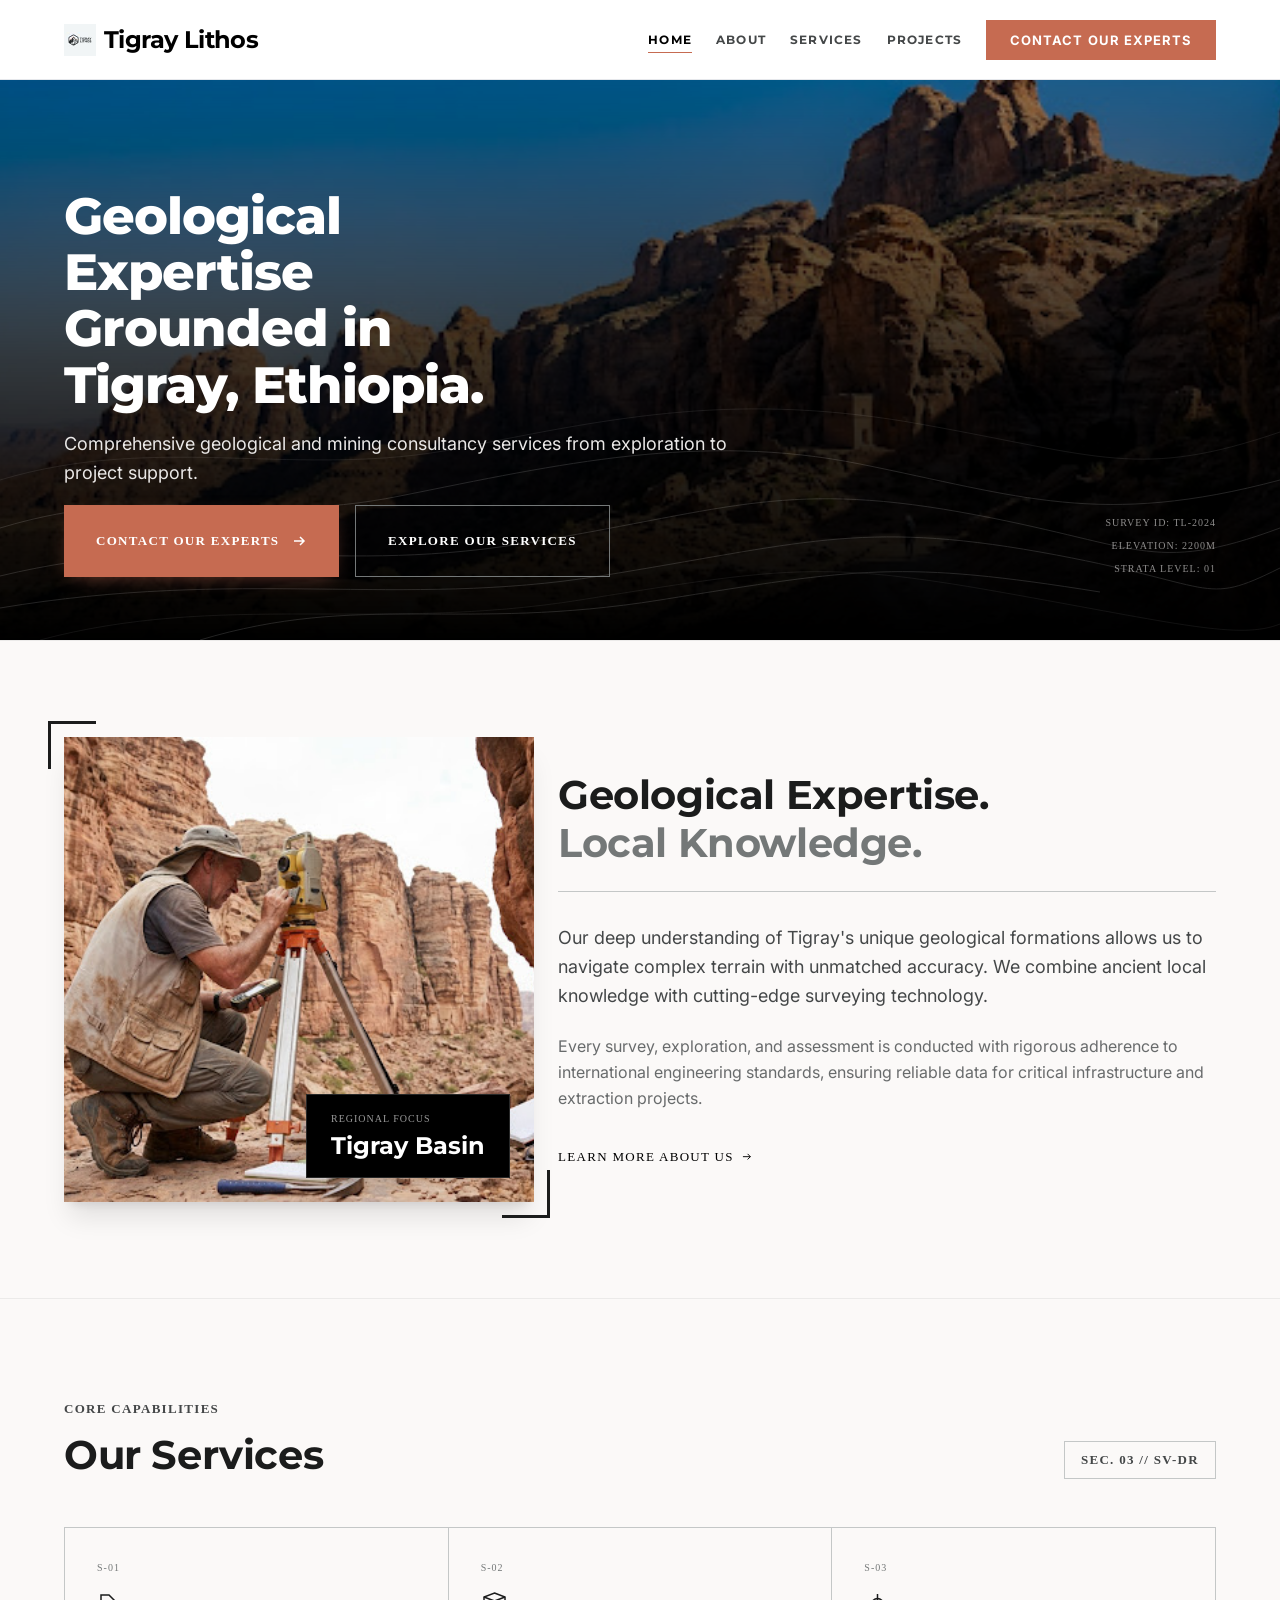
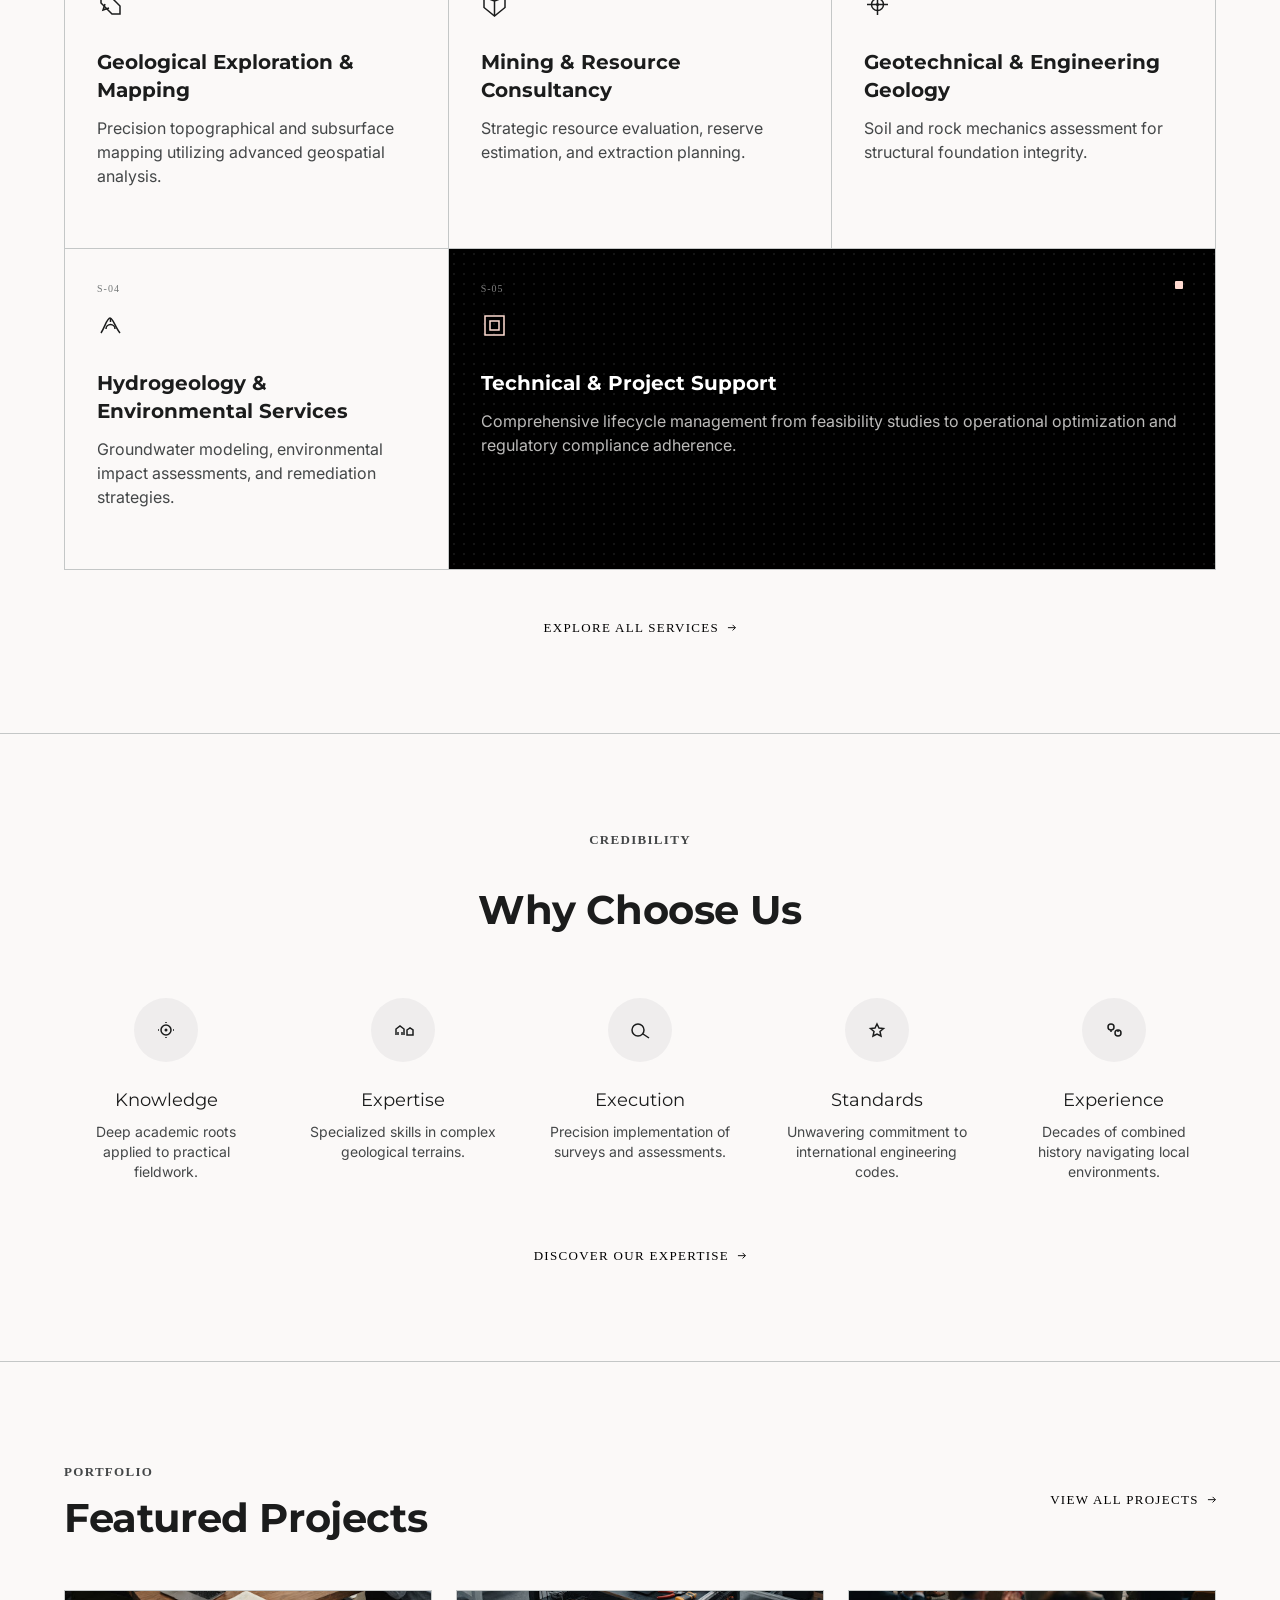
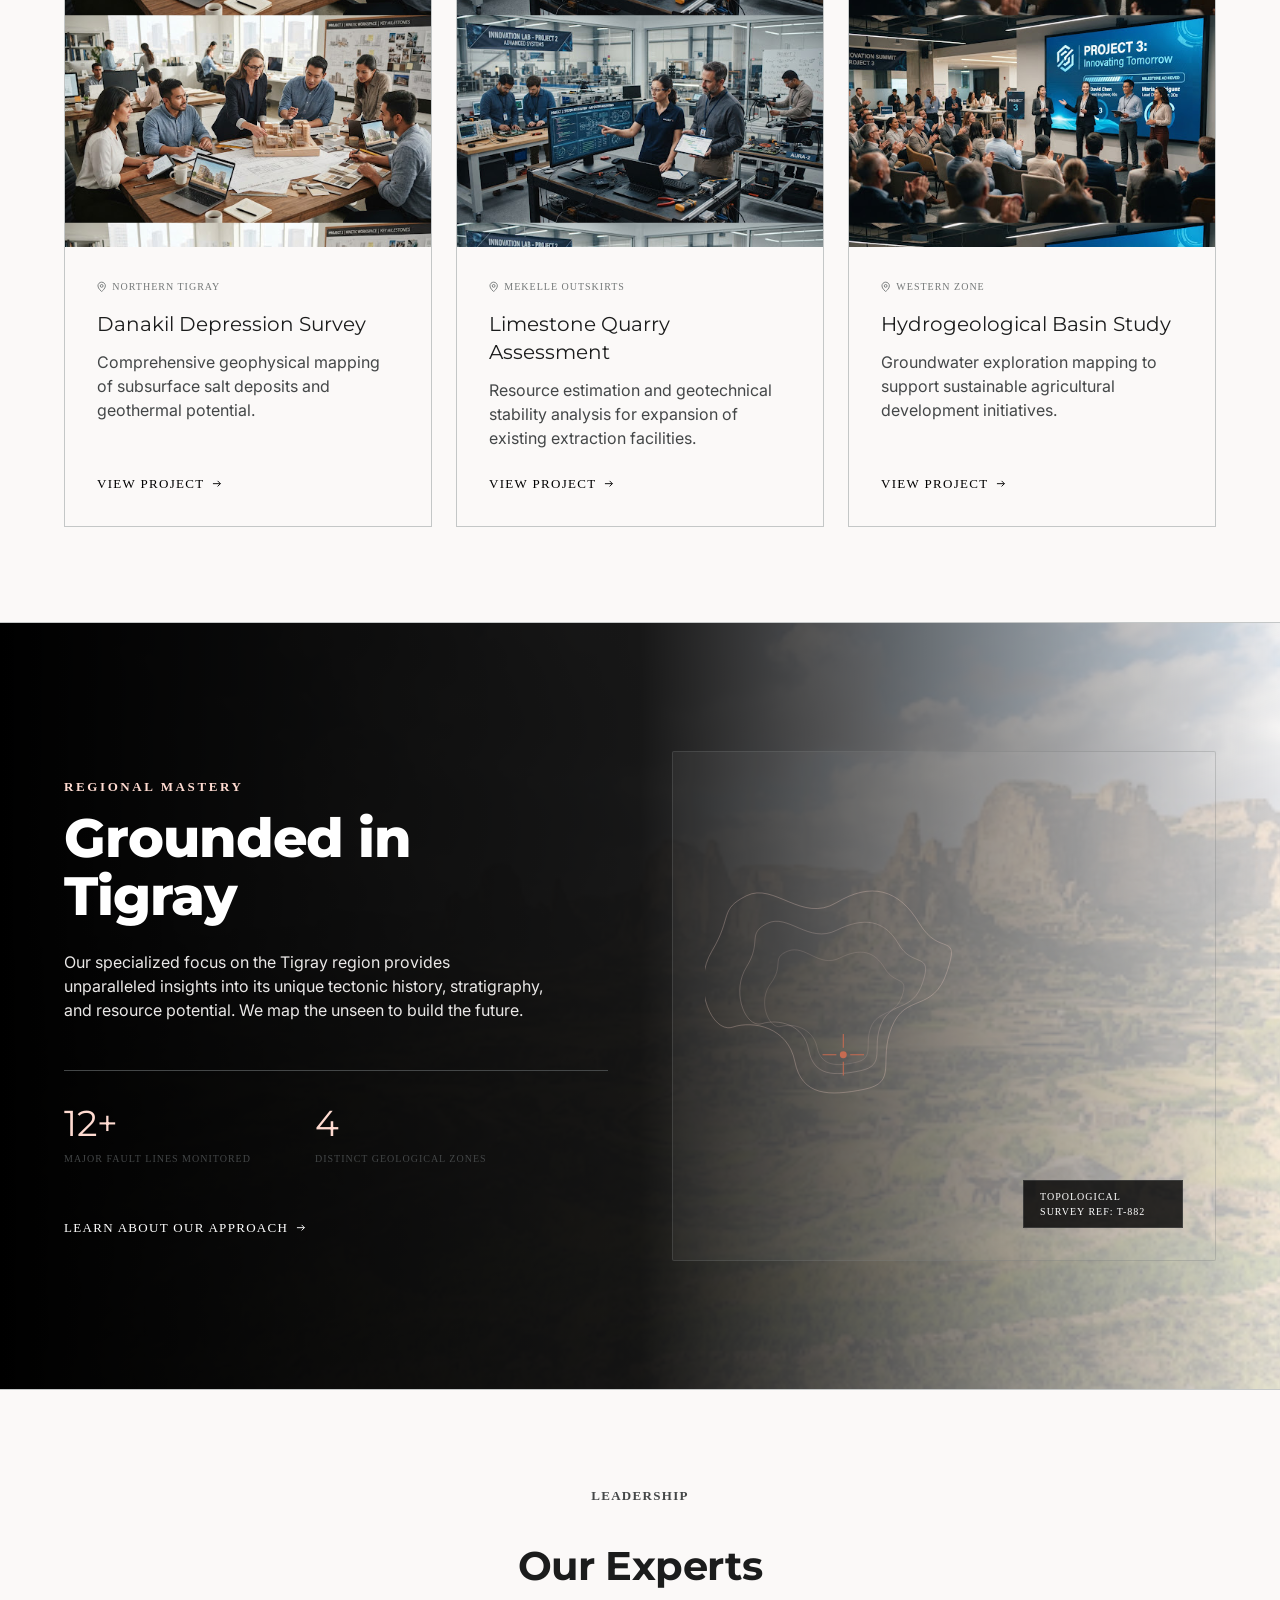
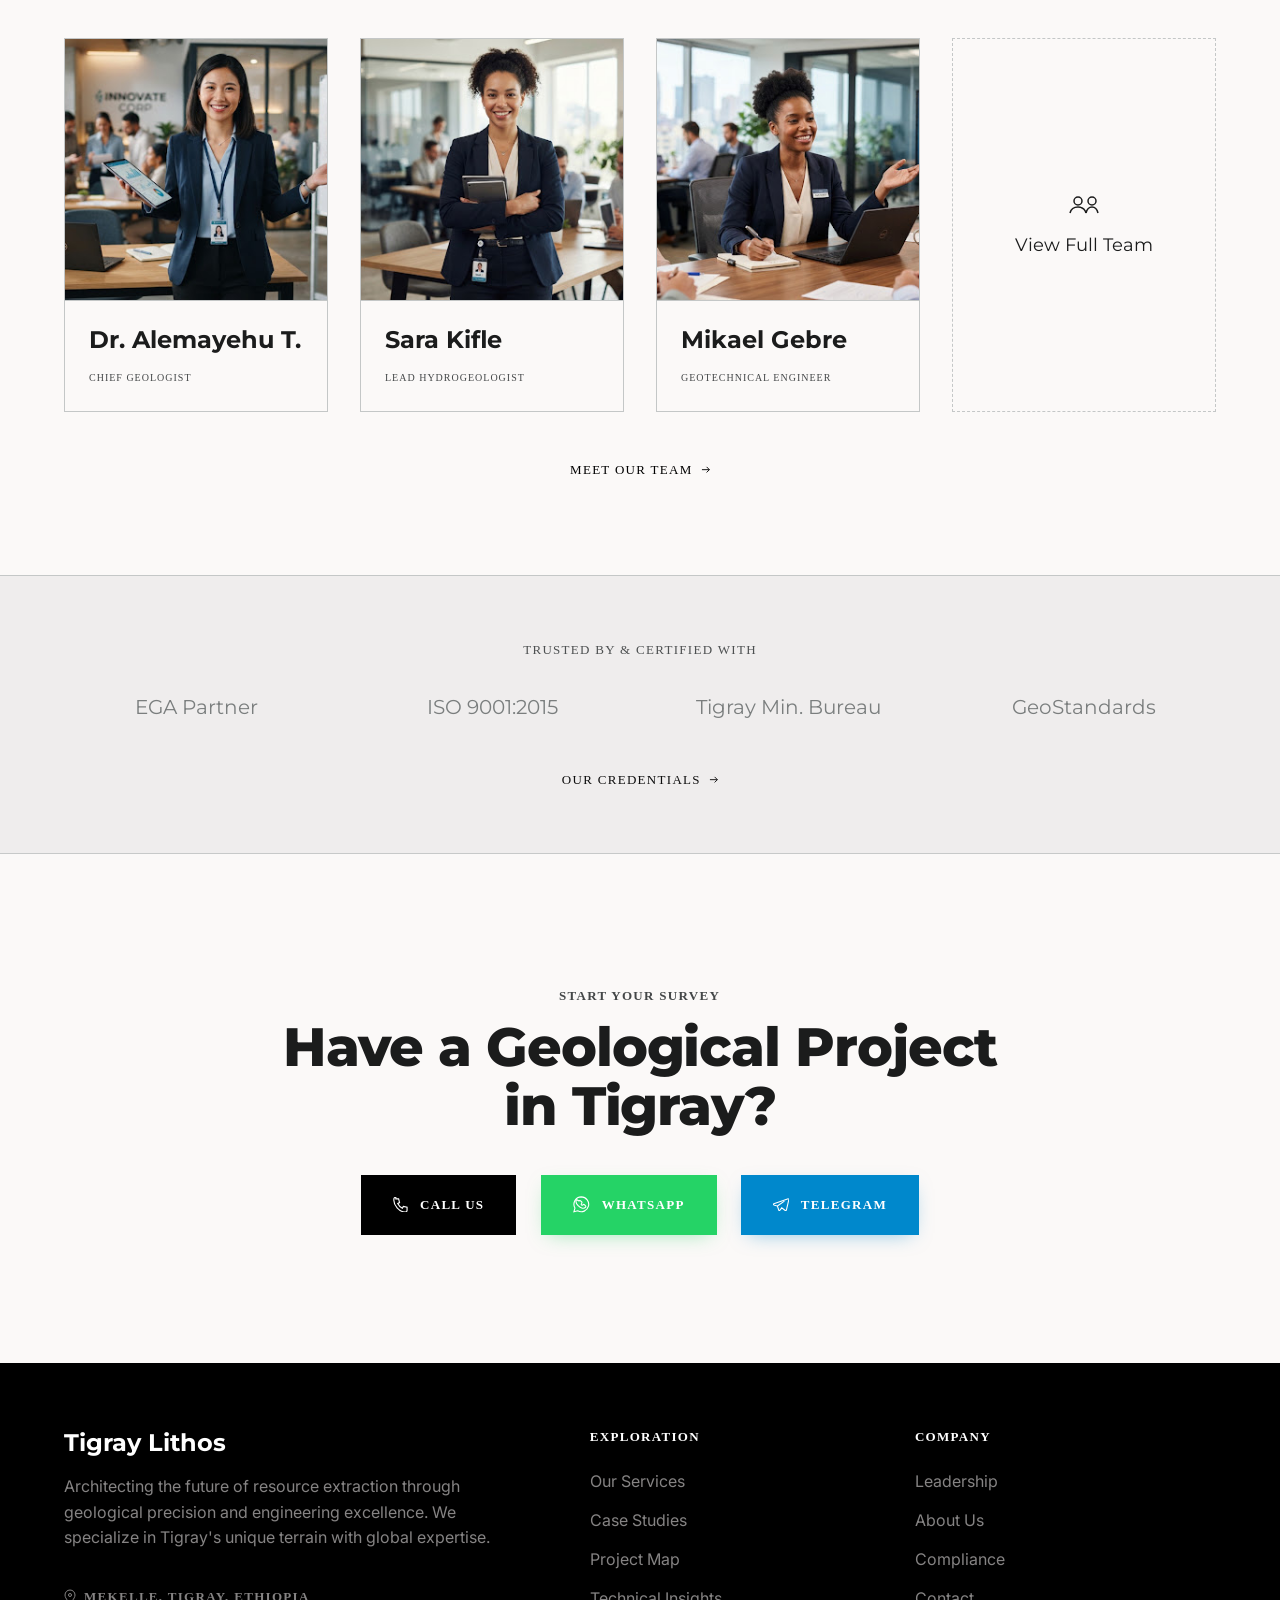
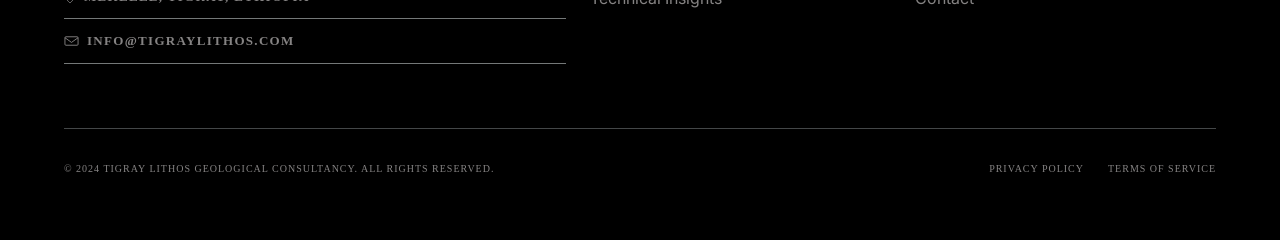
<file: index.html>
<!DOCTYPE html>
<html lang="en">
<head>
  <meta charset="UTF-8">
  <meta name="viewport" content="width=device-width, initial-scale=1.0">
  <title>Tigray Lithos — Geological Consultancy</title>
  <meta name="description" content="Comprehensive geological and mining consultancy services from exploration to project support, grounded in Tigray, Ethiopia.">
  <link rel="preconnect" href="https://fonts.googleapis.com">
  <link rel="preconnect" href="https://fonts.gstatic.com" crossorigin>
  <link href="https://fonts.googleapis.com/css2?family=Inter:wght@400;700&family=Montserrat:wght@400;700;800&display=swap" rel="stylesheet">
  <link rel="preload" as="image" href="assets/images/hero_bg.png">
  <link rel="stylesheet" href="css/style.css">
</head>
<body>

  <!-- HEADER -->
  <header class="site-header" id="siteHeader">
    <div class="header-inner">
      <a href="#home" class="brand">
        <img src="assets/images/logo.png" alt="Tigray Lithos logo" class="brand-logo" width="32" height="32">
        <span class="brand-name">Tigray Lithos</span>
      </a>
      <nav class="main-nav" aria-label="Primary">
        <a href="index.html" class="is-active">HOME</a>
        <a href="about.html">ABOUT</a>
        <a href="services.html">SERVICES</a>
        <a href="projects.html">PROJECTS</a>
        <a href="contact.html" class="nav-cta">CONTACT OUR EXPERTS</a>
      </nav>
      <button class="menu-toggle" id="menuToggle" aria-label="Open menu" aria-expanded="false" aria-controls="mobileMenu">
        <span class="menu-bar"></span>
        <span class="menu-bar"></span>
        <span class="menu-bar"></span>
      </button>
    </div>
  </header>

  <!-- MOBILE MENU -->
  <div class="mobile-menu" id="mobileMenu" aria-hidden="true">
    <nav class="mobile-nav" aria-label="Mobile">
      <a href="index.html" class="is-active">HOME</a>
      <a href="about.html">ABOUT</a>
      <a href="services.html">SERVICES</a>
      <a href="projects.html">PROJECTS</a>
      <a href="contact.html" class="mobile-cta">CONTACT OUR EXPERTS</a>
    </nav>
  </div>

  <main>

    <!-- HERO -->
    <section id="home" class="hero">
      <div class="hero-bg" style="background-image:url('assets/images/hero_bg.png')"></div>
      <div class="hero-overlay"></div>
      <div class="hero-gradient"></div>
      <div class="hero-topo" aria-hidden="true">
        <svg viewBox="0 0 1280 700" preserveAspectRatio="none">
          <path d="M0 560 C 160 500, 240 560, 400 520 S 700 440, 860 480 S 1100 560, 1280 500" fill="none" stroke="#fff" stroke-width="1"/>
          <path d="M0 620 C 200 560, 320 620, 520 580 S 780 500, 960 540 S 1150 620, 1280 560" fill="none" stroke="#fff" stroke-width="1"/>
          <path d="M0 660 C 240 610, 400 660, 600 620 S 860 550, 1040 590 S 1200 660, 1280 610" fill="none" stroke="#fff" stroke-width="1"/>
          <path d="M200 700 C 360 640, 460 690, 660 650 S 900 600, 1100 640" fill="none" stroke="#fff" stroke-width="1"/>
          <path d="M0 500 C 160 440, 300 500, 460 460 S 740 390, 920 430 S 1140 500, 1280 440" fill="none" stroke="#fff" stroke-width="1" opacity="0.6"/>
          <path d="M40 700 C 220 640, 380 690, 580 650 S 820 600, 1000 640 S 1240 700, 1280 680" fill="none" stroke="#fff" stroke-width="1" opacity="0.5"/>
        </svg>
      </div>
      <div class="hero-content">
        <div class="hero-left">
          <h1>Geological Expertise<br>Grounded in<br>Tigray, Ethiopia.</h1>
          <p class="hero-sub">Comprehensive geological and mining consultancy services from exploration to project support.</p>
          <div class="hero-ctas">
            <a href="#contact" class="btn btn-accent">
              CONTACT OUR EXPERTS
              <svg width="16" height="16" viewBox="0 0 16 16" fill="none" aria-hidden="true"><path d="M3 8h10M9 4l4 4-4 4" stroke="currentColor" stroke-width="1.5"/></svg>
            </a>
            <a href="#services" class="btn btn-outline">
              EXPLORE OUR SERVICES
            </a>
          </div>
        </div>
        <div class="hero-right">
          <div class="survey-data">
            <span>SURVEY ID: TL-2024</span>
            <span>ELEVATION: 2200M</span>
            <span>STRATA LEVEL: 01</span>
          </div>
        </div>
      </div>
    </section>

    <!-- INTRODUCTION / ABOUT PREVIEW -->
    <section id="about" class="section-intro">
      <div class="container">
        <div class="intro-grid">
          <div class="intro-image-wrap reveal">
            <span class="corner corner-tl"></span>
            <span class="corner corner-br"></span>
            <img src="assets/images/tigray_basin.png" alt="Tigray basin landscape" class="intro-image" loading="lazy">
            <div class="intro-card">
              <span class="intro-card-label">REGIONAL FOCUS</span>
              <span class="intro-card-title">Tigray Basin</span>
            </div>
          </div>
          <div class="intro-text reveal" data-delay="100">
            <h2>Geological Expertise.<br><span class="muted">Local Knowledge.</span></h2>
            <div class="divider-line"></div>
            <p>Our deep understanding of Tigray's unique geological formations allows us to navigate complex terrain with unmatched accuracy. We combine ancient local knowledge with cutting-edge surveying technology.</p>
            <p class="intro-p2">Every survey, exploration, and assessment is conducted with rigorous adherence to international engineering standards, ensuring reliable data for critical infrastructure and extraction projects.</p>
            <a href="about.html" class="link-arrow">LEARN MORE ABOUT US
              <svg class="arrow-icon" width="9.33" height="9.33" viewBox="0 0 10 10" fill="none" aria-hidden="true"><path d="M1 5h8M6 2l3 3-3 3" stroke="currentColor" stroke-width="1"/></svg>
            </a>
          </div>
        </div>
      </div>
    </section>

    <!-- SERVICES -->
    <section id="services" class="section-services">
      <div class="container">
        <div class="section-head reveal">
          <div>
            <span class="eyebrow">CORE CAPABILITIES</span>
            <h2>Our Services</h2>
          </div>
          <span class="badge">SEC. 03 // SV-DR</span>
        </div>
        <div class="services-grid reveal">
          <div class="service-card">
            <span class="service-id">S-01</span>
            <div class="service-icon">
              <svg width="27" height="27" viewBox="0 0 27 27" fill="none" aria-hidden="true"><path d="M4 4h8l11 11v8h-8L4 12V4z" stroke="currentColor" stroke-width="1.5"/><path d="M10 10h.01M16 16h.01M8 13l-2 6 6-2" stroke="currentColor" stroke-width="1.5"/></svg>
            </div>
            <h3>Geological Exploration &amp; Mapping</h3>
            <p>Precision topographical and subsurface mapping utilizing advanced geospatial analysis.</p>
          </div>
          <div class="service-card">
            <span class="service-id">S-02</span>
            <div class="service-icon">
              <svg width="27" height="27" viewBox="0 0 27 27" fill="none" aria-hidden="true"><path d="M13.5 2L24 6v10.5L13.5 25 3 16.5V6l10.5-4z" stroke="currentColor" stroke-width="1.5"/><path d="M3 6l10.5 4M24 6l-10.5 4M13.5 10v15" stroke="currentColor" stroke-width="1.5"/></svg>
            </div>
            <h3>Mining &amp; Resource Consultancy</h3>
            <p>Strategic resource evaluation, reserve estimation, and extraction planning.</p>
          </div>
          <div class="service-card">
            <span class="service-id">S-03</span>
            <div class="service-icon">
              <svg width="27" height="27" viewBox="0 0 27 27" fill="none" aria-hidden="true"><path d="M13.5 3v21M3 13.5h21" stroke="currentColor" stroke-width="1.5"/><circle cx="13.5" cy="13.5" r="6" stroke="currentColor" stroke-width="1.5"/><circle cx="13.5" cy="13.5" r="1.5" fill="currentColor"/></svg>
            </div>
            <h3>Geotechnical &amp; Engineering Geology</h3>
            <p>Soil and rock mechanics assessment for structural foundation integrity.</p>
          </div>
          <div class="service-card">
            <span class="service-id">S-04</span>
            <div class="service-icon">
              <svg width="27" height="27" viewBox="0 0 27 27" fill="none" aria-hidden="true"><path d="M4 21c4-6 6-15 9-15s5 9 10 15" stroke="currentColor" stroke-width="1.5"/><path d="M13.5 6v4M9 17a4.5 4.5 0 0 1 9 0" stroke="currentColor" stroke-width="1.5"/></svg>
            </div>
            <h3>Hydrogeology &amp; Environmental Services</h3>
            <p>Groundwater modeling, environmental impact assessments, and remediation strategies.</p>
          </div>
          <div class="service-card service-card-dark">
            <span class="service-id">S-05</span>
            <span class="pattern" aria-hidden="true"></span>
            <div class="service-icon">
              <svg width="27" height="27" viewBox="0 0 27 27" fill="none" aria-hidden="true"><path d="M4 4h19v19H4V4z" stroke="currentColor" stroke-width="1.5"/><path d="M9 9h9v9H9V9z" stroke="currentColor" stroke-width="1.5"/></svg>
            </div>
            <span class="corner-dot" aria-hidden="true"></span>
            <h3>Technical &amp; Project Support</h3>
            <p>Comprehensive lifecycle management from feasibility studies to operational optimization and regulatory compliance adherence.</p>
          </div>
        </div>
        <div class="section-footer-link reveal">
          <a href="services.html" class="link-arrow">EXPLORE ALL SERVICES
            <svg class="arrow-icon" width="9.33" height="9.33" viewBox="0 0 10 10" fill="none" aria-hidden="true"><path d="M1 5h8M6 2l3 3-3 3" stroke="currentColor" stroke-width="1"/></svg>
          </a>
        </div>
      </div>
    </section>

    <!-- WHY CHOOSE US -->
    <section class="section-why">
      <div class="container">
        <div class="section-head center reveal">
          <span class="eyebrow">CREDIBILITY</span>
          <h2>Why Choose Us</h2>
        </div>
        <div class="why-grid reveal">
          <div class="why-item">
            <div class="why-icon">
              <svg width="22" height="18" viewBox="0 0 22 18" fill="none" aria-hidden="true"><circle cx="11" cy="9" r="5" stroke="currentColor" stroke-width="1.5"/><path d="M11 2V1M18 9h1M11 16v1M4 9H3" stroke="currentColor" stroke-width="1.5"/><circle cx="11" cy="9" r="1.5" fill="currentColor"/></svg>
            </div>
            <h3>Knowledge</h3>
            <p>Deep academic roots applied to practical fieldwork.</p>
          </div>
          <div class="why-item">
            <div class="why-icon">
              <svg width="22" height="18" viewBox="0 0 22 18" fill="none" aria-hidden="true"><path d="M4 14V8l4-3 4 3v6M6 14v-3M10 14v-3" stroke="currentColor" stroke-width="1.5"/><path d="M15 9l3-2 3 2v5h-6V9z" stroke="currentColor" stroke-width="1.5"/></svg>
            </div>
            <h3>Expertise</h3>
            <p>Specialized skills in complex geological terrains.</p>
          </div>
          <div class="why-item">
            <div class="why-icon">
              <svg width="22" height="18" viewBox="0 0 22 18" fill="none" aria-hidden="true"><circle cx="9" cy="9" r="6" stroke="currentColor" stroke-width="1.5"/><path d="M14 13l6 4" stroke="currentColor" stroke-width="1.5"/></svg>
            </div>
            <h3>Execution</h3>
            <p>Precision implementation of surveys and assessments.</p>
          </div>
          <div class="why-item">
            <div class="why-icon">
              <svg width="22" height="18" viewBox="0 0 22 18" fill="none" aria-hidden="true"><path d="M11 3l2 4 4.5.5-3.5 3 1 4.5L11 13l-4 2 1-4.5-3.5-3L9 7l2-4z" stroke="currentColor" stroke-width="1.5"/></svg>
            </div>
            <h3>Standards</h3>
            <p>Unwavering commitment to international engineering codes.</p>
          </div>
          <div class="why-item">
            <div class="why-icon">
              <svg width="22" height="18" viewBox="0 0 22 18" fill="none" aria-hidden="true"><circle cx="8" cy="6" r="3" stroke="currentColor" stroke-width="1.5"/><circle cx="15" cy="12" r="3" stroke="currentColor" stroke-width="1.5"/><path d="M8 9v2M15 9v2" stroke="currentColor" stroke-width="1.5"/></svg>
            </div>
            <h3>Experience</h3>
            <p>Decades of combined history navigating local environments.</p>
          </div>
        </div>
        <div class="section-footer-link reveal">
          <a href="about.html" class="link-arrow">DISCOVER OUR EXPERTISE
            <svg class="arrow-icon" width="9.33" height="9.33" viewBox="0 0 10 10" fill="none" aria-hidden="true"><path d="M1 5h8M6 2l3 3-3 3" stroke="currentColor" stroke-width="1"/></svg>
          </a>
        </div>
      </div>
    </section>

    <!-- FEATURED PROJECTS -->
    <section id="projects" class="section-projects">
      <div class="container">
        <div class="section-head row reveal">
          <div>
            <span class="eyebrow">PORTFOLIO</span>
            <h2>Featured Projects</h2>
          </div>
          <a href="projects.html" class="link-arrow">VIEW ALL PROJECTS
            <svg class="arrow-icon" width="9.33" height="9.33" viewBox="0 0 10 10" fill="none" aria-hidden="true"><path d="M1 5h8M6 2l3 3-3 3" stroke="currentColor" stroke-width="1"/></svg>
          </a>
        </div>
        <div class="projects-grid reveal">
          <article class="project-card">
            <div class="project-image" style="background-image:url('assets/images/project_danakil.png')"></div>
            <div class="project-content">
              <span class="project-location">
                <svg width="9.33" height="11.67" viewBox="0 0 10 12" fill="none" aria-hidden="true"><path d="M5 1C2.8 1 1 2.8 1 5c0 3 4 6 4 6s4-3 4-6C9 2.8 7.2 1 5 1z" stroke="currentColor" stroke-width="1"/><circle cx="5" cy="5" r="1.5" stroke="currentColor"/></svg>
                NORTHERN TIGRAY
              </span>
              <h3>Danakil Depression Survey</h3>
              <p>Comprehensive geophysical mapping of subsurface salt deposits and geothermal potential.</p>
              <a href="projects.html" class="link-arrow">View Project
                <svg class="arrow-icon" width="9.33" height="9.33" viewBox="0 0 10 10" fill="none" aria-hidden="true"><path d="M1 5h8M6 2l3 3-3 3" stroke="currentColor" stroke-width="1"/></svg>
              </a>
            </div>
          </article>
          <article class="project-card">
            <div class="project-image" style="background-image:url('assets/images/project_limestone.png')"></div>
            <div class="project-content">
              <span class="project-location">
                <svg width="9.33" height="11.67" viewBox="0 0 10 12" fill="none" aria-hidden="true"><path d="M5 1C2.8 1 1 2.8 1 5c0 3 4 6 4 6s4-3 4-6C9 2.8 7.2 1 5 1z" stroke="currentColor" stroke-width="1"/><circle cx="5" cy="5" r="1.5" stroke="currentColor"/></svg>
                MEKELLE OUTSKIRTS
              </span>
              <h3>Limestone Quarry Assessment</h3>
              <p>Resource estimation and geotechnical stability analysis for expansion of existing extraction facilities.</p>
              <a href="projects.html" class="link-arrow">View Project
                <svg class="arrow-icon" width="9.33" height="9.33" viewBox="0 0 10 10" fill="none" aria-hidden="true"><path d="M1 5h8M6 2l3 3-3 3" stroke="currentColor" stroke-width="1"/></svg>
              </a>
            </div>
          </article>
          <article class="project-card">
            <div class="project-image" style="background-image:url('assets/images/project_hydro.png')"></div>
            <div class="project-content">
              <span class="project-location">
                <svg width="9.33" height="11.67" viewBox="0 0 10 12" fill="none" aria-hidden="true"><path d="M5 1C2.8 1 1 2.8 1 5c0 3 4 6 4 6s4-3 4-6C9 2.8 7.2 1 5 1z" stroke="currentColor" stroke-width="1"/><circle cx="5" cy="5" r="1.5" stroke="currentColor"/></svg>
                WESTERN ZONE
              </span>
              <h3>Hydrogeological Basin Study</h3>
              <p>Groundwater exploration mapping to support sustainable agricultural development initiatives.</p>
              <a href="projects.html" class="link-arrow">View Project
                <svg class="arrow-icon" width="9.33" height="9.33" viewBox="0 0 10 10" fill="none" aria-hidden="true"><path d="M1 5h8M6 2l3 3-3 3" stroke="currentColor" stroke-width="1"/></svg>
              </a>
            </div>
          </article>
        </div>
      </div>
    </section>

    <!-- TIGRAY GEOLOGICAL FOCUS -->
    <section class="section-focus">
      <div class="focus-bg" style="background-image:url('assets/images/tigray_focus_bg.png')"></div>
      <div class="focus-gradient"></div>
      <div class="container">
        <div class="focus-grid">
          <div class="focus-left reveal">
            <span class="eyebrow light">REGIONAL MASTERY</span>
            <h2>Grounded in<br>Tigray</h2>
            <p>Our specialized focus on the Tigray region provides unparalleled insights into its unique tectonic history, stratigraphy, and resource potential. We map the unseen to build the future.</p>
            <div class="focus-stats">
              <div class="stat">
                <span class="stat-number">12+</span>
                <span class="stat-label">MAJOR FAULT LINES MONITORED</span>
              </div>
              <div class="stat">
                <span class="stat-number">4</span>
                <span class="stat-label">DISTINCT GEOLOGICAL ZONES</span>
              </div>
            </div>
            <a href="about.html" class="link-arrow light">LEARN ABOUT OUR APPROACH
              <svg class="arrow-icon" width="9.33" height="9.33" viewBox="0 0 10 10" fill="none" aria-hidden="true"><path d="M1 5h8M6 2l3 3-3 3" stroke="currentColor" stroke-width="1"/></svg>
            </a>
          </div>
          <div class="focus-right reveal" data-delay="150">
            <div class="focus-card">
              <svg class="focus-map" width="100%" viewBox="0 0 460 510" fill="none" preserveAspectRatio="xMidYMid meet" aria-hidden="true">
                <path d="M60 30c40-20 80 40 130 10s90-20 120 30 60 10 40 70-60 30-80 80 10 80-40 90-90 10-100-40-60-60-90-50-60-60-30-110S20 50 60 30z" stroke="#FFDBD1" stroke-width="1" opacity="0.4" fill="none"/>
                <path d="M90 70c30-15 60 30 100 10s70-15 90 20 50 10 35 55-45 25-60 60 8 60-30 68-68 8-75-30-45-45-68-38-45-45-22-82S60 85 90 70z" stroke="#FFDBD1" stroke-width="1" opacity="0.3" fill="none"/>
                <path d="M120 110c25-10 45 25 75 10s50-10 65 15 35 10 25 40-35 20-45 45 6 45-22 51-50 6-56-22-35-35-52-30-35-35-15-62S95 120 120 110z" stroke="#FFDBD1" stroke-width="1" opacity="0.2" fill="none"/>
                <circle cx="200" cy="260" r="5" fill="#C66B51"/>
                <path d="M200 250v-20M200 270v20M190 260h-20M210 260h20" stroke="#C66B51" stroke-width="1.5"/>
              </svg>
              <span class="focus-badge">TOPOLOGICAL SURVEY REF: T-882</span>
            </div>
          </div>
        </div>
      </div>
    </section>

    <!-- TEAM PREVIEW -->
    <section id="team" class="section-team">
      <div class="container">
        <div class="section-head center reveal">
          <span class="eyebrow">LEADERSHIP</span>
          <h2>Our Experts</h2>
        </div>
        <div class="team-grid reveal">
          <div class="team-card">
            <div class="team-photo" style="background-image:url('assets/images/team_1.png')"></div>
            <div class="team-info">
              <h3>Dr. Alemayehu T.</h3>
              <span>CHIEF GEOLOGIST</span>
            </div>
          </div>
          <div class="team-card">
            <div class="team-photo" style="background-image:url('assets/images/team_2.png')"></div>
            <div class="team-info">
              <h3>Sara Kifle</h3>
              <span>LEAD HYDROGEOLOGIST</span>
            </div>
          </div>
          <div class="team-card">
            <div class="team-photo" style="background-image:url('assets/images/team_3.png')"></div>
            <div class="team-info">
              <h3>Mikael Gebre</h3>
              <span>GEOTECHNICAL ENGINEER</span>
            </div>
          </div>
          <a href="about.html" class="team-card team-card-cta">
            <svg width="33" height="24" viewBox="0 0 33 24" fill="none" aria-hidden="true"><circle cx="10" cy="9" r="4" stroke="currentColor" stroke-width="1.5"/><path d="M2 21c1-4 4-6 8-6s7 2 8 6" stroke="currentColor" stroke-width="1.5"/><circle cx="24" cy="9" r="4" stroke="currentColor" stroke-width="1.5"/><path d="M18 21c1-4 3-6 6-6s5 2 6 6" stroke="currentColor" stroke-width="1.5"/></svg>
            <span>View Full Team</span>
          </a>
        </div>
        <div class="section-footer-link reveal">
          <a href="about.html" class="link-arrow">MEET OUR TEAM
            <svg class="arrow-icon" width="9.33" height="9.33" viewBox="0 0 10 10" fill="none" aria-hidden="true"><path d="M1 5h8M6 2l3 3-3 3" stroke="currentColor" stroke-width="1"/></svg>
          </a>
        </div>
      </div>
    </section>

    <!-- CREDENTIALS -->
    <section class="section-credentials">
      <div class="container">
        <span class="credentials-label reveal">TRUSTED BY &amp; CERTIFIED WITH</span>
        <div class="credentials-grid reveal">
          <span class="credential">EGA Partner</span>
          <span class="credential">ISO 9001:2015</span>
          <span class="credential">Tigray Min. Bureau</span>
          <span class="credential">GeoStandards</span>
        </div>
        <div class="section-footer-link reveal">
          <a href="about.html" class="link-arrow">OUR CREDENTIALS
            <svg class="arrow-icon" width="9.33" height="9.33" viewBox="0 0 10 10" fill="none" aria-hidden="true"><path d="M1 5h8M6 2l3 3-3 3" stroke="currentColor" stroke-width="1"/></svg>
          </a>
        </div>
      </div>
    </section>

    <!-- FINAL CTA -->
    <section id="contact" class="section-cta">
      <div class="container center">
        <span class="eyebrow reveal">START YOUR SURVEY</span>
        <h2 class="reveal">Have a Geological Project<br>in Tigray?</h2>
        <div class="cta-buttons reveal">
          <a href="tel:" class="btn btn-black">
            <svg width="15" height="15" viewBox="0 0 16 16" fill="none" aria-hidden="true"><path d="M3 2h3l1 4-2 1c1 2 3 4 5 5l1-2 4 1v3c0 1-1 2-2 2C7 16 0 9 1 2c0-1 1-2 2-2z" stroke="currentColor" stroke-width="1.2"/></svg>
            CALL US
          </a>
          <a href="https://wa.me/" class="btn btn-whatsapp">
            <svg width="16.67" height="16.67" viewBox="0 0 18 18" fill="none" aria-hidden="true"><path d="M9 1a8 8 0 0 0-6.9 12L1 17l4.1-1A8 8 0 1 0 9 1z" stroke="currentColor" stroke-width="1.2"/><path d="M6.5 5.5c.5-1 1.5-.5 2 0l1 1c.5.5 0 1.5-.5 2-.3.3-.2.7.2 1.1.4.4.8.5 1.1.2.5-.5 1.5-1 2-.5l1 1c.5.5 1 1.5 0 2C12 14 8.5 13.5 5.5 10.5c-3-3-2.5-6-1.5-6.5z" stroke="currentColor" stroke-width="1.2"/></svg>
            WHATSAPP
          </a>
          <a href="https://t.me/" class="btn btn-telegram">
            <svg width="15.83" height="13.33" viewBox="0 0 18 15" fill="none" aria-hidden="true"><path d="M16.5 1L1 6.5c-.7.3-.7 1 0 1.3l4 1.3 1.5 4.5c.2.7 1 .8 1.4.2l2-2.7 4 3c.5.4 1.3.1 1.4-.6L18 1.8C18.1 1 17.4.7 16.5 1z" stroke="currentColor" stroke-width="1.2"/><path d="M5 9l8-5.5" stroke="currentColor" stroke-width="1.2"/></svg>
            TELEGRAM
          </a>
        </div>
      </div>
    </section>

  </main>

  <!-- FOOTER -->
  <footer class="site-footer">
    <div class="container">
      <div class="footer-grid">
        <div class="footer-brand">
          <span class="footer-name">Tigray Lithos</span>
          <p>Architecting the future of resource extraction through geological precision and engineering excellence. We specialize in Tigray's unique terrain with global expertise.</p>
          <div class="footer-contact-row">
            <svg width="12" height="15" viewBox="0 0 12 15" fill="none" aria-hidden="true"><path d="M6 1C3.2 1 1 3.2 1 6c0 3.8 5 8 5 8s5-4.2 5-8c0-2.8-2.2-5-5-5z" stroke="currentColor" stroke-width="1"/><circle cx="6" cy="6" r="1.5" stroke="currentColor"/></svg>
            MEKELLE, TIGRAY, ETHIOPIA
          </div>
          <div class="footer-contact-row">
            <svg width="15" height="12" viewBox="0 0 16 12" fill="none" aria-hidden="true"><rect x="1" y="1.5" width="14" height="9" rx="1" stroke="currentColor" stroke-width="1"/><path d="M1 2.5l7 5 7-5" stroke="currentColor" stroke-width="1"/></svg>
            INFO@TIGRAYLITHOS.COM
          </div>
        </div>
        <div class="footer-col">
          <span class="footer-col-title">EXPLORATION</span>
          <a href="services.html">Our Services</a>
          <a href="projects.html">Case Studies</a>
          <a href="projects.html">Project Map</a>
          <a href="services.html">Technical Insights</a>
        </div>
        <div class="footer-col">
          <span class="footer-col-title">COMPANY</span>
          <a href="about.html">Leadership</a>
          <a href="about.html">About Us</a>
          <a href="about.html">Compliance</a>
          <a href="contact.html">Contact</a>
        </div>
      </div>
      <div class="footer-bottom">
        <span>© 2024 TIGRAY LITHOS GEOLOGICAL CONSULTANCY. ALL RIGHTS RESERVED.</span>
        <div class="footer-legal">
          <a href="#">PRIVACY POLICY</a>
          <a href="#">TERMS OF SERVICE</a>
        </div>
      </div>
    </div>
  </footer>

  <script src="js/main.js" defer></script>
</body>
</html>
</file>
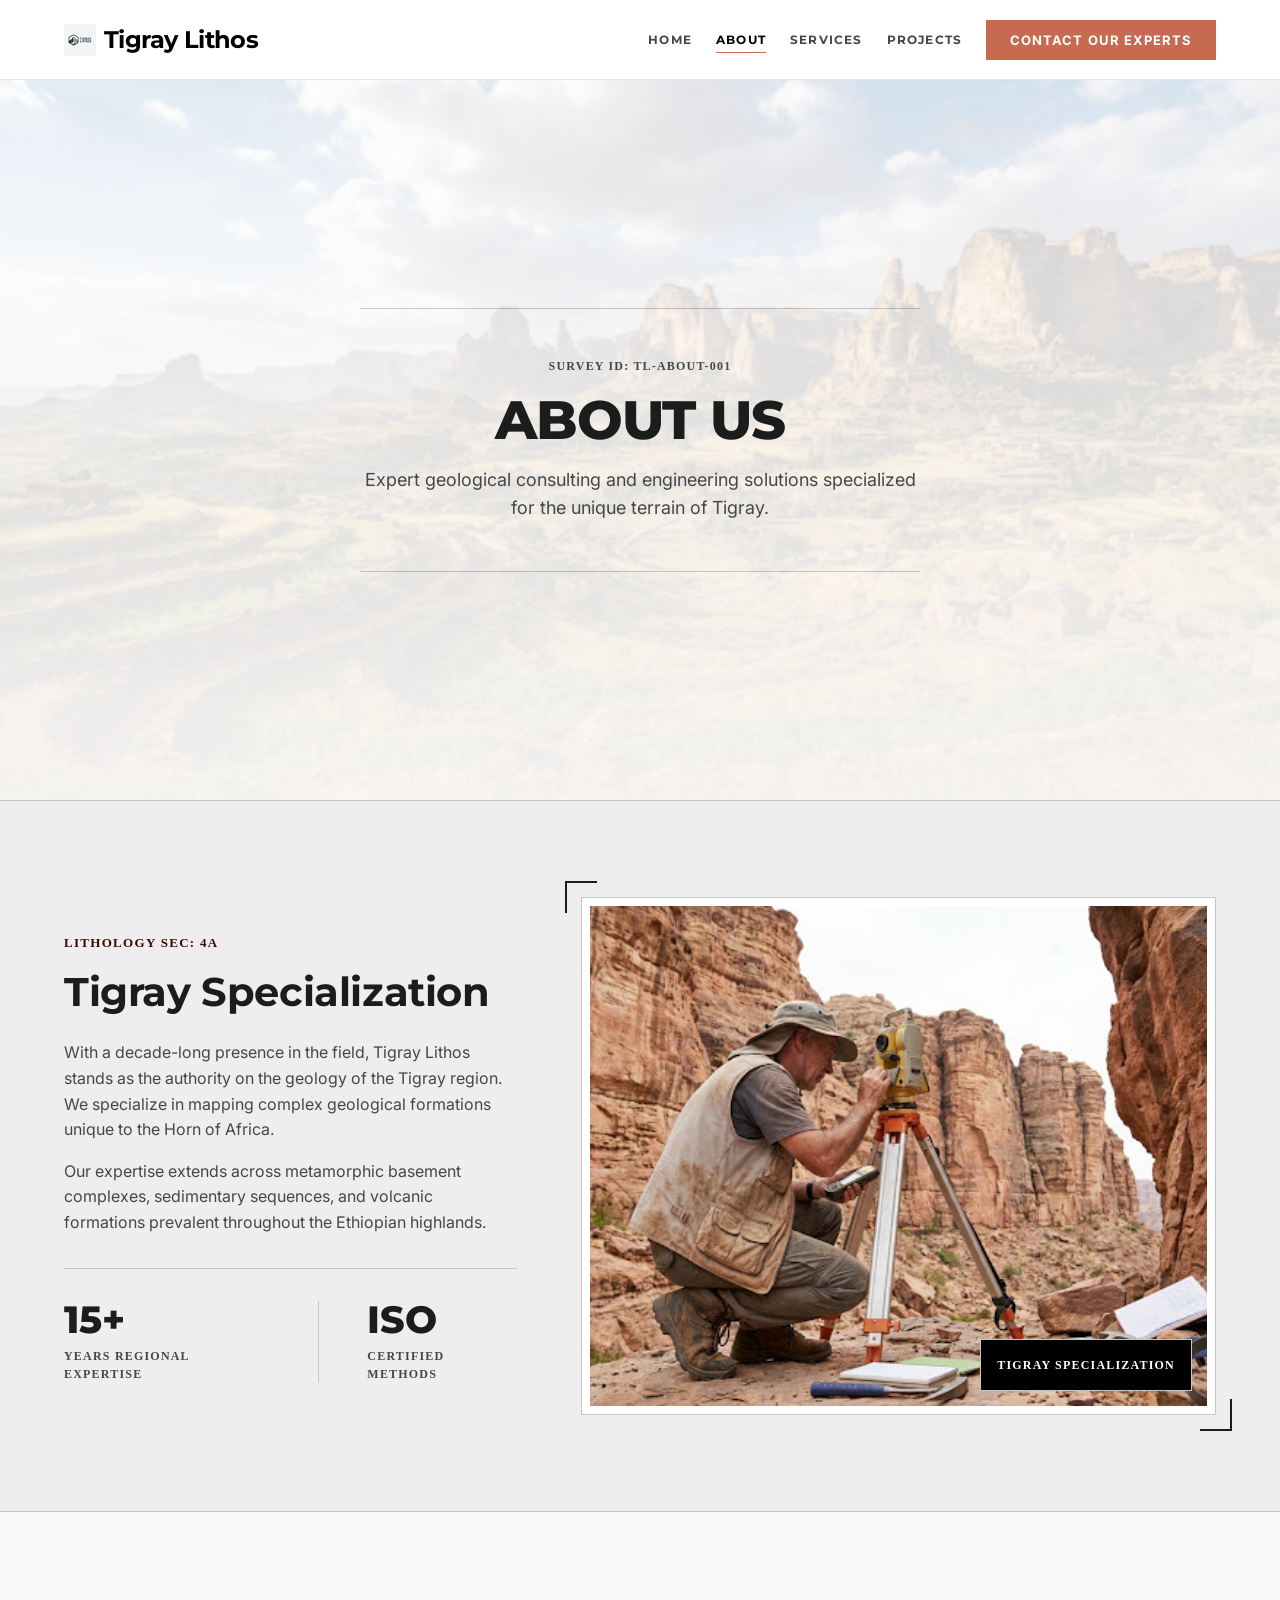
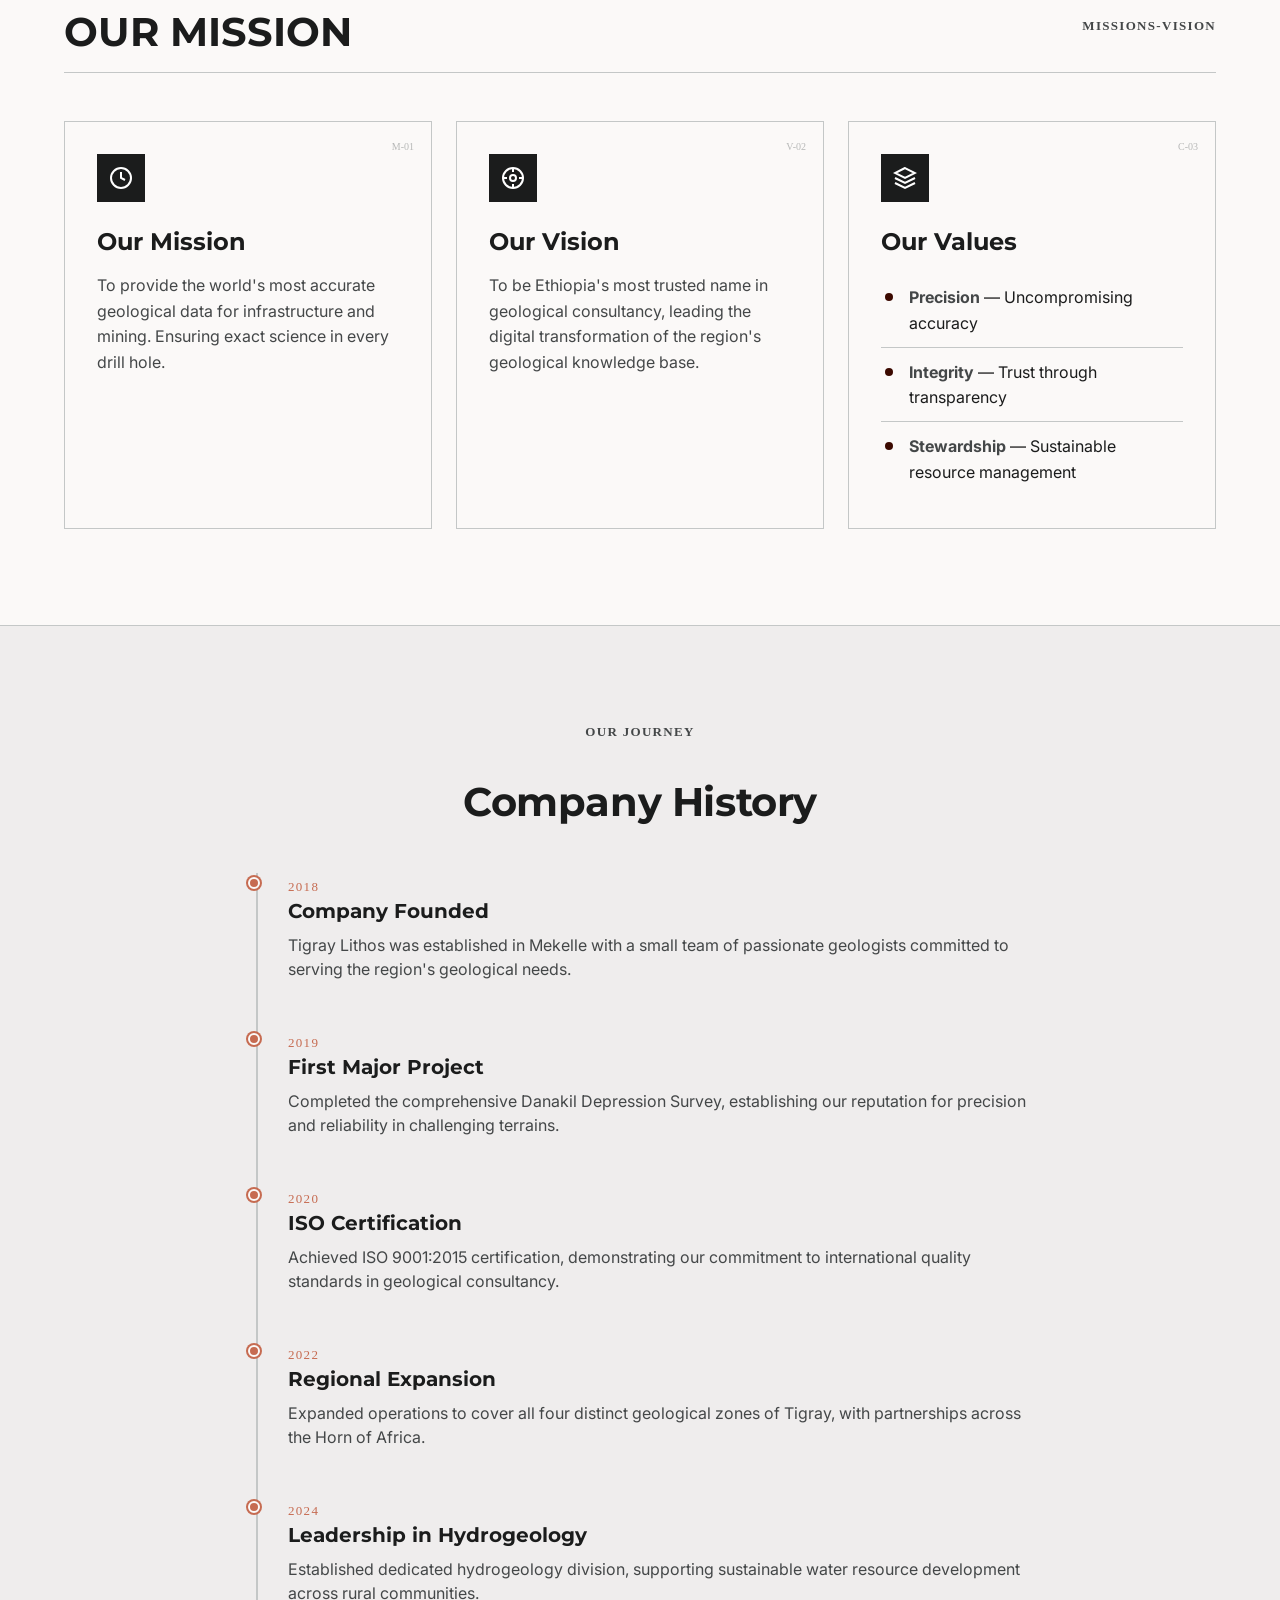
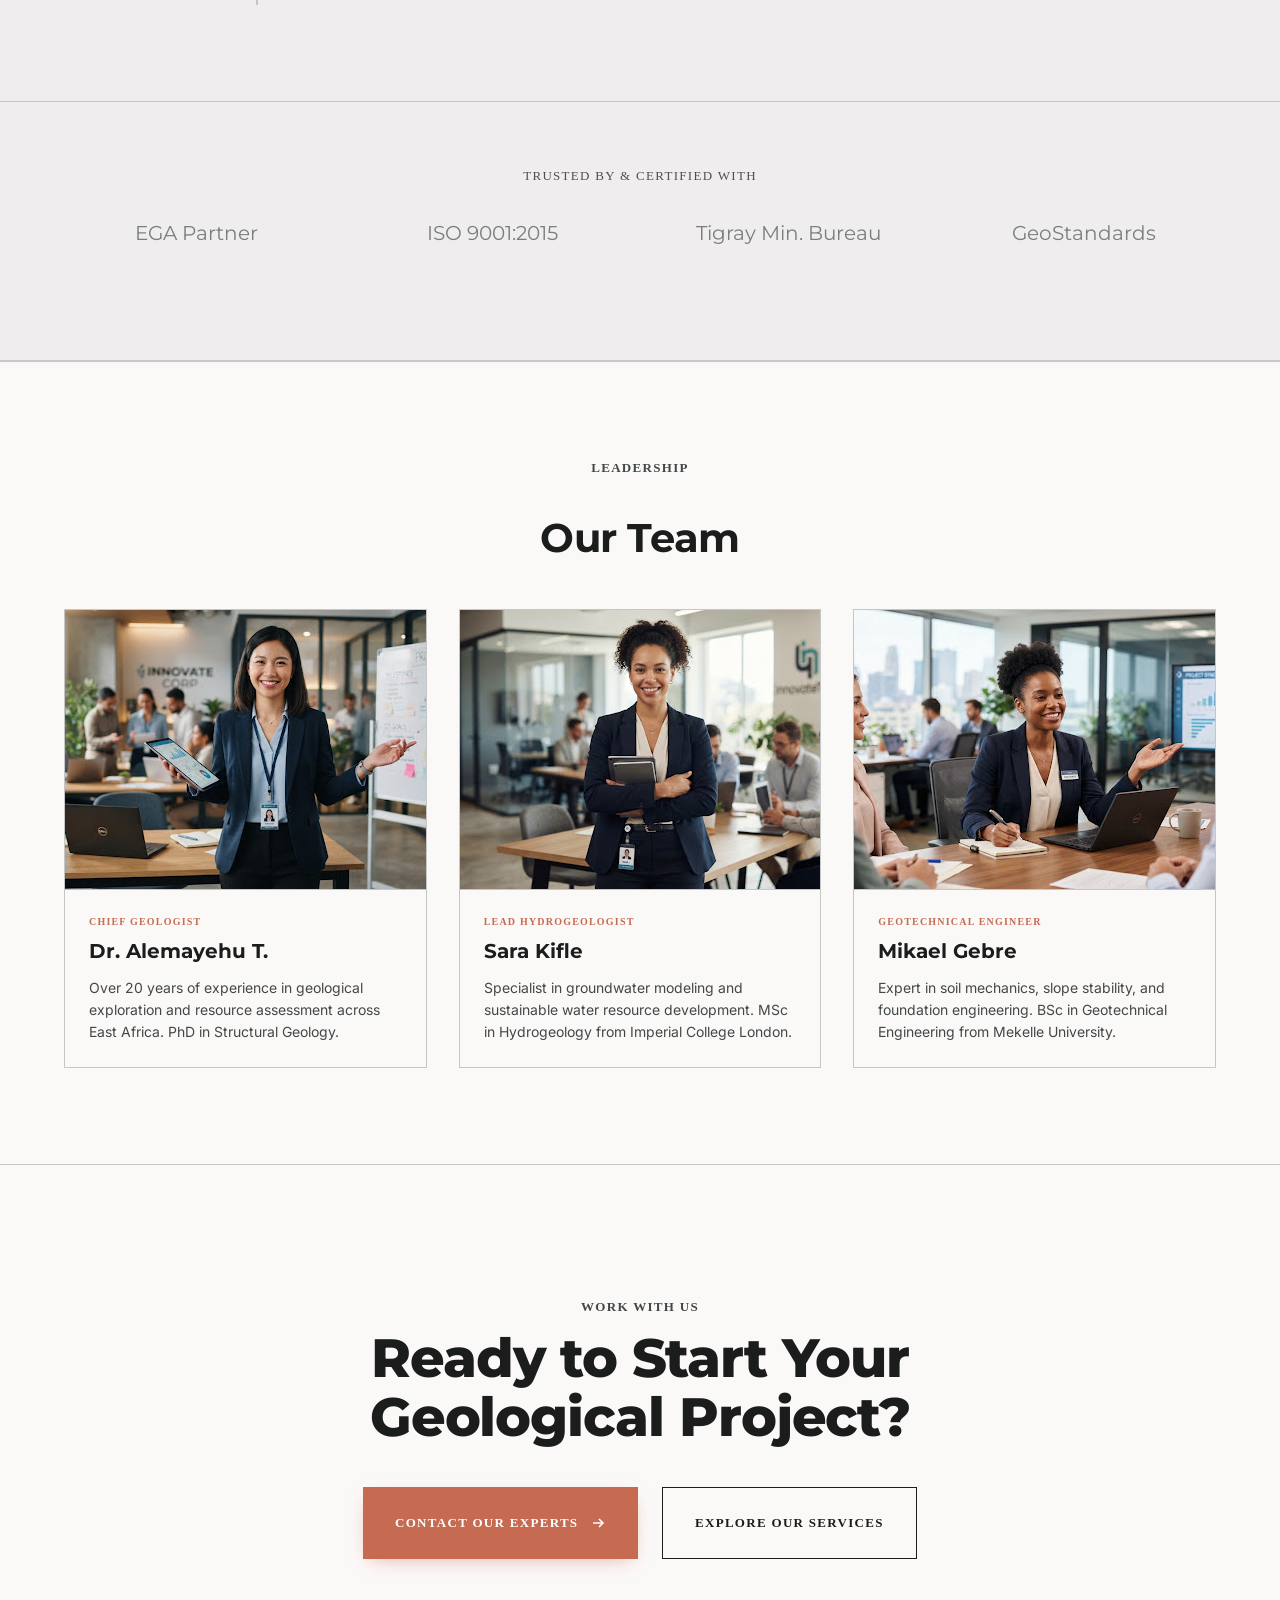
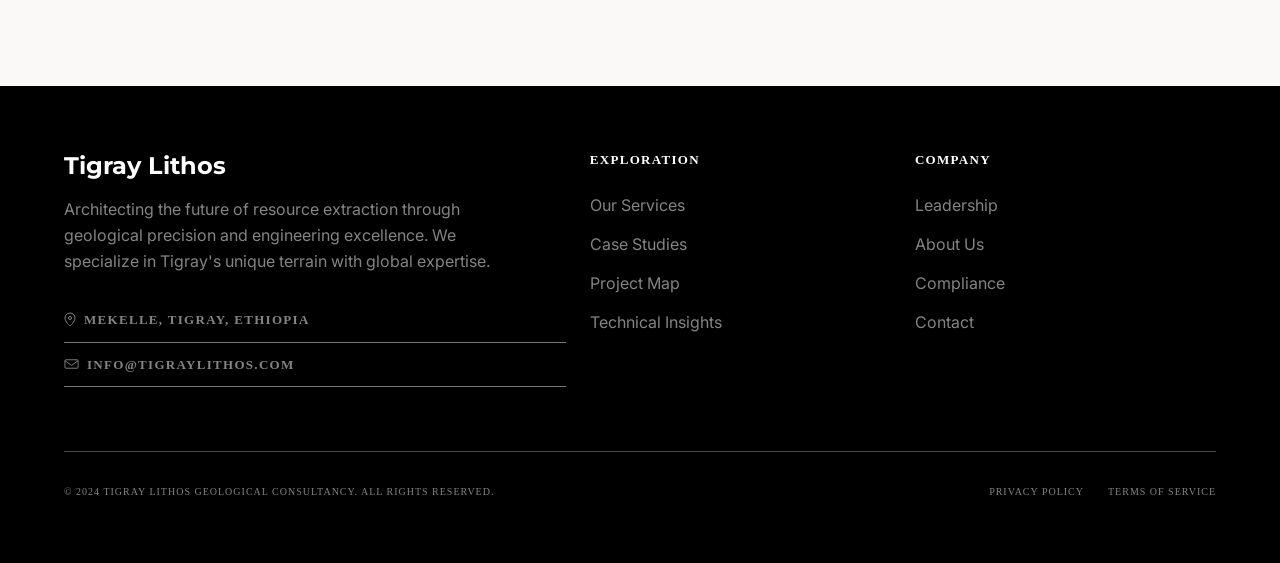
<file: about.html>
<!DOCTYPE html>
<html lang="en">
<head>
  <meta charset="UTF-8">
  <meta name="viewport" content="width=device-width, initial-scale=1.0">
  <title>About Us — Tigray Lithos</title>
  <meta name="description" content="Learn about Tigray Lithos Geological Consultancy — our mission, history, and the expert team behind Ethiopia's leading geological consultancy.">
  <link rel="preconnect" href="https://fonts.googleapis.com">
  <link rel="preconnect" href="https://fonts.gstatic.com" crossorigin>
  <link href="https://fonts.googleapis.com/css2?family=Inter:wght@400;700&family=Montserrat:wght@400;700;800&display=swap" rel="stylesheet">
  <link rel="stylesheet" href="css/style.css">
</head>
<body>

  <!-- HEADER -->
  <header class="site-header" id="siteHeader">
    <div class="header-inner">
      <a href="index.html" class="brand">
        <img src="assets/images/logo.png" alt="Tigray Lithos logo" class="brand-logo" width="32" height="32">
        <span class="brand-name">Tigray Lithos</span>
      </a>
      <nav class="main-nav" aria-label="Primary">
        <a href="index.html">HOME</a>
        <a href="about.html" class="is-active">ABOUT</a>
        <a href="services.html">SERVICES</a>
        <a href="projects.html">PROJECTS</a>
        <a href="contact.html" class="nav-cta">CONTACT OUR EXPERTS</a>
      </nav>
      <button class="menu-toggle" id="menuToggle" aria-label="Open menu" aria-expanded="false" aria-controls="mobileMenu">
        <span class="menu-bar"></span>
        <span class="menu-bar"></span>
        <span class="menu-bar"></span>
      </button>
    </div>
  </header>

  <!-- MOBILE MENU -->
  <div class="mobile-menu" id="mobileMenu" aria-hidden="true">
    <nav class="mobile-nav" aria-label="Mobile">
      <a href="index.html">HOME</a>
      <a href="about.html" class="is-active">ABOUT</a>
      <a href="services.html">SERVICES</a>
      <a href="projects.html">PROJECTS</a>
      <a href="contact.html" class="mobile-cta">CONTACT OUR EXPERTS</a>
    </nav>
  </div>

  <main>

    <!-- PAGE HERO -->
    <section class="page-hero about-hero">
      <div class="page-hero-bg" style="background-image:url('assets/images/tigray_focus_bg.png')"></div>
      <div class="page-hero-gradient"></div>
      <div class="page-hero-topo" aria-hidden="true">
        <svg viewBox="0 0 1280 400" preserveAspectRatio="none">
          <path d="M0 320 C 160 280, 240 320, 400 300 S 700 260, 860 280 S 1100 320, 1280 300" fill="none" stroke="#fff" stroke-width="1"/>
          <path d="M0 360 C 200 320, 320 360, 520 340 S 780 300, 960 320 S 1150 360, 1280 340" fill="none" stroke="#fff" stroke-width="1"/>
          <path d="M0 380 C 240 350, 400 380, 600 360 S 860 330, 1040 350 S 1200 380, 1280 360" fill="none" stroke="#fff" stroke-width="1"/>
        </svg>
      </div>
      <div class="page-hero-content">
        <div class="about-hero-border">
          <span class="hero-survey-id">SURVEY ID: TL-ABOUT-001</span>
          <h1>ABOUT US</h1>
          <p>Expert geological consulting and engineering solutions specialized for the unique terrain of Tigray.</p>
        </div>
      </div>
    </section>

    <!-- TIGRAY SPECIALIZATION SECTION -->
    <section class="section-specialization">
      <div class="container">
        <div class="specialization-grid reveal">
          <div class="specialization-text">
            <span class="eyebrow">LITHOLOGY SEC: 4A</span>
            <h2>Tigray Specialization</h2>
            <p>With a decade-long presence in the field, Tigray Lithos stands as the authority on the geology of the Tigray region. We specialize in mapping complex geological formations unique to the Horn of Africa.</p>
            <p>Our expertise extends across metamorphic basement complexes, sedimentary sequences, and volcanic formations prevalent throughout the Ethiopian highlands.</p>
            
            <div class="specialization-stats">
              <div class="spec-stat">
                <span class="spec-stat-number">15+</span>
                <span class="spec-stat-label">YEARS REGIONAL EXPERTISE</span>
              </div>
              <div class="spec-stat">
                <span class="spec-stat-number">ISO</span>
                <span class="spec-stat-label">CERTIFIED METHODS</span>
              </div>
            </div>
          </div>
          <div class="specialization-image">
            <span class="corner-accent corner-accent-tl"></span>
            <span class="corner-accent corner-accent-br"></span>
            <div class="specialization-image-inner">
              <img src="assets/images/tigray_basin.png" alt="Tigray geological basin landscape" loading="lazy">
            </div>
            <div class="specialization-image-label">
              <span>TIGRAY SPECIALIZATION</span>
            </div>
          </div>
        </div>
      </div>
    </section>

    <!-- MISSION, VISION & VALUES -->
    <section class="section-mvv">
      <div class="container">
        <div class="mvv-header reveal">
          <h2>OUR MISSION</h2>
          <span class="eyebrow">MISSIONS-VISION</span>
        </div>
        
        <div class="mvv-grid">
          <!-- Mission Card -->
          <div class="mvv-card reveal">
            <span class="mvv-number">M-01</span>
            <div class="mvv-card-icon">
              <svg width="24" height="24" viewBox="0 0 24 24" fill="none" stroke="currentColor" stroke-width="2"><circle cx="12" cy="12" r="10"/><path d="M12 6v6l4 2"/></svg>
            </div>
            <h3>Our Mission</h3>
            <p>To provide the world's most accurate geological data for infrastructure and mining. Ensuring exact science in every drill hole.</p>
          </div>
          
          <!-- Vision Card -->
          <div class="mvv-card reveal">
            <span class="mvv-number">V-02</span>
            <div class="mvv-card-icon">
              <svg width="24" height="24" viewBox="0 0 24 24" fill="none" stroke="currentColor" stroke-width="2"><circle cx="12" cy="12" r="10"/><circle cx="12" cy="12" r="3"/><path d="M12 2v4m0 12v4M2 12h4m12 0h4"/></svg>
            </div>
            <h3>Our Vision</h3>
            <p>To be Ethiopia's most trusted name in geological consultancy, leading the digital transformation of the region's geological knowledge base.</p>
          </div>
          
          <!-- Values Card -->
          <div class="mvv-card reveal">
            <span class="mvv-number">C-03</span>
            <div class="mvv-card-icon">
              <svg width="24" height="24" viewBox="0 0 24 24" fill="none" stroke="currentColor" stroke-width="2"><path d="M12 2L2 7l10 5 10-5-10-5zM2 17l10 5 10-5M2 12l10 5 10-5"/></svg>
            </div>
            <h3>Our Values</h3>
            <ul class="mvv-values-list">
              <li>
                <svg width="16" height="16" viewBox="0 0 24 24" fill="currentColor"><circle cx="12" cy="12" r="6"/></svg>
                <span><strong>Precision</strong> — Uncompromising accuracy</span>
              </li>
              <li>
                <svg width="16" height="16" viewBox="0 0 24 24" fill="currentColor"><circle cx="12" cy="12" r="6"/></svg>
                <span><strong>Integrity</strong> — Trust through transparency</span>
              </li>
              <li>
                <svg width="16" height="16" viewBox="0 0 24 24" fill="currentColor"><circle cx="12" cy="12" r="6"/></svg>
                <span><strong>Stewardship</strong> — Sustainable resource management</span>
              </li>
            </ul>
          </div>
        </div>
      </div>
    </section>

    <!-- HISTORY TIMELINE -->
    <section class="timeline-section">
      <div class="container">
        <div class="section-head center reveal">
          <span class="eyebrow">OUR JOURNEY</span>
          <h2>Company History</h2>
        </div>
        <div class="timeline reveal">
          <div class="timeline-item">
            <div class="timeline-dot"></div>
            <span class="timeline-year">2018</span>
            <h3>Company Founded</h3>
            <p>Tigray Lithos was established in Mekelle with a small team of passionate geologists committed to serving the region's geological needs.</p>
          </div>
          <div class="timeline-item">
            <div class="timeline-dot"></div>
            <span class="timeline-year">2019</span>
            <h3>First Major Project</h3>
            <p>Completed the comprehensive Danakil Depression Survey, establishing our reputation for precision and reliability in challenging terrains.</p>
          </div>
          <div class="timeline-item">
            <div class="timeline-dot"></div>
            <span class="timeline-year">2020</span>
            <h3>ISO Certification</h3>
            <p>Achieved ISO 9001:2015 certification, demonstrating our commitment to international quality standards in geological consultancy.</p>
          </div>
          <div class="timeline-item">
            <div class="timeline-dot"></div>
            <span class="timeline-year">2022</span>
            <h3>Regional Expansion</h3>
            <p>Expanded operations to cover all four distinct geological zones of Tigray, with partnerships across the Horn of Africa.</p>
          </div>
          <div class="timeline-item">
            <div class="timeline-dot"></div>
            <span class="timeline-year">2024</span>
            <h3>Leadership in Hydrogeology</h3>
            <p>Established dedicated hydrogeology division, supporting sustainable water resource development across rural communities.</p>
          </div>
        </div>
      </div>
    </section>

    <!-- CREDENTIALS -->
    <section class="section-credentials">
      <div class="container">
        <span class="credentials-label reveal">TRUSTED BY &amp; CERTIFIED WITH</span>
        <div class="credentials-grid reveal">
          <span class="credential">EGA Partner</span>
          <span class="credential">ISO 9001:2015</span>
          <span class="credential">Tigray Min. Bureau</span>
          <span class="credential">GeoStandards</span>
        </div>
      </div>
    </section>

    <!-- TEAM -->
    <section class="section-team">
      <div class="container">
        <div class="section-head center reveal">
          <span class="eyebrow">LEADERSHIP</span>
          <h2>Our Team</h2>
        </div>
        <div class="team-cards-grid reveal">

          <div class="team-card-simple">
            <div class="team-card-photo">
              <img src="assets/images/team_1.png" alt="Dr. Alemayehu T.">
            </div>
            <div class="team-card-info">
              <span class="team-card-role">Chief Geologist</span>
              <h3>Dr. Alemayehu T.</h3>
              <p>Over 20 years of experience in geological exploration and resource assessment across East Africa. PhD in Structural Geology.</p>
            </div>
          </div>

          <div class="team-card-simple">
            <div class="team-card-photo">
              <img src="assets/images/team_2.png" alt="Sara Kifle">
            </div>
            <div class="team-card-info">
              <span class="team-card-role">Lead Hydrogeologist</span>
              <h3>Sara Kifle</h3>
              <p>Specialist in groundwater modeling and sustainable water resource development. MSc in Hydrogeology from Imperial College London.</p>
            </div>
          </div>

          <div class="team-card-simple">
            <div class="team-card-photo">
              <img src="assets/images/team_3.png" alt="Mikael Gebre">
            </div>
            <div class="team-card-info">
              <span class="team-card-role">Geotechnical Engineer</span>
              <h3>Mikael Gebre</h3>
              <p>Expert in soil mechanics, slope stability, and foundation engineering. BSc in Geotechnical Engineering from Mekelle University.</p>
            </div>
          </div>

        </div>
      </div>
    </section>

    <!-- CTA -->
    <section class="section-cta">
      <div class="container center">
        <span class="eyebrow reveal">WORK WITH US</span>
        <h2 class="reveal">Ready to Start Your<br>Geological Project?</h2>
        <div class="cta-buttons reveal">
          <a href="contact.html" class="btn btn-accent">
            CONTACT OUR EXPERTS
            <svg width="16" height="16" viewBox="0 0 16 16" fill="none" aria-hidden="true"><path d="M3 8h10M9 4l4 4-4 4" stroke="currentColor" stroke-width="1.5"/></svg>
          </a>
          <a href="services.html" class="btn btn-outline">
            EXPLORE OUR SERVICES
          </a>
        </div>
      </div>
    </section>

  </main>

  <!-- FOOTER -->
  <footer class="site-footer">
    <div class="container">
      <div class="footer-grid">
        <div class="footer-brand">
          <span class="footer-name">Tigray Lithos</span>
          <p>Architecting the future of resource extraction through geological precision and engineering excellence. We specialize in Tigray's unique terrain with global expertise.</p>
          <div class="footer-contact-row">
            <svg width="12" height="15" viewBox="0 0 12 15" fill="none" aria-hidden="true"><path d="M6 1C3.2 1 1 3.2 1 6c0 3.8 5 8 5 8s5-4.2 5-8c0-2.8-2.2-5-5-5z" stroke="currentColor" stroke-width="1"/><circle cx="6" cy="6" r="1.5" stroke="currentColor"/></svg>
            MEKELLE, TIGRAY, ETHIOPIA
          </div>
          <div class="footer-contact-row">
            <svg width="15" height="12" viewBox="0 0 16 12" fill="none" aria-hidden="true"><rect x="1" y="1.5" width="14" height="9" rx="1" stroke="currentColor" stroke-width="1"/><path d="M1 2.5l7 5 7-5" stroke="currentColor" stroke-width="1"/></svg>
            INFO@TIGRAYLITHOS.COM
          </div>
        </div>
        <div class="footer-col">
          <span class="footer-col-title">EXPLORATION</span>
          <a href="services.html">Our Services</a>
          <a href="projects.html">Case Studies</a>
          <a href="projects.html">Project Map</a>
          <a href="services.html">Technical Insights</a>
        </div>
        <div class="footer-col">
          <span class="footer-col-title">COMPANY</span>
          <a href="about.html">Leadership</a>
          <a href="about.html">About Us</a>
          <a href="about.html">Compliance</a>
          <a href="contact.html">Contact</a>
        </div>
      </div>
      <div class="footer-bottom">
        <span>&copy; 2024 TIGRAY LITHOS GEOLOGICAL CONSULTANCY. ALL RIGHTS RESERVED.</span>
        <div class="footer-legal">
          <a href="#">PRIVACY POLICY</a>
          <a href="#">TERMS OF SERVICE</a>
        </div>
      </div>
    </div>
  </footer>

  <script src="js/main.js" defer></script>
</body>
</html>
</file>
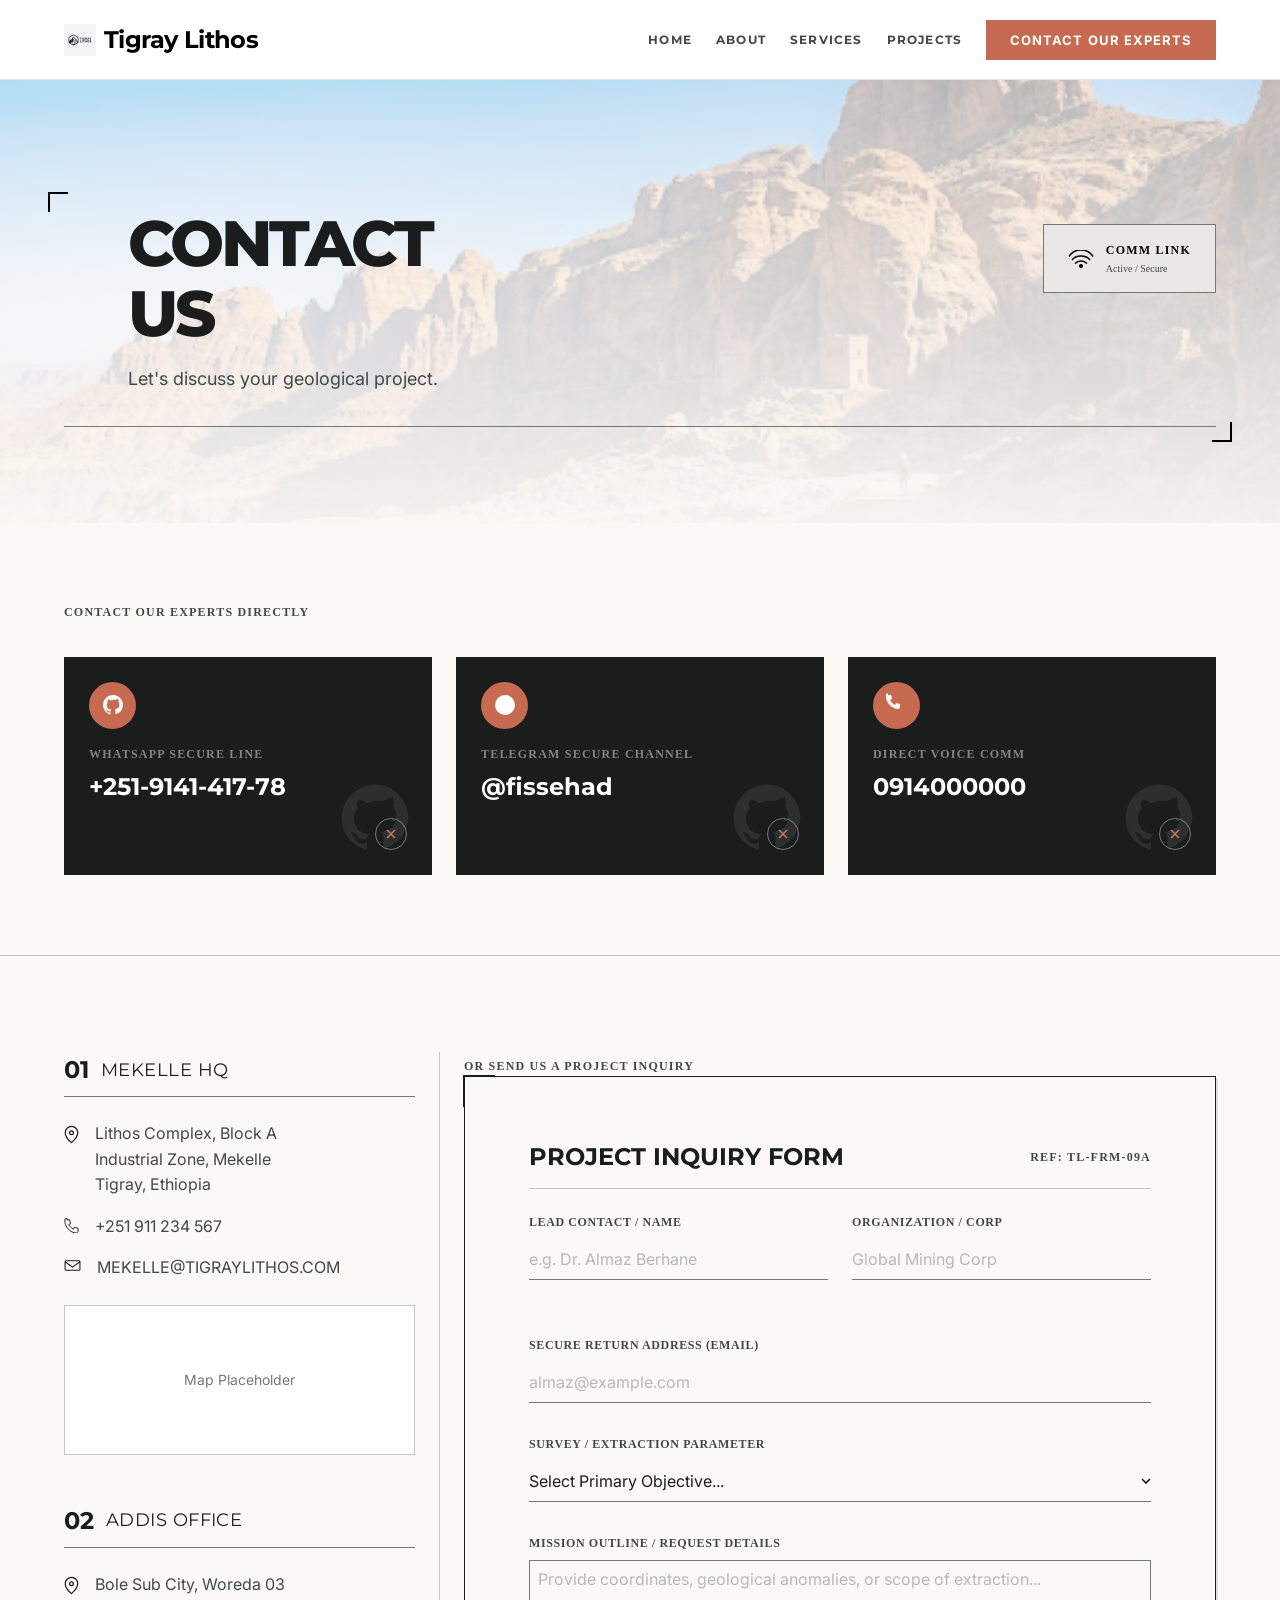
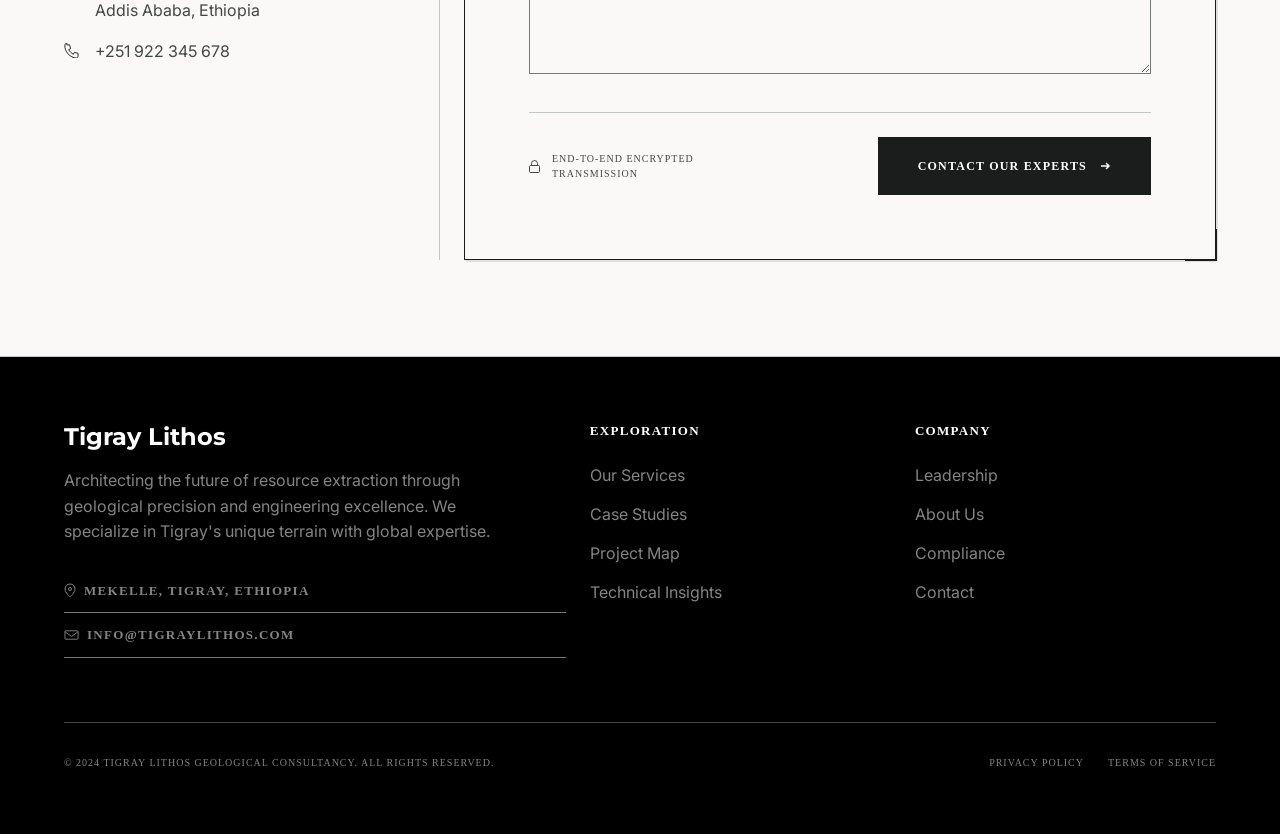
<file: contact.html>
<!DOCTYPE html>
<html lang="en">
<head>
  <meta charset="UTF-8">
  <meta name="viewport" content="width=device-width, initial-scale=1.0">
  <title>Contact Us — Tigray Lithos</title>
  <meta name="description" content="Contact Tigray Lithos Geological Consultancy — get in touch with our expert team for geological and mining consultancy services.">
  <link rel="preconnect" href="https://fonts.googleapis.com">
  <link rel="preconnect" href="https://fonts.gstatic.com" crossorigin>
  <link href="https://fonts.googleapis.com/css2?family=Inter:wght@400;700&family=Montserrat:wght@400;700;800&display=swap" rel="stylesheet">
  <link rel="stylesheet" href="css/style.css">
</head>
<body class="page-contact">

  <!-- HEADER -->
  <header class="site-header" id="siteHeader">
    <div class="header-inner">
      <a href="index.html" class="brand">
        <img src="assets/images/logo.png" alt="Tigray Lithos logo" class="brand-logo" width="32" height="32">
        <span class="brand-name">Tigray Lithos</span>
      </a>
      <nav class="main-nav" aria-label="Primary">
        <a href="index.html">HOME</a>
        <a href="about.html">ABOUT</a>
        <a href="services.html">SERVICES</a>
        <a href="projects.html">PROJECTS</a>
        <a href="contact.html" class="is-active nav-cta">CONTACT OUR EXPERTS</a>
      </nav>
      <button class="menu-toggle" id="menuToggle" aria-label="Open menu" aria-expanded="false" aria-controls="mobileMenu">
        <span class="menu-bar"></span>
        <span class="menu-bar"></span>
        <span class="menu-bar"></span>
      </button>
    </div>
  </header>

  <!-- MOBILE MENU -->
  <div class="mobile-menu" id="mobileMenu" aria-hidden="true">
    <nav class="mobile-nav" aria-label="Mobile">
      <a href="index.html">HOME</a>
      <a href="about.html">ABOUT</a>
      <a href="services.html">SERVICES</a>
      <a href="projects.html">PROJECTS</a>
      <a href="contact.html" class="mobile-cta">CONTACT OUR EXPERTS</a>
    </nav>
  </div>

  <main>

    <!-- PAGE HERO -->
    <section class="page-hero contact-hero">
      <div class="page-hero-bg" style="background-image:url('assets/images/hero_bg.png')"></div>
      <div class="page-hero-gradient"></div>
      <div class="page-hero-topo" aria-hidden="true">
        <svg viewBox="0 0 1280 400" preserveAspectRatio="none">
          <path d="M0 320 C 160 280, 240 320, 400 300 S 700 260, 860 280 S 1100 320, 1280 300" fill="none" stroke="#fff" stroke-width="1"/>
          <path d="M0 360 C 200 320, 320 360, 520 340 S 780 300, 960 320 S 1150 360, 1280 340" fill="none" stroke="#fff" stroke-width="1"/>
          <path d="M0 380 C 240 350, 400 380, 600 360 S 860 330, 1040 350 S 1200 380, 1280 360" fill="none" stroke="#fff" stroke-width="1"/>
        </svg>
      </div>
      <div class="page-hero-content">
        <h1>CONTACT <br> US</h1>
        <p>Let's discuss your geological project.</p>

        <!-- COMM LINK Badge -->
        <div class="contact-hero-comm">
          <svg class="contact-hero-comm-icon" width="26" height="18" viewBox="0 0 26 18" fill="none" aria-hidden="true">
            <path d="M1 6.5C3.5 2.5 8 0 13 0s9.5 2.5 12 6.5" stroke="currentColor" stroke-width="1.5" fill="none"/>
            <path d="M4 10C5.8 7.5 9.2 6 13 6s7.2 1.5 9 4" stroke="currentColor" stroke-width="1.5" fill="none"/>
            <path d="M7 13.5C8.5 12 10.6 11 13 11s4.5 1 6 2.5" stroke="currentColor" stroke-width="1.5" fill="none"/>
            <circle cx="13" cy="16" r="2" fill="currentColor"/>
          </svg>
          <div class="contact-hero-comm-text">
            <span class="contact-hero-comm-label">COMM LINK</span>
            <span class="contact-hero-comm-status">Active / Secure</span>
          </div>
        </div>
      </div>
    </section>

    <!-- DIRECT CONTACT METHODS -->
    <section class="direct-contact">
      <div class="container">
        <h2 class="direct-contact-title">CONTACT OUR EXPERTS DIRECTLY</h2>
        <div class="direct-contact-grid">

          <!-- WhatsApp -->
          <article class="direct-contact-card">
            <div class="direct-contact-icon direct-contact-icon--whatsapp">
              <svg width="24" height="24" viewBox="0 0 24 24" fill="none" aria-hidden="true">
                <path d="M12 2C6.48 2 2 6.48 2 12c0 4.42 3.01 8.17 7.07 9.44.4.08.55-.17.55-.38 0-.19-.01-.82-.01-1.49-2.88.6-3.49-1.2-3.49-1.2-.47-1.19-1.15-1.51-1.15-1.51-.94-.64.07-.62.07-.62 1.04.07 1.59 1.07 1.59 1.07.93 1.56 2.44 1.1 3.02.84.09-.65.35-1.09.64-1.34-2.22-.25-4.55-1.11-4.55-4.95 0-1.09.39-1.98 1.03-2.68-.1-.25-.45-1.27.1-2.64 0 0 .84-.27 2.75 1.02A9.56 9.56 0 0112 6.84c.85.004 1.7.01 2.5.03 1.91-1.29 2.75-1.02 2.75-1.02.55 1.37.2 2.39.1 2.64.64.7 1.03 1.59 1.03 2.68 0 3.86-2.34 4.7-4.57 4.93.36.31.69.92.69 1.85 0 1.33-.01 2.41-.01 2.74 0 .21.15.46.55.38A10.002 10.002 0 0022 12c0-5.52-4.48-10-10-10z" fill="currentColor"/>
              </svg>
            </div>
            <div class="direct-contact-info">
              <span class="direct-contact-label">WHATSAPP SECURE LINE</span>
              <span class="direct-contact-value">+251-9141-417-78</span>
            </div>
            <a href="https://wa.me/251914141778" class="direct-contact-link" target="_blank" rel="noopener">
              <svg width="16" height="16" viewBox="0 0 16 16" fill="none"><path d="M12 4L4 12M12 12L4 4" stroke="#c66b51" stroke-width="1.5"/></svg>
            </a>
          </article>

          <!-- Telegram -->
          <article class="direct-contact-card">
            <div class="direct-contact-icon direct-contact-icon--telegram">
              <svg width="24" height="24" viewBox="0 0 24 24" fill="none" aria-hidden="true">
                <path d="M11.944 2A10 10 0 1022 12a10 10 0 00-10.056-10zM7.5 7.75v8.5l7.5-4.25-7.5-4.25z" fill="currentColor"/>
              </svg>
            </div>
            <div class="direct-contact-info">
              <span class="direct-contact-label">TELEGRAM SECURE CHANNEL</span>
              <span class="direct-contact-value">@fissehad</span>
            </div>
            <a href="https://t.me/fissehad" class="direct-contact-link" target="_blank" rel="noopener">
              <svg width="16" height="16" viewBox="0 0 16 16" fill="none"><path d="M12 4L4 12M12 12L4 4" stroke="#c66b51" stroke-width="1.5"/></svg>
            </a>
          </article>

          <!-- Phone -->
          <article class="direct-contact-card">
            <div class="direct-contact-icon direct-contact-icon--phone">
              <svg width="24" height="24" viewBox="0 0 24 24" fill="none" aria-hidden="true">
                <path d="M3 2h3l1 4-2 1c1 2 3 4 5 5l1-2 4 1v3c0 1-1 2-2 2C7 16 0 9 1 2c0-1 1-2 2-2z" fill="currentColor"/>
              </svg>
            </div>
            <div class="direct-contact-info">
              <span class="direct-contact-label">DIRECT VOICE COMM</span>
              <span class="direct-contact-value">0914000000</span>
            </div>
            <a href="tel:0914000000" class="direct-contact-link">
              <svg width="16" height="16" viewBox="0 0 16 16" fill="none"><path d="M12 4L4 12M12 12L4 4" stroke="#c66b51" stroke-width="1.5"/></svg>
            </a>
          </article>

        </div>
      </div>
    </section>

    <!-- CONTACT SECTION -->
    <section class="contact-section">
      <div class="container">
        <div class="contact-layout">

          <!-- Sidebar: Office Locations -->
          <div class="contact-sidebar reveal">

            <!-- Mekelle HQ -->
            <div class="office-card">
              <div class="office-card-header">
                <span class="office-number">01</span>
                <span class="office-name">MEKELLE HQ</span>
              </div>
              <div class="office-details">
                <div class="office-detail-row">
                  <svg width="15" height="19" viewBox="0 0 12 15" fill="none" aria-hidden="true"><path d="M6 1C3.2 1 1 3.2 1 6c0 3.8 5 8 5 8s5-4.2 5-8c0-2.8-2.2-5-5-5z" stroke="currentColor" stroke-width="1"/><circle cx="6" cy="6" r="1.5" stroke="currentColor"/></svg>
                  <span class="office-detail-text">Lithos Complex, Block A<br>Industrial Zone, Mekelle<br>Tigray, Ethiopia</span>
                </div>
                <div class="office-detail-row">
                  <svg width="15" height="15" viewBox="0 0 16 16" fill="none" aria-hidden="true"><path d="M3 2h3l1 4-2 1c1 2 3 4 5 5l1-2 4 1v3c0 1-1 2-2 2C7 16 0 9 1 2c0-1 1-2 2-2z" stroke="currentColor" stroke-width="1"/></svg>
                  <span class="office-detail-text"><a href="tel:+251911234567">+251 911 234 567</a></span>
                </div>
                <div class="office-detail-row">
                  <svg width="17" height="13" viewBox="0 0 16 12" fill="none" aria-hidden="true"><rect x="1" y="1.5" width="14" height="9" rx="1" stroke="currentColor" stroke-width="1"/><path d="M1 2.5l7 5 7-5" stroke="currentColor" stroke-width="1"/></svg>
                  <span class="office-detail-text"><a href="mailto:mekelle@tigraylithos.com">MEKELLE@TIGRAYLITHOS.COM</a></span>
                </div>
              </div>
              <div class="office-map">Map Placeholder</div>
            </div>

            <!-- Addis Ababa Office -->
            <div class="office-card">
              <div class="office-card-header">
                <span class="office-number">02</span>
                <span class="office-name">ADDIS OFFICE</span>
              </div>
              <div class="office-details">
                <div class="office-detail-row">
                  <svg width="15" height="19" viewBox="0 0 12 15" fill="none" aria-hidden="true"><path d="M6 1C3.2 1 1 3.2 1 6c0 3.8 5 8 5 8s5-4.2 5-8c0-2.8-2.2-5-5-5z" stroke="currentColor" stroke-width="1"/><circle cx="6" cy="6" r="1.5" stroke="currentColor"/></svg>
                  <span class="office-detail-text">Bole Sub City, Woreda 03<br>Addis Ababa, Ethiopia</span>
                </div>
                <div class="office-detail-row">
                  <svg width="15" height="15" viewBox="0 0 16 16" fill="none" aria-hidden="true"><path d="M3 2h3l1 4-2 1c1 2 3 4 5 5l1-2 4 1v3c0 1-1 2-2 2C7 16 0 9 1 2c0-1 1-2 2-2z" stroke="currentColor" stroke-width="1"/></svg>
                  <span class="office-detail-text"><a href="tel:+251922345678">+251 922 345 678</a></span>
                </div>
              </div>
            </div>
          </div>

          <!-- Contact Form -->
          <div class="contact-form-area reveal">
            <span class="form-area-label">OR SEND US A PROJECT INQUIRY</span>
            <div class="contact-form-figma">
              <span class="corner-accent corner-accent-tl"></span>
              <span class="corner-accent corner-accent-br"></span>
              
              <div class="form-header">
                <h2 class="form-title">PROJECT INQUIRY FORM</h2>
                <span class="form-ref">REF: TL-FRM-09A</span>
              </div>

              <form id="contactForm">
                <div class="form-row">
                  <div class="form-group">
                    <label class="form-label" for="name">LEAD CONTACT / NAME</label>
                    <input type="text" id="name" name="name" class="form-input" placeholder="e.g. Dr. Almaz Berhane" required>
                  </div>
                  <div class="form-group">
                    <label class="form-label" for="organization">ORGANIZATION / CORP</label>
                    <input type="text" id="organization" name="organization" class="form-input" placeholder="Global Mining Corp">
                  </div>
                </div>

                <div class="form-group">
                  <label class="form-label" for="email">SECURE RETURN ADDRESS (EMAIL)</label>
                  <input type="email" id="email" name="email" class="form-input" placeholder="almaz@example.com" required>
                </div>

                <div class="form-group">
                  <label class="form-label" for="service">SURVEY / EXTRACTION PARAMETER</label>
                  <select id="service" name="service" class="form-select">
                    <option value="">Select Primary Objective...</option>
                    <option value="exploration">Geological Exploration & Mapping</option>
                    <option value="mining">Mining & Resource Consultancy</option>
                    <option value="geotechnical">Geotechnical & Engineering Geology</option>
                    <option value="hydro">Hydrogeology & Environmental Services</option>
                    <option value="technical">Technical & Project Support</option>
                  </select>
                </div>

                <div class="form-group">
                  <label class="form-label" for="message">MISSION OUTLINE / REQUEST DETAILS</label>
                  <textarea id="message" name="message" class="form-textarea" placeholder="Provide coordinates, geological anomalies, or scope of extraction..." required></textarea>
                </div>

                <div class="form-submit-area">
                  <div class="encryption-note">
                    <svg width="11" height="13" viewBox="0 0 11 13" fill="none" aria-hidden="true"><rect x="0.5" y="5.5" width="10" height="7" rx="1" stroke="currentColor"/><path d="M2.5 5.5V3.5a3 3 0 0 1 6 0v2" stroke="currentColor"/></svg>
                    <span>END-TO-END ENCRYPTED<br>TRANSMISSION</span>
                  </div>
                  <button type="submit" class="btn-submit">
                    CONTACT OUR EXPERTS
                    <svg width="12" height="12" viewBox="0 0 12 12" fill="none" aria-hidden="true"><path d="M2 6h8M7 3l3 3-3 3" stroke="currentColor" stroke-width="1.5"/></svg>
                  </button>
                </div>
              </form>
            </div>
          </div>

        </div>
      </div>
    </section>

  </main>

  <!-- FOOTER -->
  <footer class="site-footer">
    <div class="container">
      <div class="footer-grid">
        <div class="footer-brand">
          <span class="footer-name">Tigray Lithos</span>
          <p>Architecting the future of resource extraction through geological precision and engineering excellence. We specialize in Tigray's unique terrain with global expertise.</p>
          <div class="footer-contact-row">
            <svg width="12" height="15" viewBox="0 0 12 15" fill="none" aria-hidden="true"><path d="M6 1C3.2 1 1 3.2 1 6c0 3.8 5 8 5 8s5-4.2 5-8c0-2.8-2.2-5-5-5z" stroke="currentColor" stroke-width="1"/><circle cx="6" cy="6" r="1.5" stroke="currentColor"/></svg>
            MEKELLE, TIGRAY, ETHIOPIA
          </div>
          <div class="footer-contact-row">
            <svg width="15" height="12" viewBox="0 0 16 12" fill="none" aria-hidden="true"><rect x="1" y="1.5" width="14" height="9" rx="1" stroke="currentColor" stroke-width="1"/><path d="M1 2.5l7 5 7-5" stroke="currentColor" stroke-width="1"/></svg>
            INFO@TIGRAYLITHOS.COM
          </div>
        </div>
        <div class="footer-col">
          <span class="footer-col-title">EXPLORATION</span>
          <a href="services.html">Our Services</a>
          <a href="projects.html">Case Studies</a>
          <a href="projects.html">Project Map</a>
          <a href="services.html">Technical Insights</a>
        </div>
        <div class="footer-col">
          <span class="footer-col-title">COMPANY</span>
          <a href="about.html">Leadership</a>
          <a href="about.html">About Us</a>
          <a href="about.html">Compliance</a>
          <a href="contact.html">Contact</a>
        </div>
      </div>
      <div class="footer-bottom">
        <span>&copy; 2024 TIGRAY LITHOS GEOLOGICAL CONSULTANCY. ALL RIGHTS RESERVED.</span>
        <div class="footer-legal">
          <a href="#">PRIVACY POLICY</a>
          <a href="#">TERMS OF SERVICE</a>
        </div>
      </div>
    </div>
  </footer>

  <script src="js/main.js" defer></script>
  <script>
    (function() {
      var form = document.getElementById('contactForm');
      if (form) {
        form.addEventListener('submit', function(e) {
          e.preventDefault();

          var name = document.getElementById('name').value;
          var organization = document.getElementById('organization').value;
          var email = document.getElementById('email').value;
          var service = document.getElementById('service').value;
          var message = document.getElementById('message').value;

          var subject = encodeURIComponent('Project Inquiry from ' + name + (organization ? ' - ' + organization : ''));
          var body = encodeURIComponent(
            'Name: ' + name + '\n' +
            'Organization: ' + organization + '\n' +
            'Email: ' + email + '\n' +
            'Service: ' + service + '\n\n' +
            'Project Details:\n' + message
          );

          window.location.href = 'mailto:info@tigraylithos.com?subject=' + subject + '&body=' + body;
        });
      }
    })();
  </script>
</body>
</html>
</file>
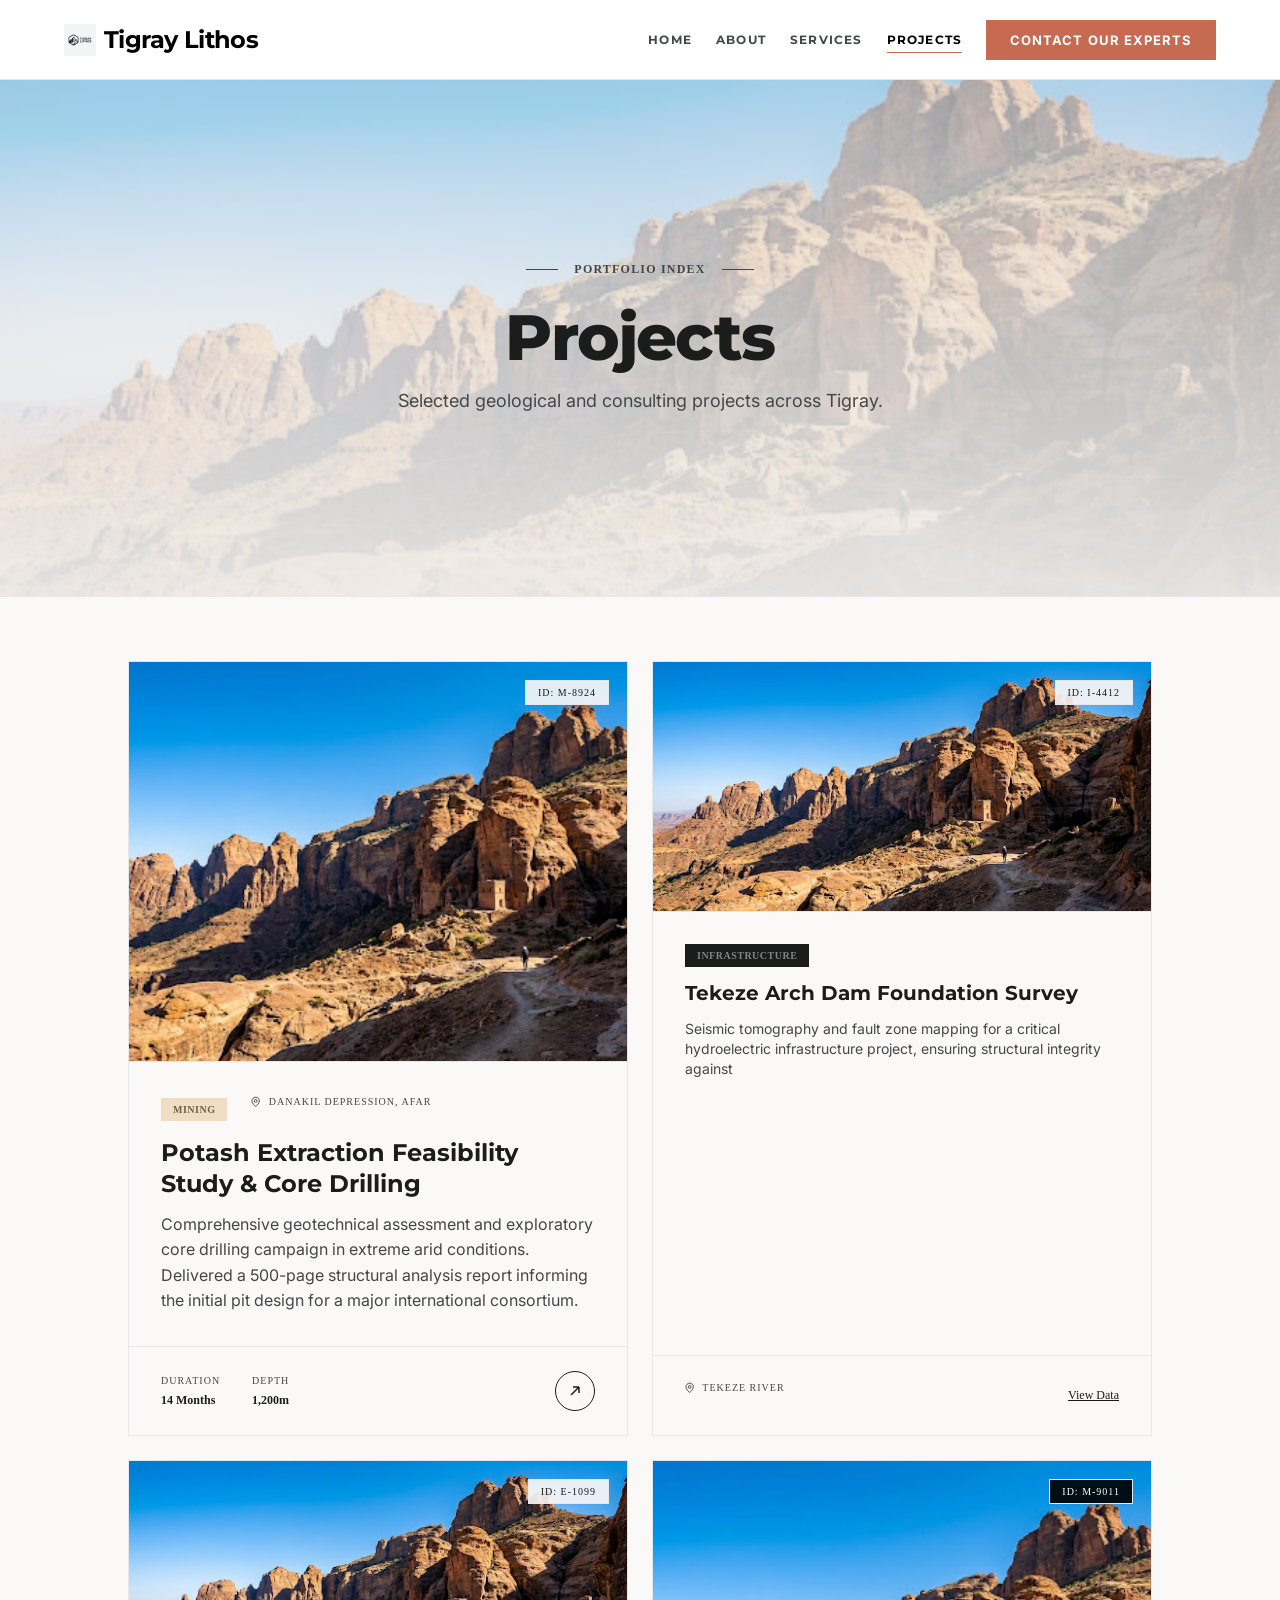
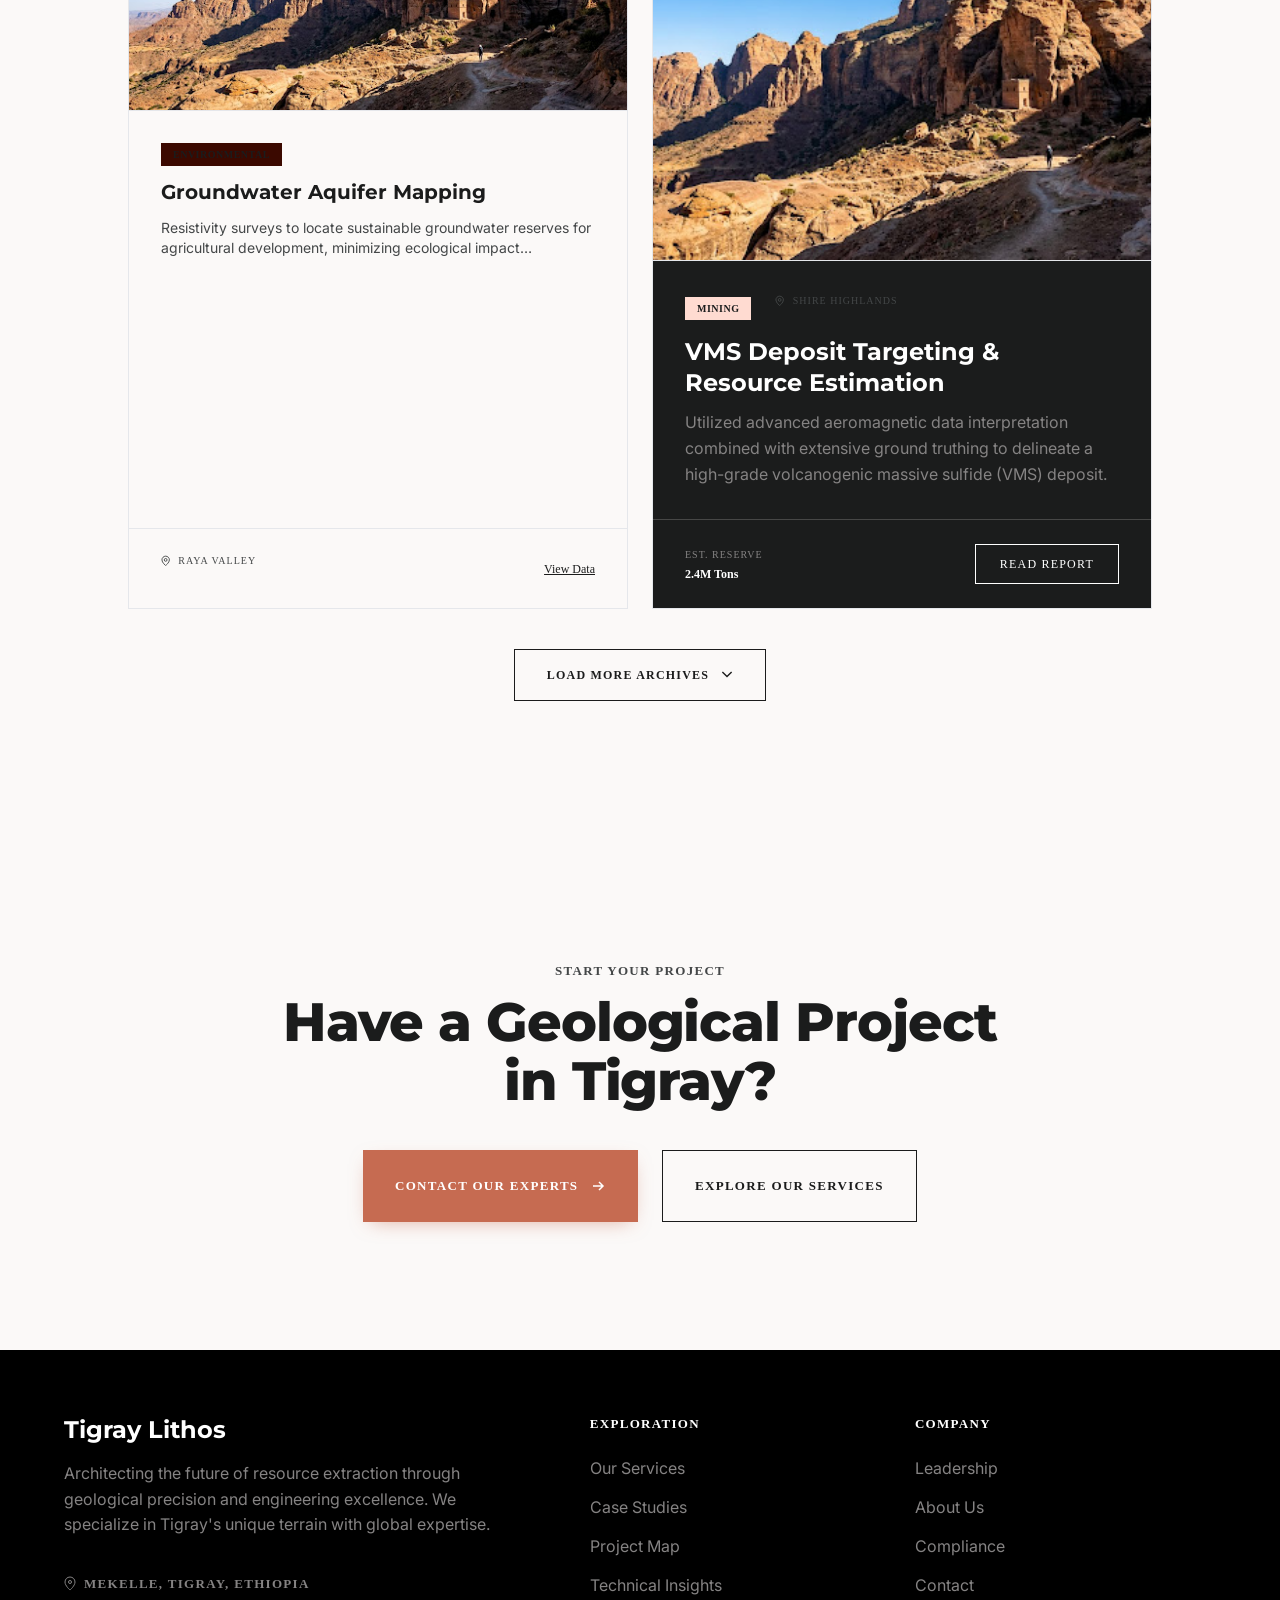
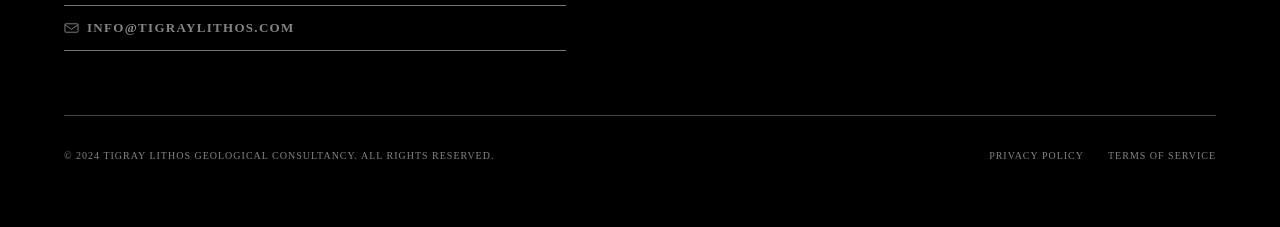
<file: projects.html>
<!DOCTYPE html>
<html lang="en">
<head>
  <meta charset="UTF-8">
  <meta name="viewport" content="width=device-width, initial-scale=1.0">
  <title>Projects — Tigray Lithos</title>
  <meta name="description" content="Explore our portfolio of geological and mining projects across Tigray, Ethiopia — from Danakil Depression surveys to hydrogeological basin studies.">
  <link rel="preconnect" href="https://fonts.googleapis.com">
  <link rel="preconnect" href="https://fonts.gstatic.com" crossorigin>
  <link href="https://fonts.googleapis.com/css2?family=Inter:wght@400;700&family=Montserrat:wght@400;700;800&display=swap" rel="stylesheet">
  <link rel="stylesheet" href="css/style.css">
</head>
<body>

  <!-- HEADER -->
  <header class="site-header" id="siteHeader">
    <div class="header-inner">
      <a href="index.html" class="brand">
        <img src="assets/images/logo.png" alt="Tigray Lithos logo" class="brand-logo" width="32" height="32">
        <span class="brand-name">Tigray Lithos</span>
      </a>
      <nav class="main-nav" aria-label="Primary">
        <a href="index.html">HOME</a>
        <a href="about.html">ABOUT</a>
        <a href="services.html">SERVICES</a>
        <a href="projects.html" class="is-active">PROJECTS</a>
        <a href="contact.html" class="nav-cta">CONTACT OUR EXPERTS</a>
      </nav>
      <button class="menu-toggle" id="menuToggle" aria-label="Open menu" aria-expanded="false" aria-controls="mobileMenu">
        <span class="menu-bar"></span>
        <span class="menu-bar"></span>
        <span class="menu-bar"></span>
      </button>
    </div>
  </header>

  <!-- MOBILE MENU -->
  <div class="mobile-menu" id="mobileMenu" aria-hidden="true">
    <nav class="mobile-nav" aria-label="Mobile">
      <a href="index.html">HOME</a>
      <a href="about.html">ABOUT</a>
      <a href="services.html">SERVICES</a>
      <a href="projects.html" class="is-active">PROJECTS</a>
      <a href="contact.html" class="mobile-cta">CONTACT OUR EXPERTS</a>
    </nav>
  </div>

  <main>

    <!-- PAGE HERO -->
    <section class="page-hero projects-hero">
      <div class="page-hero-bg" style="background-image:url('assets/images/hero_bg.png')"></div>
      <div class="page-hero-gradient"></div>
      <div class="page-hero-topo" aria-hidden="true">
        <svg viewBox="0 0 1280 400" preserveAspectRatio="none">
          <path d="M0 320 C 160 280, 240 320, 400 300 S 700 260, 860 280 S 1100 320, 1280 300" fill="none" stroke="#fff" stroke-width="1"/>
          <path d="M0 360 C 200 320, 320 360, 520 340 S 780 300, 960 320 S 1150 360, 1280 340" fill="none" stroke="#fff" stroke-width="1"/>
          <path d="M0 380 C 240 350, 400 380, 600 360 S 860 330, 1040 350 S 1200 380, 1280 360" fill="none" stroke="#fff" stroke-width="1"/>
        </svg>
      </div>
      <div class="page-hero-content">
        <div class="projects-label">
          <span class="projects-label-line"></span>
          <span class="projects-label-text">PORTFOLIO INDEX</span>
          <span class="projects-label-line"></span>
        </div>
        <h1>Projects</h1>
        <p>Selected geological and consulting projects across Tigray.</p>
      </div>
    </section>

    <!-- PROJECTS GRID -->
    <section class="projects-grid-section">
      <div class="projects-grid-inner">

        <!-- ROW 1 -->
        <!-- Large Article — Potash -->
        <article class="project-article project-article--large">
          <span class="project-id-badge">ID: M-8924</span>
          <div class="project-article-image">
            <img src="assets/images/hero_bg.png" alt="Modern mining exploration site">
          </div>
          <div class="project-article-content">
            <div class="project-article-meta">
              <span class="project-tag tag-mining">MINING</span>
              <span class="project-location">
                <svg width="9.33" height="11.67" viewBox="0 0 10 12" fill="none"><path d="M5 1C2.8 1 1 2.8 1 5c0 3 4 6 4 6s4-3 4-6C9 2.8 7.2 1 5 1z" stroke="currentColor" stroke-width="1"/><circle cx="5" cy="5" r="1.5" stroke="currentColor"/></svg>
                DANAKIL DEPRESSION, AFAR
              </span>
            </div>
            <h3>Potash Extraction Feasibility Study &amp; Core Drilling</h3>
            <p>Comprehensive geotechnical assessment and exploratory core drilling campaign in extreme arid conditions. Delivered a 500-page structural analysis report informing the initial pit design for a major international consortium.</p>
          </div>
          <div class="project-article-stats">
            <div class="project-stat-item">
              <span class="stat-label">DURATION</span>
              <span class="stat-value">14 Months</span>
            </div>
            <div class="project-stat-item">
              <span class="stat-label">DEPTH</span>
              <span class="stat-value">1,200m</span>
            </div>
            <a href="#" class="project-article-btn">
              <svg width="16" height="16" viewBox="0 0 16 16" fill="none"><path d="M4 12L12 4M12 4H6M12 4v6" stroke="currentColor" stroke-width="1.5"/></svg>
            </a>
          </div>
        </article>

        <!-- Small Article — Tekeze -->
        <article class="project-article project-article--small">
          <span class="project-id-badge">ID: I-4412</span>
          <div class="project-article-image">
            <img src="assets/images/hero_bg.png" alt="Tekeze Arch Dam">
          </div>
          <div class="project-article-content">
            <div class="project-article-meta">
              <span class="project-tag tag-infra">INFRASTRUCTURE</span>
            </div>
            <h3>Tekeze Arch Dam Foundation Survey</h3>
            <p>Seismic tomography and fault zone mapping for a critical hydroelectric infrastructure project, ensuring structural integrity against</p>
          </div>
          <div class="project-article-footer">
            <span class="project-location">
              <svg width="9.33" height="11.67" viewBox="0 0 10 12" fill="none"><path d="M5 1C2.8 1 1 2.8 1 5c0 3 4 6 4 6s4-3 4-6C9 2.8 7.2 1 5 1z" stroke="currentColor" stroke-width="1"/><circle cx="5" cy="5" r="1.5" stroke="currentColor"/></svg>
              TEKEZE RIVER
            </span>
            <a href="#" class="project-view-link">View Data</a>
          </div>
        </article>

        <!-- Small Article — Groundwater -->
        <article class="project-article project-article--small">
          <span class="project-id-badge">ID: E-1099</span>
          <div class="project-article-image">
            <img src="assets/images/hero_bg.png" alt="Groundwater aquifer mapping">
          </div>
          <div class="project-article-content">
            <div class="project-article-meta">
              <span class="project-tag tag-env">ENVIRONMENTAL</span>
            </div>
            <h3>Groundwater Aquifer Mapping</h3>
            <p>Resistivity surveys to locate sustainable groundwater reserves for agricultural development, minimizing ecological impact…</p>
          </div>
          <div class="project-article-footer">
            <span class="project-location">
              <svg width="9.33" height="11.67" viewBox="0 0 10 12" fill="none"><path d="M5 1C2.8 1 1 2.8 1 5c0 3 4 6 4 6s4-3 4-6C9 2.8 7.2 1 5 1z" stroke="currentColor" stroke-width="1"/><circle cx="5" cy="5" r="1.5" stroke="currentColor"/></svg>
              RAYA VALLEY
            </span>
            <a href="#" class="project-view-link">View Data</a>
          </div>
        </article>

        <!-- Large Article — VMS (Dark) -->
        <article class="project-article project-article--large project-article--dark">
          <span class="project-id-badge project-id-badge--light">ID: M-9011</span>
          <div class="project-article-image">
            <img src="assets/images/hero_bg.png" alt="VMS deposit targeting">
          </div>
          <div class="project-article-content">
            <div class="project-article-meta">
              <span class="project-tag tag-mining-dark">MINING</span>
              <span class="project-location project-location--light">
                <svg width="9.33" height="11.67" viewBox="0 0 10 12" fill="none"><path d="M5 1C2.8 1 1 2.8 1 5c0 3 4 6 4 6s4-3 4-6C9 2.8 7.2 1 5 1z" stroke="currentColor" stroke-width="1"/><circle cx="5" cy="5" r="1.5" stroke="currentColor"/></svg>
                SHIRE HIGHLANDS
              </span>
            </div>
            <h3>VMS Deposit Targeting &amp; Resource Estimation</h3>
            <p>Utilized advanced aeromagnetic data interpretation combined with extensive ground truthing to delineate a high-grade volcanogenic massive sulfide (VMS) deposit.</p>
          </div>
          <div class="project-article-stats project-article-stats--dark">
            <div class="project-stat-item">
              <span class="stat-label">EST. RESERVE</span>
              <span class="stat-value">2.4M Tons</span>
            </div>
            <a href="#" class="project-article-btn project-article-btn--light">READ REPORT</a>
          </div>
        </article>

        <!-- LOAD MORE -->
        <div class="projects-load-more">
          <a href="#" class="btn-load-more">
            LOAD MORE ARCHIVES
            <svg width="12" height="7.4" viewBox="0 0 12 8" fill="none"><path d="M1 1l5 5 5-5" stroke="currentColor" stroke-width="1.5"/></svg>
          </a>
        </div>

      </div>
    </section>

    <!-- CTA -->
    <section class="section-cta">
      <div class="container center">
        <span class="eyebrow reveal">START YOUR PROJECT</span>
        <h2 class="reveal">Have a Geological Project<br>in Tigray?</h2>
        <div class="cta-buttons reveal">
          <a href="contact.html" class="btn btn-accent">
            CONTACT OUR EXPERTS
            <svg width="16" height="16" viewBox="0 0 16 16" fill="none" aria-hidden="true"><path d="M3 8h10M9 4l4 4-4 4" stroke="currentColor" stroke-width="1.5"/></svg>
          </a>
          <a href="services.html" class="btn btn-outline">
            EXPLORE OUR SERVICES
          </a>
        </div>
      </div>
    </section>

  </main>

  <!-- FOOTER -->
  <footer class="site-footer">
    <div class="container">
      <div class="footer-grid">
        <div class="footer-brand">
          <span class="footer-name">Tigray Lithos</span>
          <p>Architecting the future of resource extraction through geological precision and engineering excellence. We specialize in Tigray's unique terrain with global expertise.</p>
          <div class="footer-contact-row">
            <svg width="12" height="15" viewBox="0 0 12 15" fill="none" aria-hidden="true"><path d="M6 1C3.2 1 1 3.2 1 6c0 3.8 5 8 5 8s5-4.2 5-8c0-2.8-2.2-5-5-5z" stroke="currentColor" stroke-width="1"/><circle cx="6" cy="6" r="1.5" stroke="currentColor"/></svg>
            MEKELLE, TIGRAY, ETHIOPIA
          </div>
          <div class="footer-contact-row">
            <svg width="15" height="12" viewBox="0 0 16 12" fill="none" aria-hidden="true"><rect x="1" y="1.5" width="14" height="9" rx="1" stroke="currentColor" stroke-width="1"/><path d="M1 2.5l7 5 7-5" stroke="currentColor" stroke-width="1"/></svg>
            INFO@TIGRAYLITHOS.COM
          </div>
        </div>
        <div class="footer-col">
          <span class="footer-col-title">EXPLORATION</span>
          <a href="services.html">Our Services</a>
          <a href="projects.html">Case Studies</a>
          <a href="projects.html">Project Map</a>
          <a href="services.html">Technical Insights</a>
        </div>
        <div class="footer-col">
          <span class="footer-col-title">COMPANY</span>
          <a href="about.html">Leadership</a>
          <a href="about.html">About Us</a>
          <a href="about.html">Compliance</a>
          <a href="contact.html">Contact</a>
        </div>
      </div>
      <div class="footer-bottom">
        <span>&copy; 2024 TIGRAY LITHOS GEOLOGICAL CONSULTANCY. ALL RIGHTS RESERVED.</span>
        <div class="footer-legal">
          <a href="#">PRIVACY POLICY</a>
          <a href="#">TERMS OF SERVICE</a>
        </div>
      </div>
    </div>
  </footer>

  <script src="js/main.js" defer></script>
  <script>
    (function() {
      var filterBtns = document.querySelectorAll('.filter-btn');
      var projects = document.querySelectorAll('.project-detail-card');

      filterBtns.forEach(function(btn) {
        btn.addEventListener('click', function() {
          filterBtns.forEach(function(b) { b.classList.remove('is-active'); });
          btn.classList.add('is-active');

          var filter = btn.getAttribute('data-filter');

          projects.forEach(function(project) {
            if (filter === 'all' || project.getAttribute('data-category') === filter) {
              project.style.display = 'grid';
            } else {
              project.style.display = 'none';
            }
          });
        });
      });
    })();
  </script>
</body>
</html>
</file>
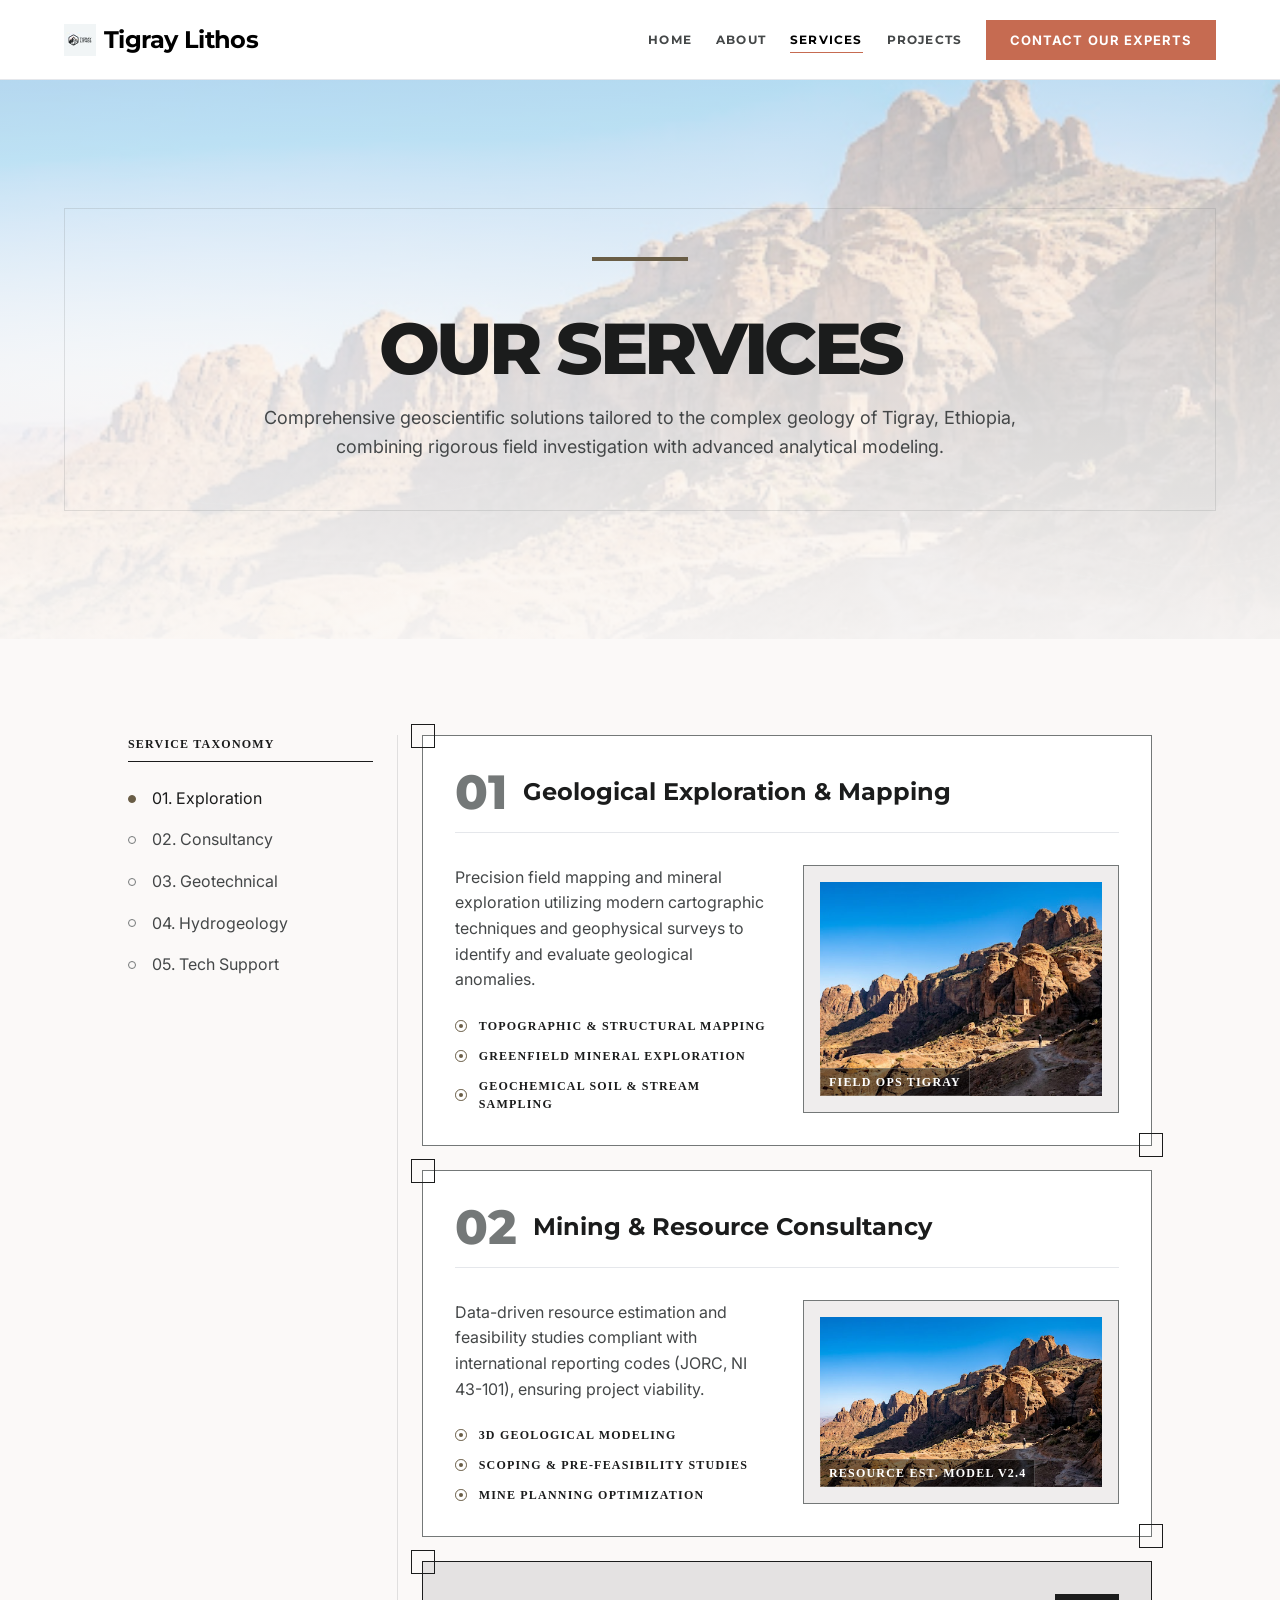
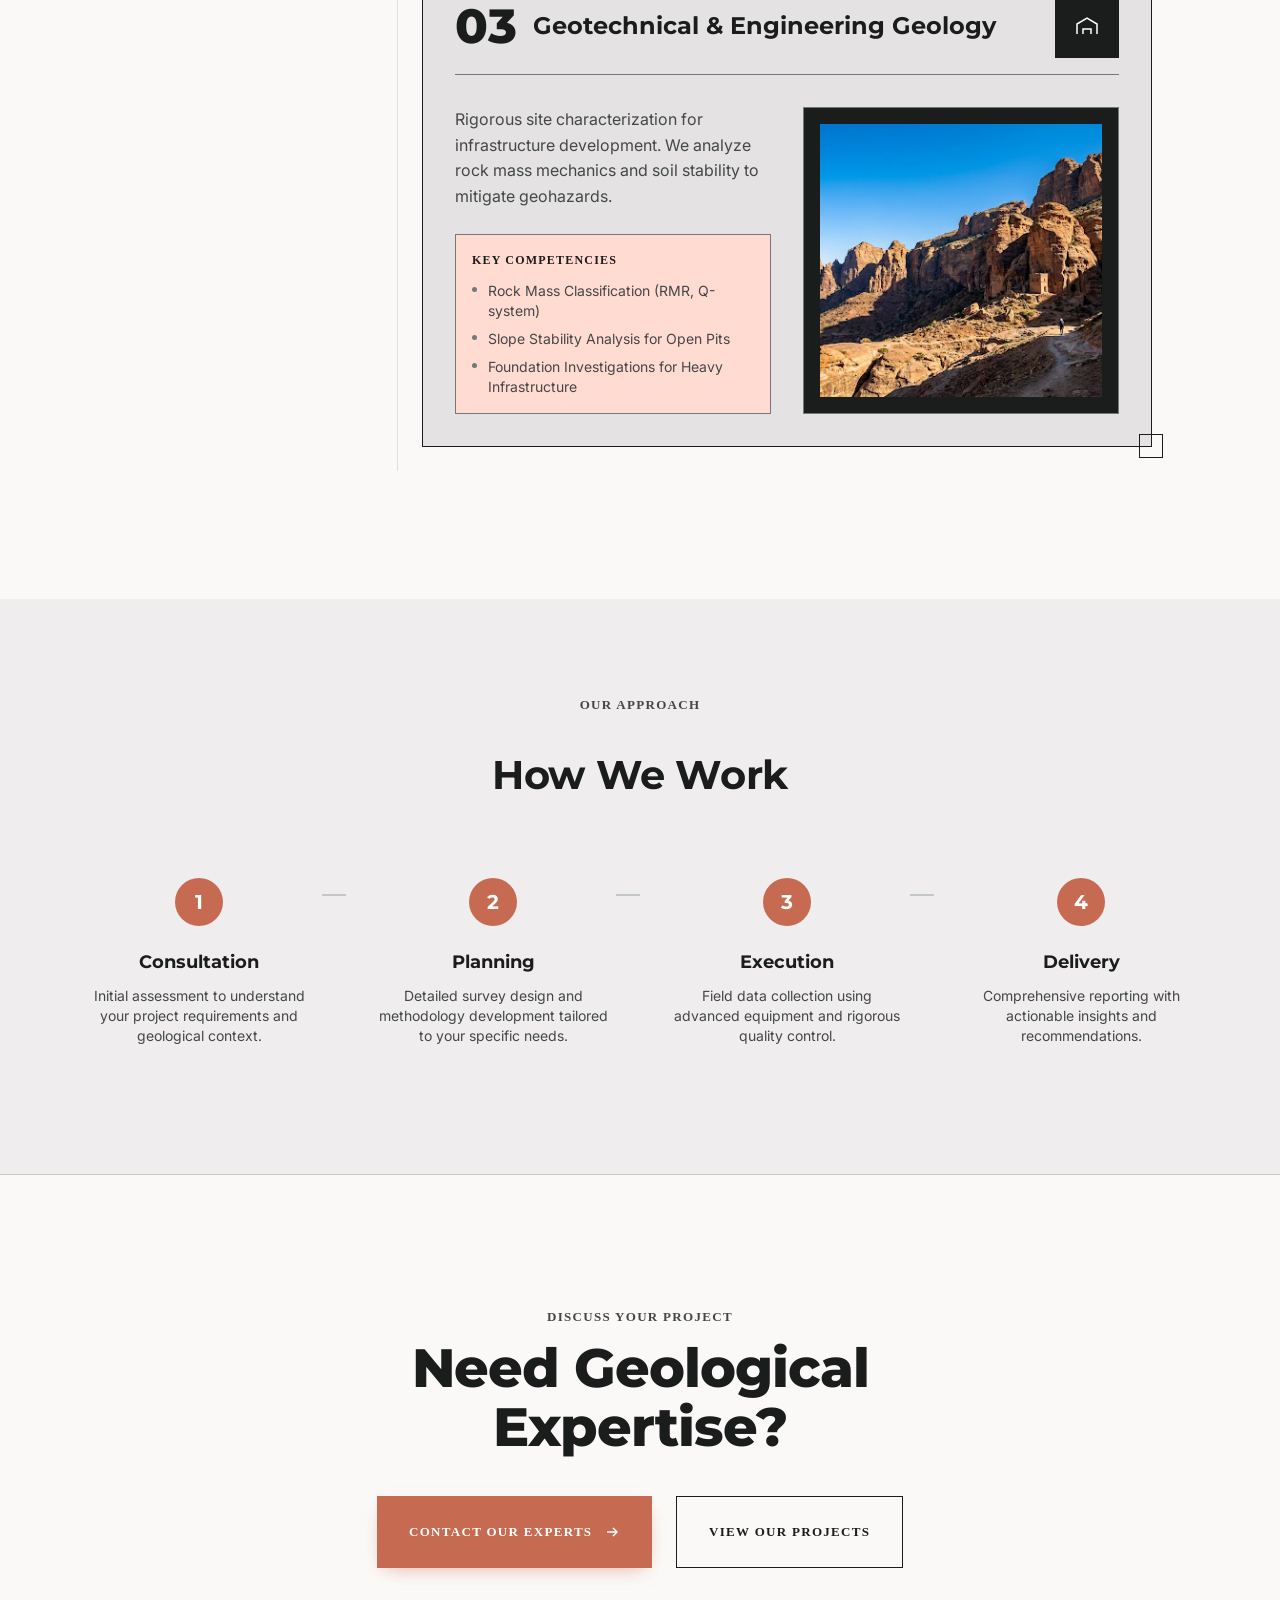
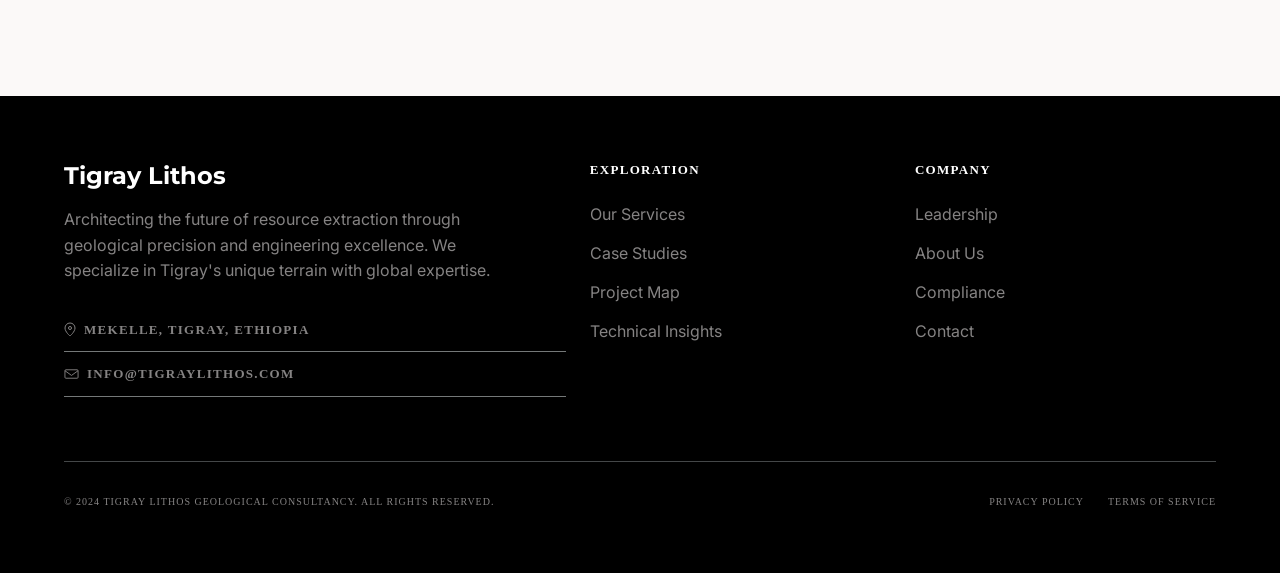
<file: services.html>
<!DOCTYPE html>
<html lang="en">
<head>
  <meta charset="UTF-8">
  <meta name="viewport" content="width=device-width, initial-scale=1.0">
  <title>Our Services — Tigray Lithos</title>
  <meta name="description" content="Comprehensive geological and mining services from Tigray Lithos — exploration, mapping, resource consultancy, geotechnical assessment, and hydrogeology.">
  <link rel="preconnect" href="https://fonts.googleapis.com">
  <link rel="preconnect" href="https://fonts.gstatic.com" crossorigin>
  <link href="https://fonts.googleapis.com/css2?family=Inter:wght@400;700&family=Montserrat:wght@400;700;800&display=swap" rel="stylesheet">
  <link rel="stylesheet" href="css/style.css">
</head>
<body>

  <!-- HEADER -->
  <header class="site-header" id="siteHeader">
    <div class="header-inner">
      <a href="index.html" class="brand">
        <img src="assets/images/logo.png" alt="Tigray Lithos logo" class="brand-logo" width="32" height="32">
        <span class="brand-name">Tigray Lithos</span>
      </a>
      <nav class="main-nav" aria-label="Primary">
        <a href="index.html">HOME</a>
        <a href="about.html">ABOUT</a>
        <a href="services.html" class="is-active">SERVICES</a>
        <a href="projects.html">PROJECTS</a>
        <a href="contact.html" class="nav-cta">CONTACT OUR EXPERTS</a>
      </nav>
      <button class="menu-toggle" id="menuToggle" aria-label="Open menu" aria-expanded="false" aria-controls="mobileMenu">
        <span class="menu-bar"></span>
        <span class="menu-bar"></span>
        <span class="menu-bar"></span>
      </button>
    </div>
  </header>

  <!-- MOBILE MENU -->
  <div class="mobile-menu" id="mobileMenu" aria-hidden="true">
    <nav class="mobile-nav" aria-label="Mobile">
      <a href="index.html">HOME</a>
      <a href="about.html">ABOUT</a>
      <a href="services.html" class="is-active">SERVICES</a>
      <a href="projects.html">PROJECTS</a>
      <a href="contact.html" class="mobile-cta">CONTACT OUR EXPERTS</a>
    </nav>
  </div>

  <main>

    <!-- PAGE HERO -->
    <section class="page-hero services-hero">
      <div class="page-hero-bg" style="background-image:url('assets/images/hero_bg.png')"></div>
      <div class="page-hero-gradient"></div>
      <div class="page-hero-topo" aria-hidden="true">
        <svg viewBox="0 0 1280 400" preserveAspectRatio="none">
          <path d="M0 320 C 160 280, 240 320, 400 300 S 700 260, 860 280 S 1100 320, 1280 300" fill="none" stroke="#fff" stroke-width="1"/>
          <path d="M0 360 C 200 320, 320 360, 520 340 S 780 300, 960 320 S 1150 360, 1280 340" fill="none" stroke="#fff" stroke-width="1"/>
          <path d="M0 380 C 240 350, 400 380, 600 360 S 860 330, 1040 350 S 1200 380, 1280 360" fill="none" stroke="#fff" stroke-width="1"/>
        </svg>
      </div>
      <div class="page-hero-content">
        <div class="services-hero-border">
          <div class="services-accent-line"></div>
          <h1>OUR SERVICES</h1>
          <p>Comprehensive geoscientific solutions tailored to the complex geology of Tigray, Ethiopia, combining rigorous field investigation with advanced analytical modeling.</p>
        </div>
      </div>
    </section>

    <!-- SERVICES DETAIL -->
    <section class="services-body">
      <div class="services-body-inner">

        <!-- LEFT SIDEBAR -->
        <aside class="services-sidebar">
          <div class="sidebar-heading">
            <h3>SERVICE TAXONOMY</h3>
          </div>
          <nav class="sidebar-list">
            <a href="#service-01" class="sidebar-item active">
              <span class="sidebar-dot"></span>
              01. Exploration
            </a>
            <a href="#service-02" class="sidebar-item">
              <span class="sidebar-dot"></span>
              02. Consultancy
            </a>
            <a href="#service-03" class="sidebar-item">
              <span class="sidebar-dot"></span>
              03. Geotechnical
            </a>
            <a href="#service-04" class="sidebar-item">
              <span class="sidebar-dot"></span>
              04. Hydrogeology
            </a>
            <a href="#service-05" class="sidebar-item">
              <span class="sidebar-dot"></span>
              05. Tech Support
            </a>
          </nav>
        </aside>

        <!-- RIGHT CONTENT -->
        <div class="services-cards">

          <!-- CARD 01 -->
          <article class="service-card" id="service-01">
            <span class="corner-accent top-left"></span>
            <span class="corner-accent bottom-right"></span>
            <div class="service-card-header">
              <div class="service-card-title-row">
                <span class="service-card-number">01</span>
                <h2>Geological Exploration &amp; Mapping</h2>
              </div>
            </div>
            <div class="service-card-body">
              <div class="service-card-text">
                <p>Precision field mapping and mineral exploration utilizing modern cartographic techniques and geophysical surveys to identify and evaluate geological anomalies.</p>
                <ul class="service-card-list">
                  <li><span class="list-dot"></span> TOPOGRAPHIC &amp; STRUCTURAL MAPPING</li>
                  <li><span class="list-dot"></span> GREENFIELD MINERAL EXPLORATION</li>
                  <li><span class="list-dot"></span> GEOCHEMICAL SOIL &amp; STREAM SAMPLING</li>
                </ul>
              </div>
              <div class="service-card-image">
                <img src="assets/images/hero_bg.png" alt="Technical geological fieldwork">
                <span class="image-caption">FIELD OPS TIGRAY</span>
              </div>
            </div>
          </article>

          <!-- CARD 02 -->
          <article class="service-card" id="service-02">
            <span class="corner-accent top-left"></span>
            <span class="corner-accent bottom-right"></span>
            <div class="service-card-header">
              <div class="service-card-title-row">
                <span class="service-card-number">02</span>
                <h2>Mining &amp; Resource Consultancy</h2>
              </div>
            </div>
            <div class="service-card-body">
              <div class="service-card-text">
                <p>Data-driven resource estimation and feasibility studies compliant with international reporting codes (JORC, NI 43-101), ensuring project viability.</p>
                <ul class="service-card-list">
                  <li><span class="list-dot"></span> 3D GEOLOGICAL MODELING</li>
                  <li><span class="list-dot"></span> SCOPING &amp; PRE-FEASIBILITY STUDIES</li>
                  <li><span class="list-dot"></span> MINE PLANNING OPTIMIZATION</li>
                </ul>
              </div>
              <div class="service-card-image">
                <img src="assets/images/hero_bg.png" alt="Resource estimation model">
                <span class="image-caption">RESOURCE EST. MODEL V2.4</span>
              </div>
            </div>
          </article>

          <!-- CARD 03 (Featured) -->
          <article class="service-card service-card--featured" id="service-03">
            <span class="corner-accent top-left"></span>
            <span class="corner-accent bottom-right"></span>
            <div class="service-card-header service-card-header--featured">
              <div class="service-card-title-row">
                <span class="service-card-number">03</span>
                <h2>Geotechnical &amp; Engineering Geology</h2>
              </div>
              <div class="featured-icon">
                <svg width="22" height="18" viewBox="0 0 22 18" fill="none"><path d="M1 17V7l10-6 10 6v10" stroke="#fff" stroke-width="1.5"/><path d="M7 17v-5h8v5" stroke="#fff" stroke-width="1.5"/></svg>
              </div>
            </div>
            <div class="service-card-body">
              <div class="service-card-text">
                <p>Rigorous site characterization for infrastructure development. We analyze rock mass mechanics and soil stability to mitigate geohazards.</p>
                <div class="competencies-box">
                  <h4>KEY COMPETENCIES</h4>
                  <ul class="competencies-list">
                    <li>Rock Mass Classification (RMR, Q-system)</li>
                    <li>Slope Stability Analysis for Open Pits</li>
                    <li>Foundation Investigations for Heavy Infrastructure</li>
                  </ul>
                </div>
              </div>
              <div class="service-card-image service-card-image--dark">
                <img src="assets/images/hero_bg.png" alt="Geological rock sample analysis">
              </div>
            </div>
          </article>

        </div>
      </div>
    </section>

    <!-- PROCESS -->
    <section class="process-section">
      <div class="container">
        <div class="section-head center reveal">
          <span class="eyebrow">OUR APPROACH</span>
          <h2>How We Work</h2>
        </div>
        <div class="process-grid reveal">
          <div class="process-step">
            <div class="process-number">1</div>
            <h3>Consultation</h3>
            <p>Initial assessment to understand your project requirements and geological context.</p>
          </div>
          <div class="process-step">
            <div class="process-number">2</div>
            <h3>Planning</h3>
            <p>Detailed survey design and methodology development tailored to your specific needs.</p>
          </div>
          <div class="process-step">
            <div class="process-number">3</div>
            <h3>Execution</h3>
            <p>Field data collection using advanced equipment and rigorous quality control.</p>
          </div>
          <div class="process-step">
            <div class="process-number">4</div>
            <h3>Delivery</h3>
            <p>Comprehensive reporting with actionable insights and recommendations.</p>
          </div>
        </div>
      </div>
    </section>

    <!-- CTA -->
    <section class="section-cta">
      <div class="container center">
        <span class="eyebrow reveal">DISCUSS YOUR PROJECT</span>
        <h2 class="reveal">Need Geological<br>Expertise?</h2>
        <div class="cta-buttons reveal">
          <a href="contact.html" class="btn btn-accent">
            CONTACT OUR EXPERTS
            <svg width="16" height="16" viewBox="0 0 16 16" fill="none" aria-hidden="true"><path d="M3 8h10M9 4l4 4-4 4" stroke="currentColor" stroke-width="1.5"/></svg>
          </a>
          <a href="projects.html" class="btn btn-outline">
            VIEW OUR PROJECTS
          </a>
        </div>
      </div>
    </section>

  </main>

  <!-- FOOTER -->
  <footer class="site-footer">
    <div class="container">
      <div class="footer-grid">
        <div class="footer-brand">
          <span class="footer-name">Tigray Lithos</span>
          <p>Architecting the future of resource extraction through geological precision and engineering excellence. We specialize in Tigray's unique terrain with global expertise.</p>
          <div class="footer-contact-row">
            <svg width="12" height="15" viewBox="0 0 12 15" fill="none" aria-hidden="true"><path d="M6 1C3.2 1 1 3.2 1 6c0 3.8 5 8 5 8s5-4.2 5-8c0-2.8-2.2-5-5-5z" stroke="currentColor" stroke-width="1"/><circle cx="6" cy="6" r="1.5" stroke="currentColor"/></svg>
            MEKELLE, TIGRAY, ETHIOPIA
          </div>
          <div class="footer-contact-row">
            <svg width="15" height="12" viewBox="0 0 16 12" fill="none" aria-hidden="true"><rect x="1" y="1.5" width="14" height="9" rx="1" stroke="currentColor" stroke-width="1"/><path d="M1 2.5l7 5 7-5" stroke="currentColor" stroke-width="1"/></svg>
            INFO@TIGRAYLITHOS.COM
          </div>
        </div>
        <div class="footer-col">
          <span class="footer-col-title">EXPLORATION</span>
          <a href="services.html">Our Services</a>
          <a href="projects.html">Case Studies</a>
          <a href="projects.html">Project Map</a>
          <a href="services.html">Technical Insights</a>
        </div>
        <div class="footer-col">
          <span class="footer-col-title">COMPANY</span>
          <a href="about.html">Leadership</a>
          <a href="about.html">About Us</a>
          <a href="about.html">Compliance</a>
          <a href="contact.html">Contact</a>
        </div>
      </div>
      <div class="footer-bottom">
        <span>&copy; 2024 TIGRAY LITHOS GEOLOGICAL CONSULTANCY. ALL RIGHTS RESERVED.</span>
        <div class="footer-legal">
          <a href="#">PRIVACY POLICY</a>
          <a href="#">TERMS OF SERVICE</a>
        </div>
      </div>
    </div>
  </footer>

  <script src="js/main.js" defer></script>
</body>
</html>
</file>
<file: css/style.css>
/* ==========================================================================
   TIGRAY LITHOS — DESIGN TOKENS
   ========================================================================== */
:root {
  --bg: #FBF9F8;
  --ink: #1B1C1C;
  --black: #000000;
  --body: #444748;
  --muted: #747878;
  --muted-light: #858383;
  --accent: #C66B51;
  --accent-dark: #B55840;
  --cream: #FFDBD1;
  --light-1: #EAE8E7;
  --light-2: #E4E2E2;
  --light-3: #EFEDED;
  --olive: #695D46;
  --maroon: #3B0900;
  --whatsapp: #25D366;
  --telegram: #0088CC;
  --border: #C4C7C7;
  --line: #E5E7EB;

  --font-display: 'Montserrat', sans-serif;
  --font-body: 'Inter', sans-serif;
  --font-serif: 'Liberation Serif', 'Times New Roman', serif;

  --header-h: 80px;
  --gutter: 64px;
  --section-pad: 96px;

  --fs-hero: clamp(30px, 4vw, 56px);
  --fs-hero-lh: clamp(38px, 4.4vw, 62px);
  --fs-h2: clamp(28px, 3.2vw, 40px);
  --fs-h2-lh: clamp(36px, 3.8vw, 48px);
  --fs-huge: clamp(34px, 4.2vw, 58px);
  --fs-huge-lh: clamp(42px, 4.6vw, 64px);
  --label: 13px;

  --shadow-soft: 0px 1px 2px 0px rgba(0,0,0,0.05);
  --shadow-lift: 0px 8px 10px -6px rgba(0,0,0,0.1), 0px 20px 25px -5px rgba(0,0,0,0.1);
  --shadow-card: 0px 10px 30px -12px rgba(0,0,0,0.2);

  --ease-out: cubic-bezier(0.22, 1, 0.36, 1);
  --ease-spring: cubic-bezier(0.34, 1.56, 0.64, 1);
}

/* ==========================================================================
   RESET & BASE
   ========================================================================== */
*, *::before, *::after { margin: 0; padding: 0; box-sizing: border-box; }

html {
  scroll-behavior: smooth;
  -webkit-text-size-adjust: 100%;
}

section { scroll-margin-top: calc(var(--header-h) + 8px); }

body {
  font-family: var(--font-body);
  background: var(--bg);
  color: var(--ink);
  font-size: 16px;
  line-height: 1.5;
  -webkit-font-smoothing: antialiased;
  -moz-osx-font-smoothing: grayscale;
  overflow-x: hidden;
}

img { display: block; max-width: 100%; height: auto; }
a { text-decoration: none; color: inherit; }
button { font: inherit; background: none; border: none; cursor: pointer; color: inherit; }

.container {
  width: 100%;
  max-width: 1280px;
  margin: 0 auto;
  padding: 0 var(--gutter);
}

.container.center { text-align: center; }

:focus-visible {
  outline: 2px solid var(--accent);
  outline-offset: 3px;
}

::selection { background: var(--accent); color: #fff; }

/* ==========================================================================
   HEADER
   ========================================================================== */
.site-header {
  position: sticky;
  top: 0;
  z-index: 100;
  height: var(--header-h);
  background: rgba(255,255,255,0.9);
  backdrop-filter: blur(6px);
  -webkit-backdrop-filter: blur(6px);
  border-bottom: 1px solid var(--line);
  transition: box-shadow 0.3s ease;
}

.site-header.is-scrolled {
  box-shadow: 0 8px 24px -12px rgba(0,0,0,0.15);
}

.header-inner {
  max-width: 1280px;
  margin: 0 auto;
  height: 100%;
  padding: 0 var(--gutter);
  display: flex;
  justify-content: space-between;
  align-items: center;
  gap: 24px;
}

.brand {
  display: flex;
  align-items: center;
  gap: 8px;
  flex-shrink: 0;
}

.brand-logo {
  width: 32px;
  height: 32px;
  object-fit: contain;
  transition: transform 0.3s var(--ease-out);
}

.brand:hover .brand-logo { transform: rotate(-8deg) scale(1.05); }

.brand-name {
  font-family: var(--font-display);
  font-weight: 700;
  font-size: 24px;
  line-height: 31.2px;
  letter-spacing: -0.025em;
  color: var(--black);
}

.main-nav { display: flex; align-items: center; gap: 24px; }

.main-nav a {
  position: relative;
  font-family: var(--font-display);
  font-weight: 700;
  font-size: 12px;
  letter-spacing: 0.1em;
  text-transform: uppercase;
  color: var(--body);
  padding: 4px 0;
  transition: color 0.25s ease;
}

.main-nav a::after {
  content: '';
  position: absolute;
  left: 0;
  bottom: 0;
  width: 100%;
  height: 1px;
  background: var(--accent);
  transform: scaleX(0);
  transform-origin: left;
  transition: transform 0.3s var(--ease-out);
}

.main-nav a:hover { color: var(--accent); }
.main-nav a:hover::after,
.main-nav a.is-active::after { transform: scaleX(1); }
.main-nav a.is-active { color: var(--black); }

.main-nav .nav-cta {
  font-family: var(--font-body);
  font-weight: 700;
  font-size: 13px;
  line-height: 16px;
  background: var(--accent);
  color: #fff;
  padding: 12px 24px;
  text-transform: uppercase;
  letter-spacing: 0.08em;
  transition: background 0.25s ease, transform 0.2s ease;
}

.main-nav .nav-cta::after { display: none; }
.main-nav .nav-cta:hover { background: var(--accent-dark); color: #fff; transform: translateY(-2px); }

/* ==========================================================================
   MOBILE MENU TOGGLE
   ========================================================================== */
.menu-toggle {
  display: none;
  flex-direction: column;
  justify-content: center;
  gap: 5px;
  width: 44px;
  height: 44px;
  padding: 10px;
  z-index: 120;
  position: relative;
}

.menu-bar {
  display: block;
  width: 100%;
  height: 2px;
  background: var(--black);
  border-radius: 2px;
  transition: transform 0.35s var(--ease-out), opacity 0.25s ease;
}

.menu-toggle[aria-expanded="true"] .menu-bar:nth-child(1) { transform: translateY(7px) rotate(45deg); }
.menu-toggle[aria-expanded="true"] .menu-bar:nth-child(2) { opacity: 0; }
.menu-toggle[aria-expanded="true"] .menu-bar:nth-child(3) { transform: translateY(-7px) rotate(-45deg); }

/* ==========================================================================
   MOBILE MENU (FULL-SCREEN OVERLAY)
   ========================================================================== */
.mobile-menu {
  position: fixed;
  inset: 0;
  z-index: 110;
  background: var(--bg);
  display: flex;
  align-items: center;
  justify-content: center;
  opacity: 0;
  visibility: hidden;
  transform: translateY(-24px);
  transition: opacity 0.4s var(--ease-out), transform 0.4s var(--ease-out), visibility 0.4s;
}

.mobile-menu.is-open {
  opacity: 1;
  visibility: visible;
  transform: translateY(0);
}

.mobile-nav {
  display: flex;
  flex-direction: column;
  align-items: center;
  gap: 8px;
  padding: 0 24px;
  width: 100%;
}

.mobile-nav a {
  font-family: var(--font-display);
  font-weight: 800;
  font-size: clamp(28px, 8vw, 44px);
  letter-spacing: -0.01em;
  color: var(--ink);
  padding: 12px 16px;
  opacity: 0;
  transform: translateY(16px);
  transition: opacity 0.4s var(--ease-out), transform 0.4s var(--ease-out), color 0.2s ease;
}

.mobile-nav a:hover { color: var(--accent); }

.mobile-menu.is-open .mobile-nav a {
  opacity: 1;
  transform: translateY(0);
}

.mobile-menu.is-open .mobile-nav a:nth-child(1) { transition-delay: 0.05s; }
.mobile-menu.is-open .mobile-nav a:nth-child(2) { transition-delay: 0.1s; }
.mobile-menu.is-open .mobile-nav a:nth-child(3) { transition-delay: 0.15s; }
.mobile-menu.is-open .mobile-nav a:nth-child(4) { transition-delay: 0.2s; }
.mobile-menu.is-open .mobile-nav a:nth-child(5) { transition-delay: 0.25s; }
.mobile-menu.is-open .mobile-nav a:nth-child(6) { transition-delay: 0.3s; }

.mobile-nav .mobile-cta {
  margin-top: 24px;
  font-family: var(--font-body);
  font-weight: 700;
  font-size: 13px;
  letter-spacing: 0.08em;
  background: var(--accent);
  color: #fff;
  padding: 18px 40px;
}

body.menu-locked { overflow: hidden; }

/* ==========================================================================
   HERO
   ========================================================================== */
.hero {
  position: relative;
  min-height: clamp(440px, calc(100vh - var(--header-h)), 560px);
  display: flex;
  align-items: flex-end;
  overflow: hidden;
  color: #fff;
}

.hero-bg {
  position: absolute;
  inset: 0;
  background-size: cover;
  background-position: center;
  transform: scale(1.02);
  animation: heroZoom 12s var(--ease-out) forwards;
}

@keyframes heroZoom {
  from { transform: scale(1.12); }
  to { transform: scale(1.02); }
}

.hero-overlay { position: absolute; inset: 0; background: rgba(0,0,0,0.4); }
.hero-gradient { position: absolute; inset: 0; background: linear-gradient(0deg, rgba(0,0,0,1) 0%, rgba(0,0,0,0.6) 50%, rgba(0,0,0,0) 100%); }

.hero-topo {
  position: absolute;
  inset: 0;
  opacity: 0.15;
  pointer-events: none;
}

.hero-topo svg { width: 100%; height: 100%; }

.hero-content {
  position: relative;
  z-index: 2;
  width: 100%;
  max-width: 1280px;
  margin: 0 auto;
  padding: clamp(72px, 10vh, 120px) var(--gutter) clamp(40px, 6vw, 64px);
  display: flex;
  justify-content: space-between;
  align-items: flex-end;
  gap: 48px;
}

.hero-left { max-width: 672px; }

.hero-coords {
  display: flex;
  align-items: center;
  gap: 12px;
  margin-bottom: 23px;
}

.hero-coords-line {
  display: inline-block;
  width: 48px;
  height: 1px;
  background: var(--cream);
  animation: lineGrow 0.9s var(--ease-out) 0.2s backwards;
}

@keyframes lineGrow { from { transform: scaleX(0); } to { transform: scaleX(1); } }

.hero-coords-text {
  font-family: var(--font-serif);
  font-weight: 600;
  font-size: var(--label);
  letter-spacing: 0.2em;
  color: var(--cream);
  text-transform: uppercase;
}

.hero h1 {
  font-family: var(--font-display);
  font-weight: 800;
  font-size: var(--fs-hero);
  line-height: var(--fs-hero-lh);
  letter-spacing: -0.02em;
  margin-bottom: 17px;
  max-width: 448px;
}

.hero-sub {
  font-size: 18px;
  line-height: 28.8px;
  color: var(--light-1);
  max-width: 672px;
  margin-bottom: 17px;
}

.hero-ctas { display: flex; gap: 16px; flex-wrap: wrap; }

.hero-right { display: flex; flex-direction: column; align-items: flex-end; gap: 8px; flex-shrink: 0; }

.survey-data {
  display: flex;
  flex-direction: column;
  align-items: flex-end;
  gap: 8px;
  opacity: 0.6;
  text-align: right;
}

.survey-data span {
  font-family: var(--font-serif);
  font-size: 10px;
  line-height: 15px;
  text-transform: uppercase;
  letter-spacing: 0.1em;
  color: var(--light-1);
}

/* ==========================================================================
   BUTTONS
   ========================================================================== */
.btn {
  display: inline-flex;
  align-items: center;
  justify-content: center;
  gap: 12px;
  padding: 20px 32px;
  font-family: var(--font-serif);
  font-weight: 600;
  font-size: var(--label);
  letter-spacing: 0.1em;
  text-transform: uppercase;
  cursor: pointer;
  transition: transform 0.25s var(--ease-spring), box-shadow 0.25s ease, background 0.25s ease, border-color 0.25s ease;
  will-change: transform;
}

.btn:hover { transform: translateY(-3px); }
.btn:active { transform: translateY(-1px); }

.btn-accent {
  background: var(--accent);
  color: #fff;
  box-shadow: 0 6px 20px -8px rgba(198,107,81,0.6);
}

.btn-accent:hover { background: var(--accent-dark); box-shadow: 0 10px 28px -8px rgba(198,107,81,0.7); }

.btn-accent svg { transition: transform 0.3s var(--ease-out); }
.btn-accent:hover svg { transform: translateX(3px); }

.btn-outline {
  background: transparent;
  color: #fff;
  border: 1px solid var(--muted);
  padding: 25px 32px;
}

.btn-outline:hover { border-color: #fff; background: rgba(255,255,255,0.08); }

.btn-black { background: var(--black); color: #fff; }
.btn-black:hover { background: var(--ink); }

.btn-whatsapp { background: var(--whatsapp); color: #fff; box-shadow: 0 6px 20px -8px rgba(37,211,102,0.5); }
.btn-whatsapp:hover { filter: brightness(1.08); }

.btn-telegram { background: var(--telegram); color: #fff; box-shadow: 0 6px 20px -8px rgba(0,136,204,0.5); }
.btn-telegram:hover { filter: brightness(1.08); }

/* ==========================================================================
   SECTION HEADERS & SHARED
   ========================================================================== */
.section-head {
  display: flex;
  justify-content: space-between;
  align-items: flex-end;
  margin-bottom: 48px;
  gap: 24px;
}

.section-head.center { flex-direction: column; align-items: center; text-align: center; }
.section-head.row { align-items: center; }

.eyebrow {
  display: inline-block;
  font-family: var(--font-serif);
  font-weight: 600;
  font-size: var(--label);
  letter-spacing: 0.1em;
  text-transform: uppercase;
  color: var(--body);
  margin-bottom: 12px;
}

.eyebrow.light { color: var(--cream); letter-spacing: 0.2em; }

.section-head h2 {
  font-family: var(--font-display);
  font-weight: 700;
  font-size: var(--fs-h2);
  line-height: var(--fs-h2-lh);
  letter-spacing: -0.01em;
  color: var(--ink);
}

.badge {
  display: inline-block;
  font-family: var(--font-serif);
  font-weight: 600;
  font-size: var(--label);
  letter-spacing: 0.1em;
  text-transform: uppercase;
  color: var(--body);
  border: 1px solid var(--border);
  padding: 8px 16px;
  white-space: nowrap;
}

/* ==========================================================================
   LINK ARROW
   ========================================================================== */
.link-arrow {
  display: inline-flex;
  align-items: center;
  gap: 8px;
  font-family: var(--font-serif);
  font-size: var(--label);
  letter-spacing: 0.1em;
  text-transform: uppercase;
  color: var(--black);
  cursor: pointer;
  transition: color 0.25s ease;
}

.arrow-icon { transition: transform 0.3s var(--ease-out); flex-shrink: 0; }

.link-arrow:hover { color: var(--accent); }
.link-arrow:hover .arrow-icon { transform: translateX(4px); }
.link-arrow.light { color: #fff; }
.link-arrow.light:hover { color: var(--cream); }

/* ==========================================================================
   INTRO SECTION
   ========================================================================== */
.section-intro {
  padding: var(--section-pad) 0;
  background: var(--bg);
  border-top: 1px solid rgba(196,199,199,0.3);
  border-bottom: 1px solid rgba(196,199,199,0.3);
}

.intro-grid {
  display: grid;
  grid-template-columns: 5fr 7fr;
  gap: 24px;
  align-items: center;
}

.intro-image-wrap {
  position: relative;
  transition: transform 0.4s var(--ease-out);
}

.corner {
  position: absolute;
  width: 48px;
  height: 48px;
  z-index: 2;
  pointer-events: none;
}

.corner-tl { top: -16px; left: -16px; border-top: 3px solid var(--ink); border-left: 3px solid var(--ink); }
.corner-br { bottom: -16px; right: -16px; border-bottom: 3px solid var(--ink); border-right: 3px solid var(--ink); }

.intro-image {
  width: 100%;
  height: 465px;
  object-fit: cover;
  box-shadow: var(--shadow-lift);
}

.intro-card {
  position: absolute;
  bottom: 24px;
  right: 24px;
  background: var(--black);
  border: 1px solid rgba(196,199,199,0.2);
  padding: 16px 24px;
  display: flex;
  flex-direction: column;
  gap: 4px;
  box-shadow: var(--shadow-card);
}

.intro-card-label {
  font-family: var(--font-serif);
  font-size: 10px;
  text-transform: uppercase;
  letter-spacing: 0.1em;
  color: rgba(255,255,255,0.6);
}

.intro-card-title {
  font-family: var(--font-display);
  font-weight: 700;
  font-size: 24px;
  line-height: 31.2px;
  color: #fff;
}

.intro-text h2 {
  font-family: var(--font-display);
  font-weight: 700;
  font-size: var(--fs-h2);
  line-height: var(--fs-h2-lh);
  letter-spacing: -0.01em;
  margin-bottom: 24px;
}

.intro-text h2 .muted { color: var(--muted); }

.divider-line {
  width: 100%;
  height: 1px;
  background: var(--border);
  margin-bottom: 32px;
}

.intro-text p {
  font-size: 18px;
  line-height: 28.8px;
  color: var(--body);
  margin-bottom: 24px;
}

.intro-text .intro-p2 {
  font-size: 16px;
  line-height: 25.6px;
  color: rgba(68,71,72,0.8);
  margin-bottom: 32px;
}

/* ==========================================================================
   SERVICES
   ========================================================================== */
.section-services {
  padding: var(--section-pad) 0;
  background: var(--bg);
  border-bottom: 1px solid var(--border);
}

.services-grid {
  display: grid;
  grid-template-columns: repeat(3, 1fr);
  grid-auto-rows: 1fr;
  gap: 1px;
  background: var(--border);
  border: 1px solid var(--border);
}

.service-card {
  background: var(--bg);
  padding: 32px;
  position: relative;
  display: flex;
  flex-direction: column;
  min-height: 320px;
  transition: transform 0.35s var(--ease-out), box-shadow 0.35s ease, background 0.3s ease;
}

.service-card:hover {
  background: #fff;
  box-shadow: var(--shadow-card);
  transform: translateY(-4px);
  z-index: 2;
}

.service-card .service-id {
  font-family: var(--font-serif);
  font-size: 10px;
  letter-spacing: 0.1em;
  text-transform: uppercase;
  color: var(--muted);
  margin-bottom: 16px;
}

.service-icon {
  color: var(--ink);
  margin-bottom: 24px;
  transition: transform 0.35s var(--ease-spring);
}

.service-card:hover .service-icon { transform: translateY(-4px) scale(1.08); }

.service-card h3 {
  font-family: var(--font-display);
  font-weight: 700;
  font-size: 20px;
  line-height: 28px;
  color: var(--ink);
  margin-bottom: 12px;
}

.service-card p {
  font-size: 16px;
  line-height: 24px;
  color: var(--body);
}

.service-card-dark {
  background: var(--black);
  grid-column: span 2;
  overflow: hidden;
}

.service-card-dark:hover { background: var(--ink); }

.service-card-dark .service-id { color: rgba(255,255,255,0.5); }
.service-card-dark .service-icon { color: var(--cream); }
.service-card-dark h3 { color: #fff; }
.service-card-dark p { color: rgba(234,232,231,0.8); }

.pattern {
  position: absolute;
  inset: 0;
  background-image: radial-gradient(rgba(255,255,255,0.08) 1px, transparent 1px);
  background-size: 10px 10px;
  pointer-events: none;
}

.corner-dot {
  position: absolute;
  top: 32px;
  right: 32px;
  width: 8px;
  height: 8px;
  background: var(--cream);
  border-radius: 1px;
}

.section-footer-link {
  display: flex;
  justify-content: center;
  margin-top: 48px;
}

/* ==========================================================================
   WHY CHOOSE US
   ========================================================================== */
.section-why {
  padding: var(--section-pad) 0;
  background: var(--bg);
  border-bottom: 1px solid var(--border);
}

.why-grid {
  display: grid;
  grid-template-columns: repeat(5, 1fr);
  gap: 32px;
}

.why-item {
  text-align: center;
  padding: 16px 8px;
  border-radius: 8px;
  transition: transform 0.35s var(--ease-out), background 0.3s ease;
}

.why-item:hover { transform: translateY(-6px); background: #fff; box-shadow: var(--shadow-card); }

.why-icon {
  width: 64px;
  height: 64px;
  border-radius: 50%;
  background: var(--light-3);
  display: flex;
  align-items: center;
  justify-content: center;
  margin: 0 auto 24px;
  color: var(--ink);
  transition: background 0.3s ease, transform 0.35s var(--ease-spring);
}

.why-item:hover .why-icon { background: var(--cream); transform: scale(1.08); }

.why-item h3 {
  font-family: var(--font-display);
  font-weight: 400;
  font-size: 18px;
  line-height: 28px;
  color: var(--ink);
  margin-bottom: 8px;
}

.why-item p {
  font-size: 14px;
  line-height: 20px;
  color: var(--body);
}

/* ==========================================================================
   FEATURED PROJECTS
   ========================================================================== */
.section-projects {
  padding: var(--section-pad) 0;
  background: var(--bg);
  border-bottom: 1px solid var(--border);
}

.projects-grid {
  display: grid;
  grid-template-columns: repeat(3, 1fr);
  gap: 24px;
}

.project-card {
  border: 1px solid var(--border);
  background: var(--bg);
  display: flex;
  flex-direction: column;
  transition: transform 0.35s var(--ease-out), box-shadow 0.35s ease, border-color 0.3s ease;
}

.project-card:hover {
  transform: translateY(-6px);
  box-shadow: var(--shadow-card);
  border-color: var(--border);
}

.project-image {
  height: 256px;
  overflow: hidden;
  background-size: 104%;
  background-position: center;
  transition: background-size 0.5s var(--ease-out);
}

.project-card:hover .project-image { background-size: 112%; }

.project-content { padding: 32px; display: flex; flex-direction: column; flex: 1; }

.project-location {
  display: inline-flex;
  align-items: center;
  gap: 6px;
  font-family: var(--font-serif);
  font-size: 10px;
  letter-spacing: 0.1em;
  text-transform: uppercase;
  color: var(--muted);
  margin-bottom: 16px;
}

.project-content h3 {
  font-family: var(--font-display);
  font-weight: 400;
  font-size: 20px;
  line-height: 28px;
  margin-bottom: 12px;
  transition: color 0.25s ease;
}

.project-card:hover .project-content h3 { color: var(--accent); }

.project-content p {
  font-size: 16px;
  line-height: 24px;
  color: var(--body);
  margin-bottom: 24px;
  flex: 1;
}

/* ==========================================================================
   TIGRAY FOCUS
   ========================================================================== */
.section-focus {
  position: relative;
  padding: clamp(80px, 10vw, 128px) 0;
  overflow: hidden;
  color: #fff;
}

.focus-bg {
  position: absolute;
  inset: 0;
  background-size: cover;
  background-position: center;
  opacity: 0.2;
}

.focus-gradient {
  position: absolute;
  inset: 0;
  background: linear-gradient(90deg, rgba(0,0,0,1) 0%, rgba(0,0,0,0.9) 50%, transparent 100%);
}

.focus-grid {
  position: relative;
  z-index: 2;
  display: grid;
  grid-template-columns: 1fr 1fr;
  gap: clamp(32px, 5vw, 64px);
  align-items: center;
}

.focus-left h2 {
  font-family: var(--font-display);
  font-weight: 800;
  font-size: var(--fs-huge);
  line-height: var(--fs-huge-lh);
  letter-spacing: -0.02em;
  margin-bottom: 24px;
}

.focus-left p {
  font-size: 16px;
  line-height: 24px;
  color: var(--light-1);
  max-width: 480px;
  margin-bottom: 48px;
}

.focus-stats {
  display: flex;
  gap: clamp(32px, 5vw, 64px);
  border-top: 1px solid var(--body);
  padding-top: 32px;
  margin-bottom: 48px;
}

.stat { display: flex; flex-direction: column; gap: 8px; }

.stat-number {
  font-family: var(--font-display);
  font-weight: 400;
  font-size: clamp(28px, 3vw, 36px);
  line-height: 40px;
  color: var(--cream);
}

.stat-label {
  font-family: var(--font-serif);
  font-size: 10px;
  text-transform: uppercase;
  letter-spacing: 0.1em;
  color: var(--light-1);
}

.focus-map { width: 100%; height: auto; }

.focus-card {
  position: relative;
  background: rgba(251,249,248,0.05);
  border: 1px solid rgba(116,120,120,0.3);
  backdrop-filter: blur(2px);
  -webkit-backdrop-filter: blur(2px);
  border-radius: 2px;
  padding: 32px;
  display: flex;
  align-items: flex-end;
  justify-content: center;
  min-height: clamp(360px, 40vw, 510px);
}

.focus-badge {
  background: rgba(0,0,0,0.8);
  border: 1px solid rgba(116,120,120,0.3);
  padding: 8px 16px;
  font-family: var(--font-serif);
  font-size: 10px;
  letter-spacing: 0.1em;
  text-transform: uppercase;
  color: #fff;
}

/* ==========================================================================
   TEAM
   ========================================================================== */
.section-team {
  padding: var(--section-pad) 0;
  background: var(--bg);
  border-bottom: 1px solid var(--border);
}

.team-grid {
  display: grid;
  grid-template-columns: repeat(4, 1fr);
  gap: 32px;
}

.team-card {
  border: 1px solid var(--border);
  background: var(--bg);
  display: flex;
  flex-direction: column;
  transition: transform 0.35s var(--ease-out), box-shadow 0.35s ease;
}

.team-card:hover { transform: translateY(-6px); box-shadow: var(--shadow-card); }

.team-photo {
  height: 262px;
  background-size: cover;
  background-position: center;
  border-bottom: 1px solid var(--border);
}

.team-info { padding: 24px; }

.team-info h3 {
  font-family: var(--font-display);
  font-weight: 700;
  font-size: 24px;
  line-height: 30px;
  margin-bottom: 8px;
}

.team-info span {
  font-family: var(--font-serif);
  font-size: 10px;
  text-transform: uppercase;
  letter-spacing: 0.1em;
  color: var(--body);
}

.team-card-cta {
  border: 1px dashed var(--border);
  display: flex;
  flex-direction: column;
  align-items: center;
  justify-content: center;
  gap: 16px;
  color: var(--ink);
  cursor: pointer;
  min-height: 262px;
  transition: background 0.3s ease, border-color 0.3s ease;
}

.team-card-cta svg { transition: transform 0.35s var(--ease-spring); }

.team-card-cta:hover { background: var(--light-3); border-color: var(--accent); }
.team-card-cta:hover svg { transform: translateY(-4px); }

.team-card-cta span {
  font-family: var(--font-display);
  font-weight: 400;
  font-size: 18px;
}

/* ==========================================================================
   CREDENTIALS
   ========================================================================== */
.section-credentials {
  padding: 64px 0;
  background: var(--light-3);
  border-bottom: 1px solid var(--border);
  opacity: 0.95;
}

.credentials-label {
  display: block;
  text-align: center;
  font-family: var(--font-serif);
  font-size: var(--label);
  letter-spacing: 0.1em;
  text-transform: uppercase;
  color: var(--body);
  margin-bottom: 32px;
}

.credentials-grid {
  display: grid;
  grid-template-columns: repeat(4, 1fr);
  gap: 32px;
  margin-bottom: 48px;
}

.credential {
  text-align: center;
  font-family: var(--font-display);
  font-weight: 400;
  font-size: 20px;
  color: var(--muted);
  transition: color 0.25s ease, transform 0.25s var(--ease-out);
  cursor: default;
}

.credential:hover { color: var(--ink); transform: translateY(-2px); }

/* ==========================================================================
   TEAM CARDS (ABOUT PAGE)
   ========================================================================== */
.section-team {
  padding: var(--section-pad) 0;
  background: var(--bg);
  border-top: 1px solid var(--border);
  border-bottom: 1px solid var(--border);
}

.team-cards-grid {
  display: grid;
  grid-template-columns: repeat(3, 1fr);
  gap: 32px;
  margin-top: 48px;
}

.team-card-simple {
  background: var(--bg);
  border: 1px solid var(--border);
  overflow: hidden;
  transition: transform 0.3s var(--ease-out), box-shadow 0.3s ease;
}

.team-card-simple:hover {
  transform: translateY(-6px);
  box-shadow: var(--shadow-card);
}

.team-card-photo {
  height: 280px;
  background: var(--light-3);
  border-bottom: 1px solid var(--border);
  overflow: hidden;
}

.team-card-photo img {
  width: 100%;
  height: 100%;
  object-fit: cover;
  display: block;
}

.team-card-info {
  padding: 24px;
}

.team-card-role {
  font-family: var(--font-serif);
  font-size: 10px;
  font-weight: 600;
  letter-spacing: 1.2px;
  text-transform: uppercase;
  color: var(--accent);
  margin-bottom: 8px;
  display: block;
}

.team-card-info h3 {
  font-family: var(--font-display);
  font-weight: 700;
  font-size: 20px;
  line-height: 28px;
  color: var(--ink);
  margin-bottom: 12px;
}

.team-card-info p {
  font-size: 14px;
  line-height: 22px;
  color: var(--body);
  margin: 0;
}

/* ==========================================================================
   FINAL CTA
   ========================================================================== */
.section-cta {
  padding: clamp(80px, 10vw, 128px) 0;
  background: var(--bg);
}

.section-cta h2 {
  font-family: var(--font-display);
  font-weight: 800;
  font-size: var(--fs-huge);
  line-height: var(--fs-huge-lh);
  letter-spacing: -0.02em;
  color: var(--ink);
  margin-bottom: 40px;
}

.cta-buttons {
  display: flex;
  justify-content: center;
  gap: 24px;
  flex-wrap: wrap;
}

.section-cta .btn-outline {
  color: var(--ink);
  border-color: var(--ink);
}

.section-cta .btn-outline:hover {
  border-color: var(--accent);
  color: var(--accent);
  background: transparent;
}

/* ==========================================================================
   FOOTER
   ========================================================================== */
.site-footer {
  background: var(--black);
  color: #fff;
  padding: 64px 0;
}

.footer-grid {
  display: grid;
  grid-template-columns: 5fr 3fr 3fr;
  gap: 24px;
  padding-bottom: 64px;
}

.footer-name {
  display: block;
  font-family: var(--font-display);
  font-weight: 700;
  font-size: 24px;
  line-height: 31.2px;
  margin-bottom: 16px;
}

.footer-brand p {
  font-size: 16px;
  line-height: 25.6px;
  color: var(--muted-light);
  max-width: 448px;
  margin-bottom: 24px;
}

.footer-contact-row {
  display: flex;
  align-items: center;
  gap: 8px;
  color: var(--muted-light);
  font-family: var(--font-serif);
  font-weight: 600;
  font-size: var(--label);
  letter-spacing: 0.1em;
  text-transform: uppercase;
  padding: 12px 0;
  border-bottom: 1px solid var(--muted);
}

.footer-contact-row svg { color: var(--muted-light); flex-shrink: 0; }

.footer-col { display: flex; flex-direction: column; gap: 15px; }

.footer-col-title {
  font-family: var(--font-serif);
  font-weight: 600;
  font-size: var(--label);
  letter-spacing: 0.1em;
  text-transform: uppercase;
  color: #fff;
  margin-bottom: 8px;
}

.footer-col a {
  font-size: 16px;
  line-height: 24px;
  color: var(--muted-light);
  transition: color 0.2s ease, transform 0.2s ease;
  width: fit-content;
}

.footer-col a:hover { color: #fff; transform: translateX(4px); }

.footer-bottom {
  display: flex;
  justify-content: space-between;
  align-items: center;
  gap: 16px;
  border-top: 1px solid var(--body);
  padding-top: 32px;
  flex-wrap: wrap;
}

.footer-bottom span,
.footer-bottom a {
  font-family: var(--font-serif);
  font-size: 10px;
  letter-spacing: 0.1em;
  text-transform: uppercase;
  color: var(--muted-light);
}

.footer-legal { display: flex; gap: 24px; }
.footer-legal a:hover { color: #fff; }

/* ==========================================================================
   SCROLL REVEAL
   ========================================================================== */
html.js .reveal {
  opacity: 0;
  transform: translateY(28px);
  transition: opacity 0.7s var(--ease-out), transform 0.7s var(--ease-out);
  transition-delay: var(--reveal-delay, 0s);
  will-change: opacity, transform;
}

html.js .reveal.is-visible {
  opacity: 1;
  transform: translateY(0);
}

/* ==========================================================================
   RESPONSIVE — TABLET LANDSCAPE (≤1024)
   ========================================================================== */
@media (max-width: 1024px) {
  :root { --gutter: 32px; }

  .main-nav { display: none; }
  .menu-toggle { display: flex; }

  .why-grid { grid-template-columns: repeat(3, 1fr); }
  .credentials-grid { grid-template-columns: repeat(2, 1fr); }
  .team-grid { grid-template-columns: repeat(2, 1fr); }
  .footer-grid { grid-template-columns: 1fr 1fr; gap: 48px 24px; }

  .services-grid { grid-template-columns: repeat(2, 1fr); }
  .service-card-dark { grid-column: span 2; }

  .services-body .services-body-inner { flex-direction: column; padding: 0 32px; }
  .services-body .services-sidebar { width: 100%; border-right: none; border-bottom: 1px solid rgba(116,120,120,0.2); padding-right: 0; padding-bottom: 24px; }
  .services-body .sidebar-list { flex-direction: row; flex-wrap: wrap; gap: 12px; }

  .hero-right { display: none; }
}

/* ==========================================================================
   RESPONSIVE — TABLET PORTRAIT (≤768)
   ========================================================================== */
@media (max-width: 768px) {
  :root { --gutter: 24px; --section-pad: 72px; }

  .hero-content { flex-direction: column; align-items: flex-start; gap: 32px; }
  .hero-right { display: flex; align-items: flex-start; }
  .survey-data { align-items: flex-start; text-align: left; }

  .intro-grid { grid-template-columns: 1fr; }
  .intro-image { height: clamp(280px, 60vw, 420px); }

  .services-grid { grid-template-columns: 1fr; }
  .service-card-dark { grid-column: span 1; }

  .services-body .services-body-inner { padding: 0 24px; }
  .services-body .service-card-body { grid-template-columns: 1fr; }
  .services-body .service-card-number { font-size: 36px; line-height: 36px; }

  .projects-grid { grid-template-columns: 1fr; max-width: 480px; margin: 0 auto; }

  .focus-grid { grid-template-columns: 1fr; }
  .focus-gradient { background: linear-gradient(180deg, rgba(0,0,0,1) 0%, rgba(0,0,0,0.9) 60%, rgba(0,0,0,0.75) 100%); }

  .why-grid { grid-template-columns: repeat(2, 1fr); gap: 24px; }

  .section-head { flex-direction: column; align-items: flex-start; }
  .section-head.center { align-items: center; }
  .section-head.row { align-items: flex-start; }

  .services-grid { grid-template-columns: 1fr; }
  .projects-grid { grid-template-columns: 1fr; }
  .focus-grid { grid-template-columns: 1fr; gap: 40px; }
  .focus-stats { flex-direction: row; flex-wrap: wrap; gap: 32px; }
  .team-grid { grid-template-columns: 1fr; max-width: 420px; margin: 0 auto; }
  .credentials-grid { grid-template-columns: 1fr; }

  .cta-buttons { flex-direction: column; align-items: center; }
  .cta-buttons .btn { width: 100%; max-width: 360px; }

  .footer-bottom { flex-direction: column; align-items: flex-start; }

  .hero-coords-line { display: none; }
}

/* ==========================================================================
   RESPONSIVE — SMALL MOBILE (≤480)
   ========================================================================== */
@media (max-width: 480px) {
  :root { --gutter: 20px; --section-pad: 64px; }

  .brand-name { font-size: 20px; }
  .brand-logo { width: 28px; height: 28px; }

  .why-grid { grid-template-columns: 1fr; }

  .hero-ctas { flex-direction: column; width: 100%; }
  .hero-ctas .btn { width: 100%; padding: 20px 24px; }

  .section-head h2 { font-size: 26px; line-height: 34px; }

  .focus-stats { flex-direction: column; gap: 32px; }

  .credentials-grid { grid-template-columns: 1fr; gap: 16px; }

  .cta-buttons .btn { padding: 18px 24px; }
}

/* ==========================================================================
   PAGE HERO (INNER PAGES)
   ========================================================================== */
.page-hero {
  position: relative;
  padding: clamp(80px, 12vw, 140px) 0 clamp(48px, 6vw, 80px);
  background: var(--black);
  color: #fff;
  overflow: hidden;
}

.page-hero-bg {
  position: absolute;
  inset: 0;
  background-size: cover;
  background-position: center;
  opacity: 0.25;
}

.page-hero-gradient {
  position: absolute;
  inset: 0;
  background: linear-gradient(180deg, rgba(0,0,0,0.6) 0%, rgba(0,0,0,0.9) 100%);
}

.page-hero-topo {
  position: absolute;
  inset: 0;
  opacity: 0.1;
  pointer-events: none;
}

.page-hero-topo svg { width: 100%; height: 100%; }

.page-hero-content {
  position: relative;
  z-index: 2;
  max-width: 1280px;
  margin: 0 auto;
  padding: 0 var(--gutter);
}

.page-hero .breadcrumb {
  display: inline-flex;
  align-items: center;
  gap: 8px;
  font-family: var(--font-serif);
  font-size: var(--label);
  letter-spacing: 0.1em;
  text-transform: uppercase;
  color: var(--cream);
  margin-bottom: 24px;
}

.page-hero .breadcrumb a {
  color: var(--muted-light);
  transition: color 0.2s ease;
}

.page-hero .breadcrumb a:hover { color: #fff; }

.page-hero .breadcrumb svg { flex-shrink: 0; }

.page-hero h1 {
  font-family: var(--font-display);
  font-weight: 800;
  font-size: var(--fs-huge);
  line-height: var(--fs-huge-lh);
  letter-spacing: -0.02em;
  margin-bottom: 16px;
  max-width: 600px;
}

.page-hero p {
  font-size: 18px;
  line-height: 28.8px;
  color: var(--light-1);
  max-width: 560px;
}

/* About Hero — Light Theme */
.about-hero {
  background: var(--bg);
  color: var(--ink);
  height: 80vh;
  min-height: 450px;
  padding: 0;
  display: flex;
  align-items: center;
}

.about-hero .page-hero-bg { opacity: 0.7; }

.about-hero .page-hero-gradient {
  background: linear-gradient(180deg, rgba(255,255,255,0.7) 0%, rgba(251,249,248,0.95) 100%);
}

.about-hero .page-hero-topo { opacity: 0.05; }

.about-hero .breadcrumb { color: var(--body); }
.about-hero .breadcrumb a { color: var(--accent); }
.about-hero h1 { color: var(--ink); }
.about-hero p { color: var(--body); }

.about-hero .page-hero-content {
  text-align: center;
  display: flex;
  flex-direction: column;
  align-items: center;
}

.about-hero-border {
  border-top: 1px solid rgba(0,0,0,0.2);
  border-bottom: 1px solid rgba(0,0,0,0.2);
  padding: 48px 0;
  max-width: 760px;
  width: 100%;
  display: flex;
  flex-direction: column;
  align-items: center;
}

.hero-survey-id {
  display: block;
  font-family: var(--font-serif);
  font-size: 12px;
  font-weight: 700;
  letter-spacing: 1.2px;
  text-transform: uppercase;
  color: var(--body);
  margin-bottom: 16px;
}

/* Contact Hero — Light Theme (Figma Match) */
.page-contact .main-nav a.is-active { color: #fff; }
.contact-hero {
  position: relative;
  background: var(--bg);
  color: var(--ink);
  padding: 128px 0 96px;
}

.contact-hero .page-hero-bg { opacity: 0.7; }

.contact-hero .page-hero-gradient {
  background: linear-gradient(180deg, rgba(251,249,248,0.6) 0%, rgba(251,249,248,0.95) 100%);
}

.contact-hero .page-hero-topo { opacity: 0.08; }

.contact-hero .breadcrumb { display: none; }

.contact-hero .page-hero-content {
  position: relative;
  text-align: left;
  display: flex;
  flex-direction: column;
  align-items: flex-start;
  max-width: 1152px;
  margin: 0 auto;
  padding: 0 var(--gutter) 32px;
  border-bottom: 1px solid #747878;
}

/* Hero Corner Brackets */
.contact-hero .page-hero-content::before {
  content: '';
  position: absolute;
  top: -16px;
  left: -16px;
  width: 20px;
  height: 20px;
  border: 2px solid #000;
  border-right: none;
  border-bottom: none;
  pointer-events: none;
}

.contact-hero .page-hero-content::after {
  content: '';
  position: absolute;
  bottom: -16px;
  right: -16px;
  width: 20px;
  height: 20px;
  border: 2px solid #000;
  border-left: none;
  border-top: none;
  pointer-events: none;
}

/* COMM LINK Badge */
.contact-hero-comm {
  position: absolute;
  top: 16px;
  right: 0;
  display: flex;
  align-items: center;
  gap: 12px;
  background: #eae8e7;
  border: 1px solid #747878;
  padding: 16px 24px;
}

.contact-hero-comm-icon {
  width: 26px;
  height: 18px;
  color: #000;
}

.contact-hero-comm-text {
  display: flex;
  flex-direction: column;
  gap: 2px;
}

.contact-hero-comm-label {
  font-family: var(--font-serif);
  font-size: 12px;
  font-weight: 600;
  letter-spacing: 1.2px;
  color: #000;
}

.contact-hero-comm-status {
  font-family: var(--font-serif);
  font-size: 10px;
  color: var(--body);
}

.contact-hero h1 {
  font-family: var(--font-display);
  font-weight: 800;
  font-size: 64px;
  line-height: 70.4px;
  letter-spacing: -3.2px;
  color: var(--ink);
  margin-bottom: 16px;
  max-width: 700px;
}

.contact-hero p {
  font-size: 18px;
  line-height: 28.8px;
  color: var(--body);
  max-width: 560px;
}
.services-hero {
  background: var(--bg);
  color: var(--ink);
  padding: 128px 0;
}

.services-hero .page-hero-bg { opacity: 0.7; }

.services-hero .page-hero-gradient {
  background: linear-gradient(180deg, rgba(251,249,248,0.6) 0%, rgba(251,249,248,0.95) 100%);
}

.services-hero .page-hero-topo { opacity: 0.05; }

.services-hero .breadcrumb { color: var(--body); }
.services-hero .breadcrumb a { color: var(--accent); }
.services-hero h1 { color: var(--ink); }
.services-hero p { color: var(--body); }

.services-hero .page-hero-content {
  text-align: center;
  display: flex;
  flex-direction: column;
  align-items: center;
}

.services-hero-border {
  border: 1px solid rgba(116,120,120,0.2);
  padding: 48px 64px;
  max-width: 1152px;
  width: 100%;
  display: flex;
  flex-direction: column;
  align-items: center;
  position: relative;
}

.services-accent-line {
  width: 96px;
  height: 4px;
  background: var(--olive);
  margin-bottom: 48px;
}

.services-hero h1 {
  font-family: var(--font-display);
  font-weight: 800;
  font-size: 72px;
  line-height: 79.2px;
  letter-spacing: -3.6px;
  margin-bottom: 16px;
}

.services-hero p {
  font-size: 18px;
  line-height: 28.8px;
  max-width: 766px;
}

/* Responsive services hero */
@media (max-width: 768px) {
  .services-hero { padding: 100px 0 80px; }
  .services-hero h1 { font-size: 40px; line-height: 44px; letter-spacing: -2px; }
  .services-hero p { font-size: 16px; line-height: 24px; }
}

/* Projects Hero — Light Theme */
.projects-hero {
  background: var(--light-3);
  color: var(--ink);
  padding: 180px 0;
  border-bottom: 1px solid #e5e7eb;
}

.projects-hero .page-hero-bg { opacity: 0.7; }

.projects-hero .page-hero-gradient {
  background: linear-gradient(180deg, rgba(239,237,235,0.5) 0%, rgba(239,237,235,0.92) 100%);
}

.projects-hero .page-hero-topo { opacity: 0.05; }

.projects-hero .page-hero-content {
  text-align: center;
  display: flex;
  flex-direction: column;
  align-items: center;
}

.projects-hero .breadcrumb {
  display: none;
}

.projects-label {
  display: flex;
  align-items: center;
  gap: 16px;
  margin-bottom: 24px;
}

.projects-label-line {
  width: 32px;
  height: 1px;
  background: var(--body);
}

.projects-label-text {
  font-family: var(--font-serif);
  font-size: 12px;
  font-weight: 600;
  letter-spacing: 1.2px;
  text-transform: uppercase;
  color: var(--body);
}

.projects-hero h1 {
  font-family: var(--font-display);
  font-weight: 800;
  font-size: 64px;
  line-height: 70.4px;
  letter-spacing: -1.6px;
  color: var(--ink);
  margin-bottom: 15px;
}

.projects-hero p {
  font-size: 18px;
  line-height: 28.8px;
  color: var(--body);
  max-width: 560px;
}

/* ==========================================================================
   ABOUT PAGE
   ========================================================================== */
/* Tigray Specialization Section */
.section-specialization {
  padding: var(--section-pad) 0;
  background: var(--light-3);
  border-top: 1px solid var(--border);
  border-bottom: 1px solid var(--border);
}

.specialization-grid {
  display: grid;
  grid-template-columns: 5fr 7fr;
  gap: clamp(32px, 5vw, 64px);
  align-items: center;
}

.specialization-text .eyebrow {
  color: var(--maroon);
  margin-bottom: 16px;
}

.specialization-text h2 {
  font-family: var(--font-display);
  font-weight: 700;
  font-size: clamp(28px, 3.2vw, 40px);
  line-height: clamp(36px, 3.8vw, 48px);
  letter-spacing: -0.4px;
  color: var(--ink);
  margin-bottom: 24px;
}

.specialization-text p {
  font-size: 16px;
  line-height: 25.6px;
  color: var(--body);
  margin-bottom: 16px;
}

.specialization-stats {
  display: flex;
  gap: 48px;
  border-top: 1px solid var(--border);
  padding-top: 32px;
  margin-top: 32px;
}

.spec-stat {
  display: flex;
  flex-direction: column;
  gap: 8px;
}

.spec-stat-number {
  font-family: var(--font-display);
  font-weight: 800;
  font-size: clamp(28px, 3vw, 48px);
  line-height: 1;
  color: var(--ink);
}

.spec-stat-label {
  font-family: var(--font-serif);
  font-size: 12px;
  font-weight: 600;
  letter-spacing: 1.2px;
  text-transform: uppercase;
  color: var(--body);
}

.spec-stat + .spec-stat {
  padding-left: 48px;
  border-left: 1px solid var(--border);
}

.specialization-image {
  position: relative;
}

.specialization-image .corner-accent {
  position: absolute;
  width: 32px;
  height: 32px;
  border: 2px solid var(--ink);
  z-index: 2;
  pointer-events: none;
}

.specialization-image .corner-accent-tl { top: -16px; left: -16px; border-right: none; border-bottom: none; }
.specialization-image .corner-accent-br { bottom: -16px; right: -16px; border-left: none; border-top: none; }

.specialization-image-inner {
  background: #fff;
  border: 1px solid var(--border);
  padding: 8px;
}

.specialization-image-inner img {
  width: 100%;
  height: clamp(300px, 40vw, 500px);
  object-fit: cover;
}

.specialization-image-label {
  position: absolute;
  bottom: 24px;
  right: 24px;
  background: var(--black);
  border: 1px solid var(--border);
  padding: 16px;
  z-index: 3;
}

.specialization-image-label span {
  display: block;
  font-family: var(--font-serif);
  font-size: 12px;
  font-weight: 700;
  letter-spacing: 1.2px;
  text-transform: uppercase;
  color: #fff;
}

/* Mission, Vision, Values Section */
.section-mvv {
  padding: var(--section-pad) 0;
  background: var(--bg);
  border-bottom: 1px solid var(--border);
}

.mvv-header {
  display: flex;
  justify-content: space-between;
  align-items: center;
  border-bottom: 1px solid var(--border);
  padding-bottom: 16px;
  margin-bottom: 48px;
}

.mvv-header h2 {
  font-family: var(--font-display);
  font-weight: 700;
  font-size: var(--fs-h2);
  line-height: var(--fs-h2-lh);
  color: var(--ink);
}

.mvv-grid {
  display: grid;
  grid-template-columns: repeat(3, 1fr);
  gap: 24px;
}

.mvv-card {
  border: 1px solid var(--border);
  background: var(--bg);
  padding: 32px;
  position: relative;
  transition: transform 0.3s var(--ease-out), box-shadow 0.3s ease;
}

.mvv-card:hover {
  transform: translateY(-4px);
  box-shadow: var(--shadow-card);
}

.mvv-card-icon {
  width: 48px;
  height: 48px;
  background: var(--ink);
  display: flex;
  align-items: center;
  justify-content: center;
  margin-bottom: 24px;
  color: #fff;
}

.mvv-card h3 {
  font-family: var(--font-display);
  font-weight: 700;
  font-size: 24px;
  line-height: 31.2px;
  color: var(--ink);
  margin-bottom: 16px;
}

.mvv-card p {
  font-size: 16px;
  line-height: 25.6px;
  color: var(--body);
}

.mvv-card .mvv-number {
  position: absolute;
  top: 17px;
  right: 17px;
  font-family: var(--font-serif);
  font-size: 10px;
  color: var(--muted);
  opacity: 0.5;
}

.mvv-values-list {
  list-style: none;
  padding: 0;
  margin: 0;
}

.mvv-values-list li {
  display: flex;
  align-items: flex-start;
  gap: 12px;
  padding: 12px 0;
  border-bottom: 1px solid var(--border);
}

.mvv-values-list li:last-child { border-bottom: none; }

.mvv-values-list li svg {
  flex-shrink: 0;
  margin-top: 4px;
  color: var(--maroon);
}

.mvv-values-list li strong {
  font-family: var(--font-body);
  font-weight: 700;
  font-size: 16px;
  line-height: 25.6px;
  color: var(--body);
}

/* Timeline */
.timeline-section {
  padding: var(--section-pad) 0;
  background: var(--light-3);
  border-bottom: 1px solid var(--border);
}

.timeline {
  position: relative;
  max-width: 800px;
  margin: 0 auto;
  padding-left: 48px;
}

.timeline::before {
  content: '';
  position: absolute;
  left: 16px;
  top: 0;
  bottom: 0;
  width: 2px;
  background: var(--border);
}

.timeline-item {
  position: relative;
  padding-bottom: 48px;
}

.timeline-item:last-child { padding-bottom: 0; }

.timeline-dot {
  position: absolute;
  left: -40px;
  top: 4px;
  width: 12px;
  height: 12px;
  background: var(--accent);
  border-radius: 50%;
  border: 2px solid var(--bg);
  box-shadow: 0 0 0 2px var(--accent);
}

.timeline-year {
  font-family: var(--font-serif);
  font-size: var(--label);
  letter-spacing: 0.1em;
  text-transform: uppercase;
  color: var(--accent);
  margin-bottom: 8px;
}

.timeline-item h3 {
  font-family: var(--font-display);
  font-weight: 700;
  font-size: 20px;
  line-height: 28px;
  color: var(--ink);
  margin-bottom: 8px;
}

.timeline-item p {
  font-size: 16px;
  line-height: 24px;
  color: var(--body);
}

/* ==========================================================================
   SERVICES PAGE
   ========================================================================== */

/* Services Body — Two Column Layout */
.services-body {
  padding: 96px 0 128px;
  background: var(--bg);
}

.services-body .services-body-inner {
  max-width: 1152px;
  margin: 0 auto;
  padding: 0 64px;
  display: flex;
  gap: 24px;
}

/* Sidebar */
.services-body .services-sidebar {
  width: 270px;
  flex-shrink: 0;
  padding-right: 24px;
  border-right: 1px solid rgba(116,120,120,0.2);
}

.services-body .sidebar-heading {
  padding-bottom: 8px;
  border-bottom: 1px solid var(--ink);
  margin-bottom: 24px;
}

.services-body .sidebar-heading h3 {
  font-family: var(--font-serif);
  font-size: 12px;
  font-weight: 600;
  letter-spacing: 1.2px;
  text-transform: uppercase;
  color: var(--ink);
  margin: 0;
}

.services-body .sidebar-list {
  display: flex;
  flex-direction: column;
  gap: 16px;
}

.services-body .sidebar-item {
  display: flex;
  align-items: center;
  gap: 16px;
  font-family: var(--font-body);
  font-size: 16px;
  line-height: 25.6px;
  color: var(--body);
  text-decoration: none;
  transition: color 0.2s ease;
}

.services-body .sidebar-item:hover,
.services-body .sidebar-item.active {
  color: var(--ink);
}

.services-body .sidebar-dot {
  width: 8px;
  height: 8px;
  border-radius: 50%;
  flex-shrink: 0;
  border: 1px solid var(--muted);
}

.services-body .sidebar-item.active .sidebar-dot {
  background: var(--olive);
  border-color: var(--olive);
}

/* Service Cards */
.services-body .services-cards {
  flex: 1;
  min-width: 0;
  display: flex;
  flex-direction: column;
  gap: 0;
}

.services-body .service-card {
  position: relative;
  background: #fff;
  border: 1px solid #747878;
  padding: 32px;
  margin-bottom: 24px;
}

.services-body .service-card--featured {
  background: #e4e2e2;
  border-color: var(--ink);
}

/* Corner Accents */
.services-body .corner-accent {
  position: absolute;
  width: 24px;
  height: 24px;
  border: 1px solid var(--ink);
  pointer-events: none;
}

.services-body .corner-accent.top-left {
  top: -12px;
  left: -12px;
}

.services-body .corner-accent.bottom-right {
  bottom: -12px;
  right: -12px;
}

/* Card Header */
.services-body .service-card-header {
  display: flex;
  align-items: center;
  justify-content: space-between;
  padding-bottom: 16px;
  border-bottom: 1px solid #e5e7eb;
  margin-bottom: 32px;
}

.services-body .service-card-header--featured {
  border-bottom: 1px solid #747878;
}

.services-body .service-card-title-row {
  display: flex;
  align-items: flex-start;
  gap: 16px;
}

.services-body .service-card-number {
  font-family: var(--font-display);
  font-size: 48px;
  font-weight: 800;
  line-height: 48px;
  color: var(--muted);
  flex-shrink: 0;
}

.services-body .service-card--featured .service-card-number {
  color: var(--ink);
}

.services-body .service-card h2 {
  font-family: var(--font-display);
  font-size: 24px;
  font-weight: 700;
  line-height: 31.2px;
  color: var(--ink);
  margin: 8px 0 0;
}

.services-body .featured-icon {
  width: 64px;
  height: 64px;
  background: var(--ink);
  display: flex;
  align-items: center;
  justify-content: center;
  flex-shrink: 0;
}

/* Card Body */
.services-body .service-card-body {
  display: grid;
  grid-template-columns: 1fr 1fr;
  gap: 32px;
}

.services-body .service-card-text p {
  font-size: 16px;
  line-height: 25.6px;
  color: var(--body);
  margin-bottom: 24px;
}

/* Service Card List (with dots) */
.services-body .service-card-list {
  list-style: none;
  padding: 0;
  margin: 0;
  display: flex;
  flex-direction: column;
  gap: 12px;
}

.services-body .service-card-list li {
  display: flex;
  align-items: center;
  gap: 12px;
  font-family: var(--font-serif);
  font-size: 12px;
  font-weight: 600;
  letter-spacing: 1.2px;
  text-transform: uppercase;
  color: var(--ink);
}

.services-body .list-dot {
  width: 11.67px;
  height: 11.67px;
  flex-shrink: 0;
  border-radius: 50%;
  border: 1.5px solid var(--olive);
  position: relative;
}

.services-body .list-dot::after {
  content: '';
  position: absolute;
  top: 50%;
  left: 50%;
  transform: translate(-50%, -50%);
  width: 4px;
  height: 4px;
  background: var(--olive);
  border-radius: 50%;
}

/* Card Image */
.services-body .service-card-image {
  position: relative;
  background: var(--light-3);
  border: 1px solid #747878;
  padding: 16px;
  overflow: hidden;
}

.services-body .service-card-image img {
  width: 100%;
  height: 100%;
  object-fit: cover;
  display: block;
}

.services-body .service-card-image--dark {
  background: var(--ink);
  border-color: #747878;
}

.services-body .image-caption {
  position: absolute;
  bottom: 16px;
  left: 16px;
  background: rgba(0,0,0,0.5);
  border: 1px solid rgba(255,255,255,0.2);
  padding: 4px 8px;
  font-family: var(--font-serif);
  font-size: 12px;
  font-weight: 600;
  letter-spacing: 1.2px;
  text-transform: uppercase;
  color: #fff;
}

.services-body .service-card-image--dark .image-caption {
  background: var(--bg);
  color: var(--body);
  border-color: #747878;
}

/* Competencies Box (Featured Card) */
.services-body .competencies-box {
  background: var(--cream);
  border: 1px solid #747878;
  padding: 16px;
}

.services-body .competencies-box h4 {
  font-family: var(--font-serif);
  font-size: 12px;
  font-weight: 600;
  letter-spacing: 1.2px;
  text-transform: uppercase;
  color: var(--ink);
  margin: 0 0 12px;
}

.services-body .competencies-list {
  list-style: none;
  padding: 0;
  margin: 0;
  display: flex;
  flex-direction: column;
  gap: 8px;
}

.services-body .competencies-list li {
  padding-left: 16px;
  position: relative;
  font-size: 14px;
  line-height: 20px;
  color: var(--body);
}

.services-body .competencies-list li::before {
  content: '';
  position: absolute;
  left: 0;
  top: 6px;
  width: 5px;
  height: 5px;
  background: var(--muted);
  border-radius: 50%;
}

/* Process Section */
.process-section {
  padding: var(--section-pad) 0;
  background: var(--light-3);
  border-bottom: 1px solid var(--border);
}

.process-grid {
  display: grid;
  grid-template-columns: repeat(4, 1fr);
  gap: 24px;
}

.process-step {
  text-align: center;
  padding: 32px 16px;
  position: relative;
}

.process-step::after {
  content: '';
  position: absolute;
  top: 48px;
  right: -12px;
  width: 24px;
  height: 2px;
  background: var(--border);
}

.process-step:last-child::after { display: none; }

.process-number {
  width: 48px;
  height: 48px;
  border-radius: 50%;
  background: var(--accent);
  color: #fff;
  font-family: var(--font-display);
  font-weight: 700;
  font-size: 20px;
  display: flex;
  align-items: center;
  justify-content: center;
  margin: 0 auto 24px;
}

.process-step h3 {
  font-family: var(--font-display);
  font-weight: 700;
  font-size: 18px;
  line-height: 24px;
  color: var(--ink);
  margin-bottom: 12px;
}

.process-step p {
  font-size: 14px;
  line-height: 20px;
  color: var(--body);
}

/* ==========================================================================
   PROJECTS PAGE
   ========================================================================== */

/* Projects Grid */
.projects-grid-section {
  padding: 64px 0;
  background: var(--bg);
}

.projects-grid-inner {
  max-width: 1152px;
  margin: 0 auto;
  padding: 0 64px;
  display: grid;
  grid-template-columns: 1fr 1fr;
  gap: 24px;
}

/* Project Article — Base */
.project-article {
  position: relative;
  background: var(--bg);
  border: 1px solid #e5e7eb;
  display: flex;
  flex-direction: column;
  overflow: hidden;
}

/* ID Badge */
.project-id-badge {
  position: absolute;
  top: 18px;
  right: 18px;
  z-index: 2;
  background: rgba(251,249,248,0.9);
  border: 1px solid #e5e7eb;
  padding: 4px 12px;
  font-family: var(--font-serif);
  font-size: 10px;
  font-weight: 400;
  letter-spacing: 1px;
  color: var(--ink);
}

.project-id-badge--light {
  background: rgba(0,0,0,0.9);
  border-color: #e5e7eb;
  color: #fff;
}

/* Article Image */
.project-article-image {
  background: #eae8e7;
  border-bottom: 1px solid #e5e7eb;
  height: 250px;
  overflow: hidden;
}

.project-article--large .project-article-image {
  height: 400px;
}

.project-article-image img {
  width: 100%;
  height: 100%;
  object-fit: cover;
  display: block;
}

/* Article Content */
.project-article-content {
  padding: 32px;
  flex: 1;
}

.project-article-meta {
  display: flex;
  align-items: center;
  gap: 24px;
  margin-bottom: 12px;
}

/* Category Tags */
.project-tag {
  font-family: var(--font-serif);
  font-size: 10px;
  font-weight: 700;
  letter-spacing: 0.5px;
  text-transform: uppercase;
  padding: 4px 12px;
  display: inline-block;
}

.tag-mining {
  background: #efdec1;
  color: #6d614a;
}

.tag-infra {
  background: var(--ink);
  color: #858383;
}

.tag-env {
  background: var(--maroon);
  color: var(--ink);
}

.tag-mining-dark {
  background: var(--cream);
  color: var(--ink);
}

/* Location */
.project-article .project-location {
  display: flex;
  align-items: center;
  gap: 8px;
  font-family: var(--font-serif);
  font-size: 10px;
  font-weight: 400;
  letter-spacing: 1px;
  text-transform: uppercase;
  color: var(--body);
}

.project-location--light {
  color: #858383;
}

/* Article Title */
.project-article h3 {
  font-family: var(--font-display);
  font-weight: 700;
  font-size: 24px;
  line-height: 31.2px;
  color: var(--ink);
  margin: 4px 0 12px;
}

.project-article--small h3 {
  font-size: 20px;
  line-height: 28px;
}

/* Article Description */
.project-article-content p {
  font-size: 16px;
  line-height: 25.6px;
  color: var(--body);
  margin: 0;
}

.project-article--small .project-article-content p {
  font-size: 14px;
  line-height: 20px;
}

/* Stats Bar */
.project-article-stats {
  display: flex;
  align-items: center;
  gap: 32px;
  padding: 24px 32px;
  border-top: 1px solid #e5e7eb;
}

.project-article-stats--dark {
  border-top: 1px solid #474746;
}

.project-stat-item {
  display: flex;
  flex-direction: column;
  gap: 4px;
}

.stat-label {
  font-family: var(--font-serif);
  font-size: 10px;
  font-weight: 400;
  letter-spacing: 1px;
  text-transform: uppercase;
  color: var(--body);
}

.project-article-stats--dark .stat-label {
  color: #858383;
}

.stat-value {
  font-family: var(--font-serif);
  font-size: 12px;
  font-weight: 700;
  line-height: 16px;
  color: var(--ink);
}

.project-article-stats--dark .stat-value {
  color: #fff;
}

/* Article Button */
.project-article-btn {
  width: 40px;
  height: 40px;
  border-radius: 50%;
  border: 1px solid var(--ink);
  display: flex;
  align-items: center;
  justify-content: center;
  margin-left: auto;
  color: var(--ink);
  text-decoration: none;
  transition: all 0.2s ease;
}

.project-article-btn:hover {
  background: var(--ink);
  color: #fff;
}

.project-article-btn--light {
  border-color: #fff;
  color: #fff;
  width: auto;
  border-radius: 0;
  padding: 12px 24px;
  font-family: var(--font-serif);
  font-size: 12px;
  font-weight: 400;
  letter-spacing: 1.2px;
  text-transform: uppercase;
}

.project-article-btn--light:hover {
  background: rgba(255,255,255,0.1);
}

/* Article Footer (small cards) */
.project-article-footer {
  display: flex;
  align-items: center;
  justify-content: space-between;
  padding: 24px 32px;
  border-top: 1px solid #e5e7eb;
  margin-top: auto;
}

.project-view-link {
  font-family: var(--font-serif);
  font-size: 12px;
  font-weight: 400;
  text-decoration: underline;
  color: var(--ink);
  transition: color 0.2s ease;
}

.project-view-link:hover {
  color: var(--accent);
}

/* Dark Article */
.project-article--dark {
  background: var(--ink);
  border-color: #e5e7eb;
}

.project-article--dark h3 {
  color: #fff;
}

.project-article--dark .project-article-content p {
  color: #858383;
}

/* Load More */
.projects-load-more {
  grid-column: 1 / -1;
  display: flex;
  justify-content: center;
  padding: 16px 0 64px;
}

.btn-load-more {
  display: flex;
  align-items: center;
  gap: 12px;
  padding: 16px 32px;
  border: 1px solid var(--ink);
  font-family: var(--font-serif);
  font-size: 12px;
  font-weight: 600;
  letter-spacing: 1.2px;
  text-transform: uppercase;
  color: var(--ink);
  text-decoration: none;
  transition: all 0.2s ease;
}

.btn-load-more:hover {
  background: var(--ink);
  color: #fff;
}

/* ==========================================================================
   TEAM PAGE
   ========================================================================== */
.team-section {
  padding: var(--section-pad) 0;
  background: var(--bg);
  border-bottom: 1px solid var(--border);
}

.team-grid-expanded {
  display: grid;
  grid-template-columns: repeat(4, 1fr);
  gap: 32px;
}

.team-card-expanded {
  border: 1px solid var(--border);
  background: var(--bg);
  display: flex;
  flex-direction: column;
  transition: transform 0.35s var(--ease-out), box-shadow 0.35s ease;
}

.team-card-expanded:hover {
  transform: translateY(-6px);
  box-shadow: var(--shadow-card);
}

.team-card-expanded .team-photo {
  height: 280px;
  background-size: cover;
  background-position: center;
  border-bottom: 1px solid var(--border);
}

.team-card-expanded .team-info {
  padding: 24px;
  flex: 1;
  display: flex;
  flex-direction: column;
}

.team-card-expanded .team-info h3 {
  font-family: var(--font-display);
  font-weight: 700;
  font-size: 20px;
  line-height: 26px;
  margin-bottom: 8px;
  color: var(--ink);
}

.team-card-expanded .team-info .team-role {
  font-family: var(--font-serif);
  font-size: 10px;
  text-transform: uppercase;
  letter-spacing: 0.1em;
  color: var(--accent);
  margin-bottom: 16px;
}

.team-card-expanded .team-info p {
  font-size: 14px;
  line-height: 20px;
  color: var(--body);
  flex: 1;
}

.join-cta {
  padding: var(--section-pad) 0;
  background: var(--light-3);
  border-bottom: 1px solid var(--border);
  text-align: center;
}

.join-cta h2 {
  font-family: var(--font-display);
  font-weight: 700;
  font-size: var(--fs-h2);
  line-height: var(--fs-h2-lh);
  color: var(--ink);
  margin-bottom: 16px;
}

.join-cta p {
  font-size: 18px;
  line-height: 28.8px;
  color: var(--body);
  max-width: 560px;
  margin: 0 auto 32px;
}

/* ==========================================================================
   DIRECT CONTACT METHODS
   ========================================================================== */
.direct-contact {
  padding: 80px 0;
  background: var(--bg);
  border-bottom: 1px solid var(--border);
}

.direct-contact-title {
  font-family: var(--font-serif);
  font-size: 12px;
  font-weight: 600;
  letter-spacing: 1.2px;
  text-transform: uppercase;
  color: var(--body);
  text-align: left;
  margin-bottom: 36px;
}

.direct-contact-grid {
  display: flex;
  justify-content: space-between;
  max-width: 1152px;
  margin: 0 auto;
  padding: 0;
}

.direct-contact-card {
  position: relative;
  background: var(--ink);
  border: 1px solid var(--ink);
  padding: 24px;
  display: flex;
  flex-direction: column;
  flex: 1 1 auto;
  max-width: 368px;
  overflow: hidden;
  transition: transform 0.3s ease, box-shadow 0.3s ease;
}

.direct-contact-card:hover {
  transform: translateY(-4px);
  box-shadow: 0 12px 24px rgba(0,0,0,0.3);
  border-color: var(--accent);
}

.direct-contact-card::after {
  content: '';
  position: absolute;
  bottom: 16px;
  right: 16px;
  width: 80px;
  height: 80px;
  background: currentColor;
  opacity: 0.08;
  mask-image: url("data:image/svg+xml,%3Csvg xmlns='http://www.w3.org/2000/svg' viewBox='0 0 24 24' fill='currentColor'%3E%3Cpath d='M12 2C6.48 2 2 6.48 2 12c0 4.42 3.01 8.17 7.07 9.44.4.08.55-.17.55-.38 0-.19-.01-.82-.01-1.49-2.88.6-3.49-1.2-3.49-1.2-.47-1.19-1.15-1.51-1.15-1.51-.94-.64.07-.62.07-.62 1.04.07 1.59 1.07 1.59 1.07.93 1.56 2.44 1.1 3.02.84.09-.65.35-1.09.64-1.34-2.22-.25-4.55-1.11-4.55-4.95 0-1.09.39-1.98 1.03-2.68-.1-.25-.45-1.27.1-2.64 0 0 .84-.27 2.75 1.02A9.56 9.56 0 0112 6.84c.85.004 1.7.01 2.5.03 1.91-1.29 2.75-1.02 2.75-1.02.55 1.37.2 2.39.1 2.64.64.7 1.03 1.59 1.03 2.68 0 3.86-2.34 4.7-4.57 4.93.36.31.69.92.69 1.85 0 1.33-.01 2.41-.01 2.74 0 .21.15.46.55.38A10.002 10.002 0 0022 12c0-5.52-4.48-10-10-10z'/%3E%3C/svg%3E");
  mask-size: contain;
  mask-repeat: no-repeat;
  -webkit-mask-image: url("data:image/svg+xml,%3Csvg xmlns='http://www.w3.org/2000/svg' viewBox='0 0 24 24' fill='currentColor'%3E%3Cpath d='M12 2C6.48 2 2 6.48 2 12c0 4.42 3.01 8.17 7.07 9.44.4.08.55-.17.55-.38 0-.19-.01-.82-.01-1.49-2.88.6-3.49-1.2-3.49-1.2-.47-1.19-1.15-1.51-1.15-1.51-.94-.64.07-.62.07-.62 1.04.07 1.59 1.07 1.59 1.07.93 1.56 2.44 1.1 3.02.84.09-.65.35-1.09.64-1.34-2.22-.25-4.55-1.11-4.55-4.95 0-1.09.39-1.98 1.03-2.68-.1-.25-.45-1.27.1-2.64 0 0 .84-.27 2.75 1.02A9.56 9.56 0 0112 6.84c.85.004 1.7.01 2.5.03 1.91-1.29 2.75-1.02 2.75-1.02.55 1.37.2 2.39.1 2.64.64.7 1.03 1.59 1.03 2.68 0 3.86-2.34 4.7-4.57 4.93.36.31.69.92.69 1.85 0 1.33-.01 2.41-.01 2.74 0 .21.15.46.55.38A10.002 10.002 0 0022 12c0-5.52-4.48-10-10-10z'/%3E%3C/svg%3E");
  -webkit-mask-size: contain;
  -webkit-mask-repeat: no-repeat;
  color: #fff;
}

.direct-contact-icon {
  width: 47px;
  height: 47px;
  background: var(--accent);
  border-radius: 50%;
  display: flex;
  align-items: center;
  justify-content: center;
  color: #fff;
  margin-bottom: 16px;
  flex-shrink: 0;
}

.direct-contact-info {
  flex: 1;
  display: flex;
  flex-direction: column;
  gap: 8px;
  margin-bottom: 16px;
  text-align: left;
}

.direct-contact-label {
  font-family: var(--font-serif);
  font-size: 12px;
  font-weight: 600;
  letter-spacing: 1.2px;
  text-transform: uppercase;
  color: #858383;
}

.direct-contact-value {
  font-family: var(--font-display);
  font-size: 24px;
  font-weight: 700;
  line-height: 31.2px;
  color: #fff;
}

.direct-contact-link {
  display: flex;
  align-items: center;
  justify-content: center;
  width: 32px;
  height: 32px;
  border: 1px solid var(--muted);
  border-radius: 50%;
  color: var(--accent);
  transition: all 0.2s ease;
  align-self: flex-end;
}

.direct-contact-link:hover {
  background: var(--accent);
  border-color: var(--accent);
  color: #fff;
}

/* ==========================================================================
   CONTACT PAGE
   ========================================================================== */
/* Contact Section — 2 Column Layout */
.contact-section {
  padding: var(--section-pad) 0;
  background: var(--bg);
  border-bottom: 1px solid var(--border);
}

.contact-layout {
  display: grid;
  grid-template-columns: 1fr 2fr;
  gap: 24px;
}

/* Contact Sidebar */
.contact-sidebar {
  position: relative;
  border-right: 1px solid var(--border);
  padding-right: 24px;
}

.decorative-text {
  position: absolute;
  top: 115px;
  left: -48px;
  font-family: var(--font-serif);
  font-size: clamp(60px, 10vw, 120px);
  font-weight: 400;
  letter-spacing: -6px;
  line-height: 1;
  color: var(--ink);
  writing-mode: vertical-lr;
  transform: rotate(180deg);
  opacity: 0.1;
  pointer-events: none;
  white-space: nowrap;
}

.office-card {
  margin-bottom: 48px;
}

.office-card-header {
  display: flex;
  align-items: center;
  gap: 12px;
  border-bottom: 1px solid var(--muted);
  padding-bottom: 8px;
  margin-bottom: 24px;
}

.office-number {
  font-family: var(--font-display);
  font-weight: 700;
  font-size: 24px;
  line-height: 36px;
  color: var(--ink);
}

.office-name {
  font-family: var(--font-display);
  font-weight: 400;
  font-size: 18px;
  line-height: 27px;
  letter-spacing: 0.45px;
  color: var(--ink);
}

.office-details {
  display: flex;
  flex-direction: column;
  gap: 16px;
}

.office-detail-row {
  display: flex;
  align-items: flex-start;
  gap: 16px;
}

.office-detail-row svg {
  flex-shrink: 0;
  margin-top: 4px;
  color: var(--ink);
}

.office-detail-text {
  font-size: 16px;
  line-height: 25.6px;
  color: var(--body);
}

.office-detail-text a {
  color: var(--body);
  transition: color 0.2s ease;
}

.office-detail-text a:hover { color: var(--accent); }

.office-map {
  margin-top: 24px;
  background: #fff;
  border: 1px solid var(--border);
  height: 150px;
  display: flex;
  align-items: center;
  justify-content: center;
  color: var(--muted);
  font-size: 14px;
}

/* Contact Form — Figma Style */
.contact-form-area {
  position: relative;
}

.form-area-label {
  font-family: var(--font-serif);
  font-size: 12px;
  font-weight: 600;
  letter-spacing: 1.2px;
  text-transform: uppercase;
  color: var(--body);
  margin-bottom: 16px;
}

.contact-form-figma {
  position: relative;
  background: var(--bg);
  border: 1px solid var(--ink);
  padding: 64px;
  box-shadow: 2px 2px 0 0 rgba(0,0,0,0.1);
}

.contact-form-figma .corner-accent {
  position: absolute;
  width: 32px;
  height: 32px;
  border: 2px solid var(--ink);
  z-index: 2;
  pointer-events: none;
}

.contact-form-figma .corner-accent-tl { top: -2px; left: -2px; border-right: none; border-bottom: none; }
.contact-form-figma .corner-accent-br { bottom: -2px; right: -2px; border-left: none; border-top: none; }

.form-header {
  display: flex;
  justify-content: space-between;
  align-items: center;
  border-bottom: 1px solid var(--border);
  padding-bottom: 16px;
  margin-bottom: 24px;
}

.form-title {
  font-family: var(--font-display);
  font-weight: 700;
  font-size: 24px;
  line-height: 31.2px;
  color: var(--ink);
}

.form-ref {
  font-family: var(--font-serif);
  font-size: 12px;
  font-weight: 600;
  letter-spacing: 1.2px;
  text-transform: uppercase;
  color: var(--body);
}

.form-row {
  display: grid;
  grid-template-columns: 1fr 1fr;
  gap: 24px;
  margin-bottom: 24px;
}

.form-group {
  margin-bottom: 32px;
}

.form-group:last-of-type { margin-bottom: 0; }

.form-label {
  display: block;
  font-family: var(--font-serif);
  font-size: 12px;
  font-weight: 600;
  letter-spacing: 0.6px;
  text-transform: uppercase;
  color: var(--body);
  margin-bottom: 8px;
}

.form-input,
.form-select,
.form-textarea {
  width: 100%;
  padding: 10px 0;
  font-family: var(--font-body);
  font-size: 16px;
  border: none;
  border-bottom: 1px solid var(--muted);
  background: transparent;
  color: var(--ink);
  transition: border-color 0.2s ease;
}

.form-input::placeholder,
.form-textarea::placeholder {
  color: var(--muted);
  opacity: 0.5;
}

.form-input:focus,
.form-select:focus,
.form-textarea:focus {
  outline: none;
  border-color: var(--ink);
}

.form-select {
  appearance: none;
  cursor: pointer;
  background-image: url("data:image/svg+xml,%3Csvg width='10' height='6' viewBox='0 0 10 6' fill='none' xmlns='http://www.w3.org/2000/svg'%3E%3Cpath d='M1 1L5 5L9 1' stroke='%23000000' stroke-width='1.5'/%3E%3C/svg%3E");
  background-repeat: no-repeat;
  background-position: right 0 center;
  padding-right: 20px;
}

.form-textarea {
  min-height: 114px;
  resize: vertical;
  border: 1px solid var(--muted);
  padding: 8px;
}

.form-submit-area {
  display: flex;
  justify-content: space-between;
  align-items: center;
  border-top: 1px solid var(--border);
  padding-top: 24px;
  margin-top: 24px;
}

.encryption-note {
  display: flex;
  align-items: center;
  gap: 12px;
}

.encryption-note svg {
  flex-shrink: 0;
  color: var(--body);
}

.encryption-note span {
  font-family: var(--font-serif);
  font-size: 10px;
  letter-spacing: 1px;
  text-transform: uppercase;
  color: var(--body);
  line-height: 15px;
}

.btn-submit {
  display: inline-flex;
  align-items: center;
  gap: 12px;
  padding: 20px 40px;
  background: var(--ink);
  color: #fff;
  font-family: var(--font-serif);
  font-weight: 600;
  font-size: 12px;
  letter-spacing: 1.2px;
  text-transform: uppercase;
  border: none;
  cursor: pointer;
  transition: background 0.25s ease, transform 0.2s ease;
}

.btn-submit:hover {
  background: var(--black);
  transform: translateY(-2px);
}

.btn-submit svg { flex-shrink: 0; }

/* Contact Info Cards (legacy) */
.contact-info {
  display: flex;
  flex-direction: column;
  gap: 32px;
}

.info-card {
  padding: 32px;
  border: 1px solid var(--border);
  background: #fff;
}

.info-card h3 {
  font-family: var(--font-display);
  font-weight: 700;
  font-size: 18px;
  line-height: 24px;
  color: var(--ink);
  margin-bottom: 16px;
  display: flex;
  align-items: center;
  gap: 12px;
}

.info-card h3 svg { color: var(--accent); }

.info-card p {
  font-size: 16px;
  line-height: 24px;
  color: var(--body);
  margin-bottom: 8px;
}

.info-card a {
  color: var(--accent);
  transition: color 0.2s ease;
}

.info-card a:hover { color: var(--accent-dark); }

.contact-hours {
  margin-top: 16px;
  padding-top: 16px;
  border-top: 1px solid var(--border);
}

.contact-hours h4 {
  font-family: var(--font-serif);
  font-size: var(--label);
  letter-spacing: 0.1em;
  text-transform: uppercase;
  color: var(--body);
  margin-bottom: 8px;
}

.contact-hours p {
  font-size: 14px;
  line-height: 20px;
  color: var(--body);
}

/* ==========================================================================
   RESPONSIVE — INNER PAGES
   ========================================================================== */
@media (max-width: 1024px) {
  .team-grid-expanded { grid-template-columns: repeat(2, 1fr); }
  .team-cards-grid { grid-template-columns: repeat(2, 1fr); }
  .process-grid { grid-template-columns: repeat(2, 1fr); }
  .process-step::after { display: none; }
  
  .mvv-grid { grid-template-columns: 1fr; }
  .specialization-grid { grid-template-columns: 1fr; }
  .specialization-image { order: -1; }

  .services-body .services-body-inner { flex-direction: column; }
  .services-body .services-sidebar {
    width: 100%;
    border-right: none;
    border-bottom: 1px solid rgba(116,120,120,0.2);
    padding-right: 0;
    padding-bottom: 24px;
    margin-bottom: 8px;
  }
  .services-body .service-card-body { grid-template-columns: 1fr; }

  .projects-hero { padding: 120px 0; }
  .projects-hero h1 { font-size: 48px; line-height: 52.8px; letter-spacing: -2.4px; }
  .projects-grid-inner { gap: 16px; }
  .project-article-stats { gap: 24px; padding: 20px 24px; }
}

@media (max-width: 768px) {
  .projects-grid-inner { grid-template-columns: 1fr; padding: 0 24px; }
  .project-article--large .project-article-image { height: 250px; }

  .projects-hero { padding: 100px 0 80px; }
  .projects-hero h1 { font-size: 36px; line-height: 40px; letter-spacing: -1.8px; }
  .projects-hero p { font-size: 16px; line-height: 24px; }
  .projects-label { gap: 12px; margin-bottom: 16px; }
  .projects-label-line { width: 24px; }
  .projects-label-text { font-size: 10px; }
  .projects-grid-section { padding: 40px 0; }

  .project-article-stats { flex-wrap: wrap; gap: 16px; padding: 16px 20px; }
  .project-article-content { padding: 20px; }
  .project-article h3 { font-size: 20px; line-height: 26px; }
  .project-article--small h3 { font-size: 18px; line-height: 24px; }

  .team-grid-expanded { grid-template-columns: 1fr; max-width: 420px; margin: 0 auto; }
  .team-cards-grid { grid-template-columns: 1fr; max-width: 420px; margin: 48px auto 0; }

  .direct-contact-grid { flex-direction: column; gap: 16px; max-width: 368px; margin: 0 auto; padding: 0 24px; }
  .direct-contact-card { width: 100%; }
  .direct-contact { padding: 64px 0; }

  .contact-layout { grid-template-columns: 1fr; }
  .contact-sidebar { border-right: none; border-bottom: 1px solid var(--border); padding-right: 0; padding-bottom: 32px; }
  .decorative-text { display: none; }
  .contact-form-figma { padding: 32px; }
  .form-row { grid-template-columns: 1fr; }
  .form-submit-area { flex-direction: column; gap: 24px; align-items: flex-start; }

  .process-grid { grid-template-columns: 1fr; }

  .specialization-stats { flex-direction: column; gap: 24px; }
  .spec-stat + .spec-stat { padding-left: 0; border-left: none; padding-top: 24px; border-top: 1px solid var(--border); }

  .services-body .services-body-inner { padding: 0 24px; }
  .services-body .service-card { padding: 24px; }
  .services-body .service-card-number { font-size: 36px; line-height: 36px; }
  .services-body .service-card h2 { font-size: 20px; line-height: 26px; }
  .services-body .service-card-header { flex-direction: column; align-items: flex-start; gap: 12px; }
  .services-body .service-card-body { grid-template-columns: 1fr; gap: 24px; }
  .services-body .service-card-list { padding-left: 16px; }
}

/* ==========================================================================
   ACCESSIBILITY — REDUCED MOTION
   ========================================================================== */
@media (prefers-reduced-motion: reduce) {
  *, *::before, *::after {
    animation-duration: 0.01ms !important;
    animation-iteration-count: 1 !important;
    transition-duration: 0.01ms !important;
    scroll-behavior: auto !important;
  }

  .reveal { opacity: 1; transform: none; }

  html.js .reveal { opacity: 1; transform: none; }

  .hero-bg { animation: none; }
}
</file>
